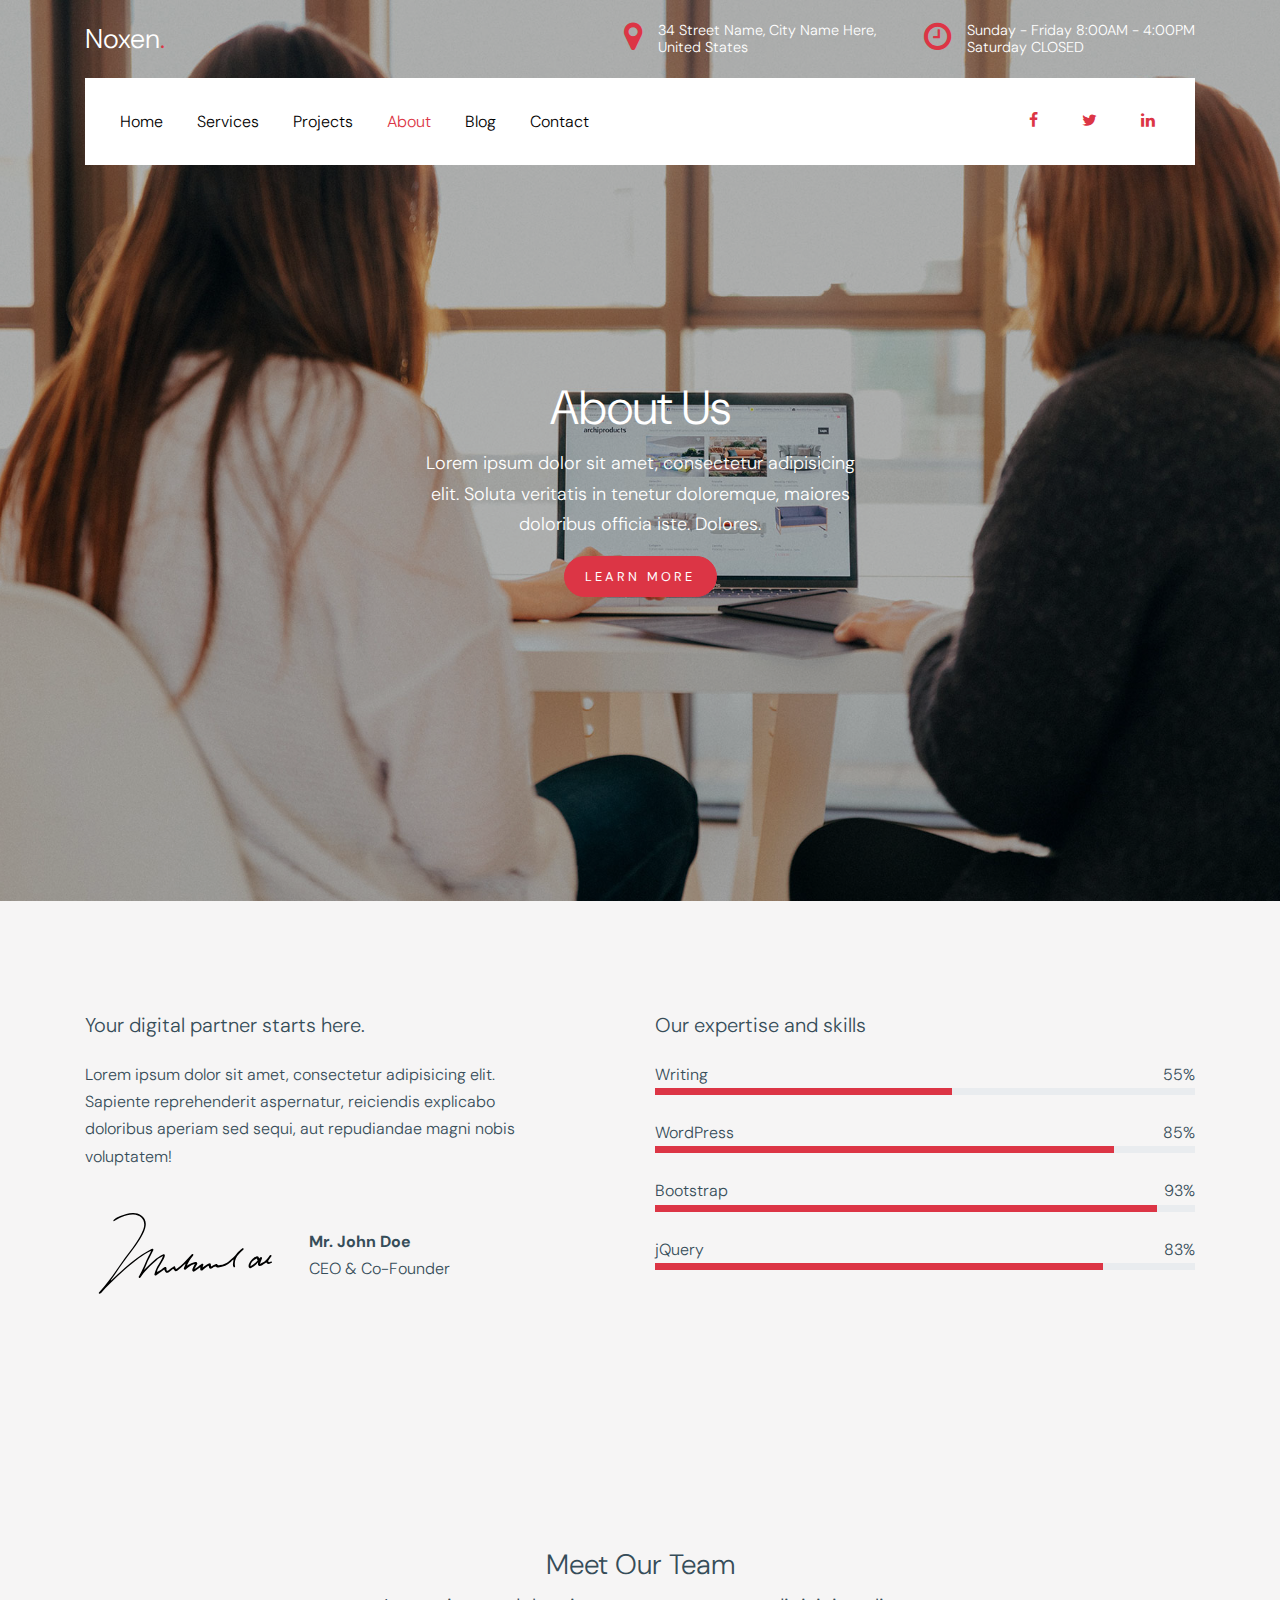
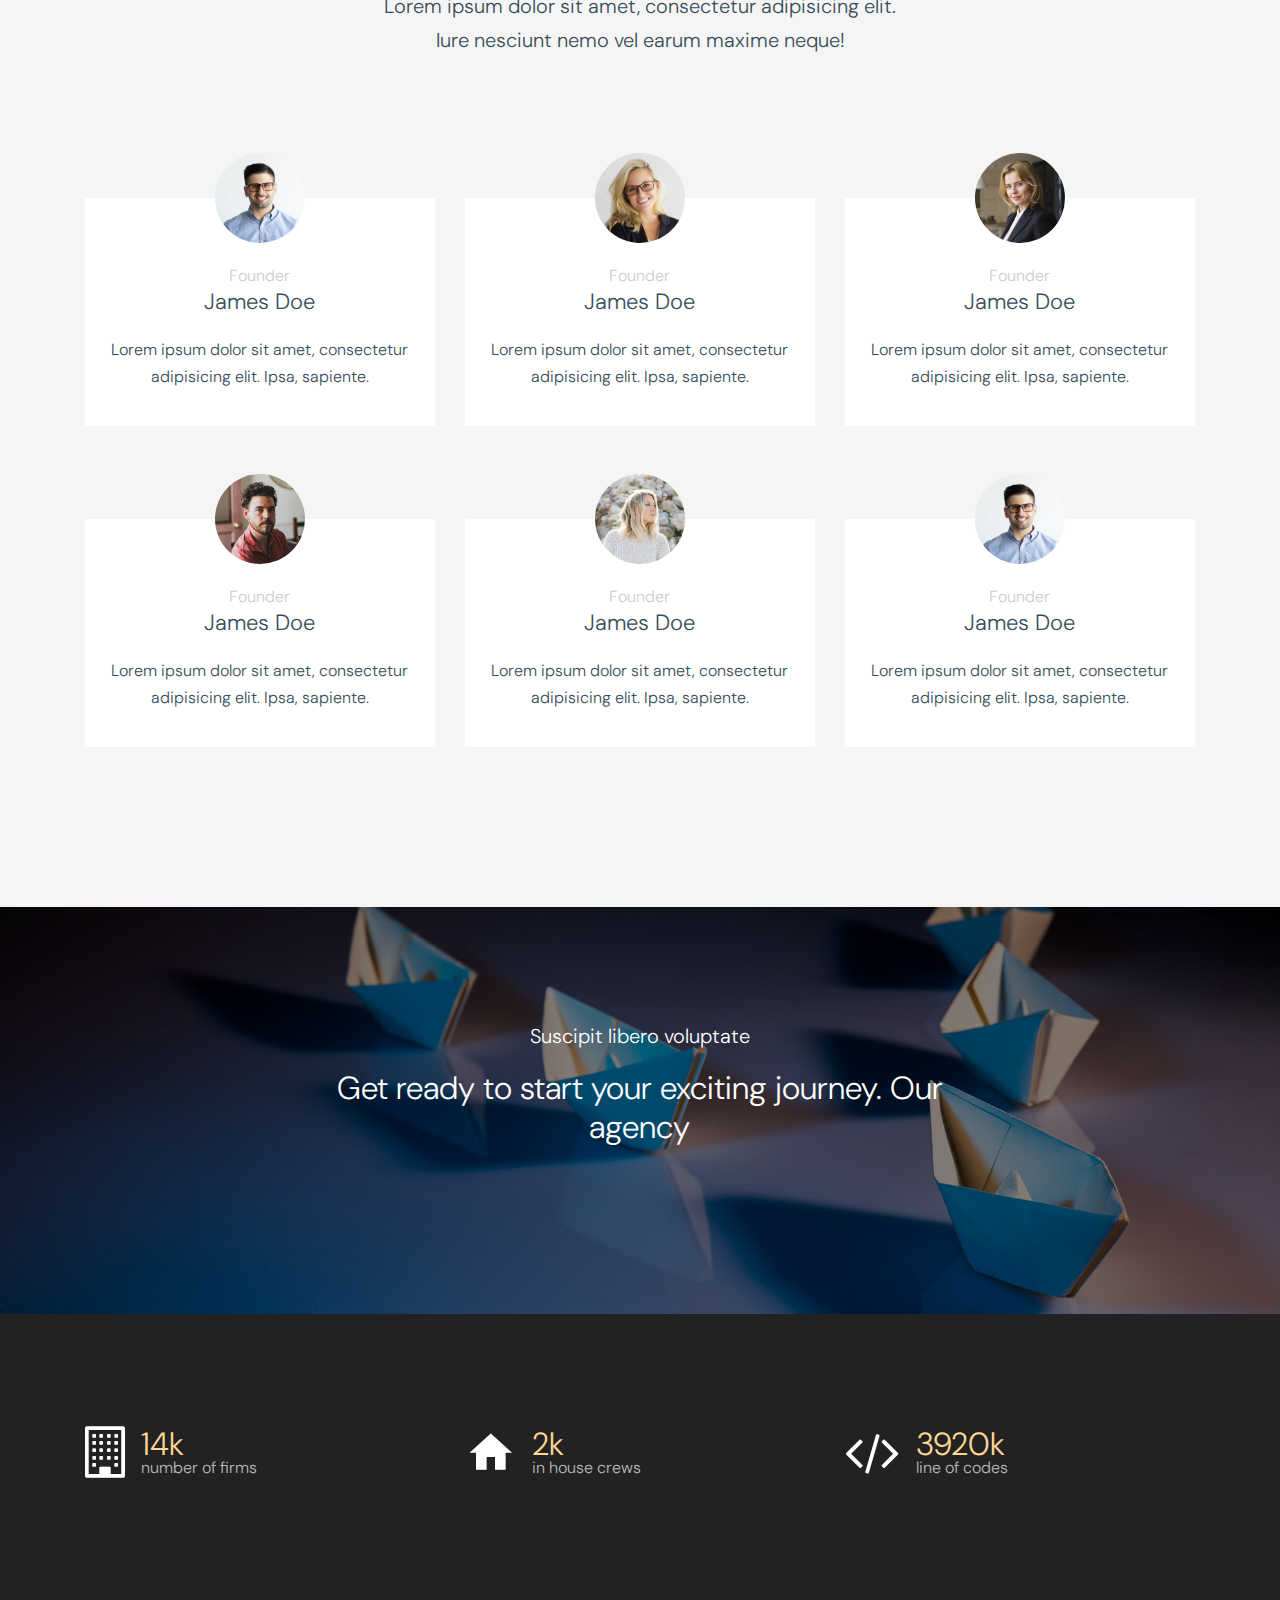
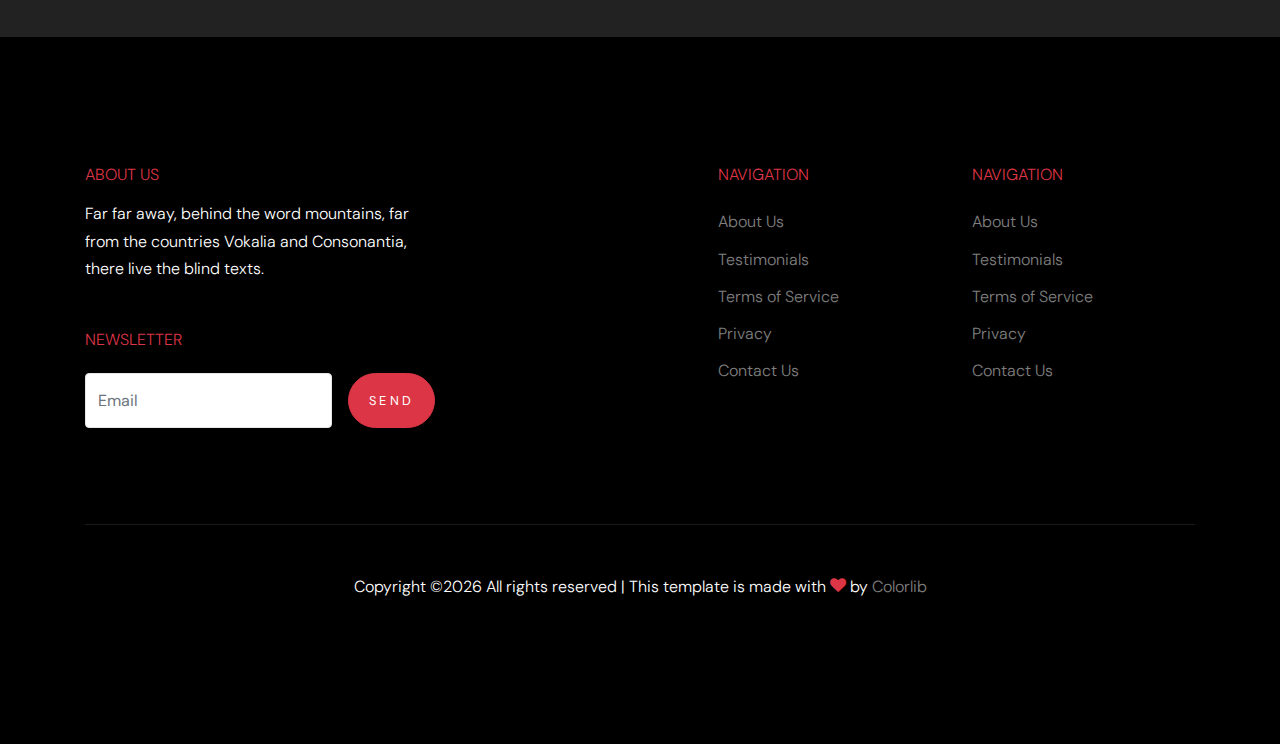
<file: about.html>
<!doctype html>
<html lang="en">

  <head>
    <title>Noxen &mdash; Website Template by Colorlib</title>
    <meta charset="utf-8">
    <meta name="viewport" content="width=device-width, initial-scale=1, shrink-to-fit=no">

    <link href="https://fonts.googleapis.com/css?family=DM+Sans:300,400,700&display=swap" rel="stylesheet">

    <link rel="stylesheet" href="fonts/icomoon/style.css">

    <link rel="stylesheet" href="css/bootstrap.min.css">
    <link rel="stylesheet" href="css/bootstrap-datepicker.css">
    <link rel="stylesheet" href="css/jquery.fancybox.min.css">
    <link rel="stylesheet" href="css/owl.carousel.min.css">
    <link rel="stylesheet" href="css/owl.theme.default.min.css">
    <link rel="stylesheet" href="fonts/flaticon/font/flaticon.css">
    <link rel="stylesheet" href="css/aos.css">

    <!-- MAIN CSS -->
    <link rel="stylesheet" href="css/style.css">

  </head>

  <body data-spy="scroll" data-target=".site-navbar-target" data-offset="300">

    
    <div class="site-wrap" id="home-section">

      <div class="site-mobile-menu site-navbar-target">
        <div class="site-mobile-menu-header">
          <div class="site-mobile-menu-close mt-3">
            <span class="icon-close2 js-menu-toggle"></span>
          </div>
        </div>
        <div class="site-mobile-menu-body"></div>
      </div>



      <header class="site-navbar site-navbar-target" role="banner">

        <div class="container mb-3">
          <div class="d-flex align-items-center">
            <div class="site-logo mr-auto">
              <a href="index.html">Noxen<span class="text-primary">.</span></a>
            </div>
            <div class="site-quick-contact d-none d-lg-flex ml-auto ">
              <div class="d-flex site-info align-items-center mr-5">
                <span class="block-icon mr-3"><span class="icon-map-marker"></span></span>
                <span>34 Street Name, City Name Here, <br> United States</span>
              </div>
              <div class="d-flex site-info align-items-center">
                <span class="block-icon mr-3"><span class="icon-clock-o"></span></span>
                <span>Sunday - Friday 8:00AM - 4:00PM <br> Saturday CLOSED</span>
              </div>
              
            </div>
          </div>
        </div>


        <div class="container">
          <div class="menu-wrap d-flex align-items-center">
            <span class="d-inline-block d-lg-none"><a href="#" class="text-black site-menu-toggle js-menu-toggle py-5"><span class="icon-menu h3 text-black"></span></a></span>

              

              <nav class="site-navigation text-left mr-auto d-none d-lg-block" role="navigation">
                <ul class="site-menu main-menu js-clone-nav mr-auto ">
                  <li><a href="index.html" class="nav-link">Home</a></li>
                  <li><a href="services.html" class="nav-link">Services</a></li>
                  <li><a href="projects.html" class="nav-link">Projects</a></li>
                  <li class="active"><a href="about.html" class="nav-link">About</a></li>
                  <li><a href="blog.html" class="nav-link">Blog</a></li>
                  <li><a href="contact.html" class="nav-link">Contact</a></li>
                </ul>
              </nav>

              <div class="top-social ml-auto">
                <a href="#"><span class="icon-facebook"></span></a>
                <a href="#"><span class="icon-twitter"></span></a>
                <a href="#"><span class="icon-linkedin"></span></a>
              </div>
          </div>
        </div>

       

      </header>

    

    <div class="ftco-blocks-cover-1">
      <div class="site-section-cover overlay" data-stellar-background-ratio="0.5" style="background-image: url('images/hero_1.jpg')">
        <div class="container">
          <div class="row align-items-center justify-content-center text-center">
            <div class="col-md-5 mt-5 pt-5">
              <h1 class="mb-3">About Us</h1>
              <p>Lorem ipsum dolor sit amet, consectetur adipisicing elit. Soluta veritatis in tenetur doloremque, maiores doloribus officia iste. Dolores.</p>
              <p><a href="#" class="btn btn-primary">Learn More</a></p>
            </div>
          </div>
        </div>
      </div>
    </div>


    <div class="site-section bg-light">
      <div class="container">
        <div class="row">
          <div class="col-md-5">
            <h2 class="h5 mb-4">Your digital partner starts here.</h2>
            <p>Lorem ipsum dolor sit amet, consectetur adipisicing elit. Sapiente reprehenderit aspernatur, reiciendis explicabo doloribus aperiam sed sequi, aut repudiandae magni nobis voluptatem!</p>

            <div class="d-flex align-items-center">
              <span class="sign mr-4">
                <img src="images/signature.svg" alt="" class="img-fluid">
              </span>
              <div>
                <span class="d-block font-weight-bold">Mr. John Doe</span>
                <span>CEO &amp; Co-Founder </span>
              </div>
            </div>
          </div>
          <div class="col-md-6 ml-auto">
            <h2 class="h5 mb-4">Our expertise and skills</h2>

            <div class="progress-wrap mb-4">
              <div class="d-flex">
                <span>Writing</span>
                <span class="ml-auto">55%</span>
              </div>
              <div class="progress rounded-0" style="height: 7px;">
                <div class="progress-bar" role="progressbar" style="width: 55%;" aria-valuenow="55" aria-valuemin="0" aria-valuemax="100"></div>
              </div>
            </div>

            <div class="progress-wrap mb-4">
              <div class="d-flex">
                <span>WordPress</span>
                <span class="ml-auto">85%</span>
              </div>
              <div class="progress rounded-0" style="height: 7px;">
                <div class="progress-bar" role="progressbar" style="width: 85%;" aria-valuenow="85" aria-valuemin="0" aria-valuemax="100"></div>
              </div>
            </div>

            <div class="progress-wrap mb-4">
              <div class="d-flex">
                <span>Bootstrap</span>
                <span class="ml-auto">93%</span>
              </div>
              <div class="progress rounded-0" style="height: 7px;">
                <div class="progress-bar" role="progressbar" style="width: 93%;" aria-valuenow="93" aria-valuemin="0" aria-valuemax="100"></div>
              </div>
            </div>

            <div class="progress-wrap mb-4">
              <div class="d-flex">
                <span>jQuery</span>
                <span class="ml-auto">83%</span>
              </div>
              <div class="progress rounded-0" style="height: 7px;">
                <div class="progress-bar" role="progressbar" style="width: 83%;" aria-valuenow="83" aria-valuemin="0" aria-valuemax="100"></div>
              </div>
            </div>

          </div>
        </div>
      </div>
    </div>


    <div class="site-section bg-light">
      <div class="container">
        <div class="row justify-content-center text-center mb-5 section-2-title">
          <div class="col-md-6">
            <h3 class="scissors text-center">Meet Our Team</h3>
            <p class="mb-5 lead">Lorem ipsum dolor sit amet, consectetur adipisicing elit. Iure nesciunt nemo vel earum maxime neque!</p>
          </div>
        </div>
        <div class="row align-items-stretch">

          <div class="col-lg-4 col-md-6 mb-5">
            <div class="post-entry-1 h-100 person-1">
              
                <img src="images/person_1.jpg" alt="Image"
                 class="img-fluid">
            
              <div class="post-entry-1-contents">
                <span class="meta">Founder</span>
                <h2>James Doe</h2>
                <p>Lorem ipsum dolor sit amet, consectetur adipisicing elit. Ipsa, sapiente.</p>
              </div>
            </div>
          </div>
          <div class="col-lg-4 col-md-6 mb-5">
            <div class="post-entry-1 h-100 person-1">
              
                <img src="images/person_2.jpg" alt="Image"
                 class="img-fluid">
            
              <div class="post-entry-1-contents">
                <span class="meta">Founder</span>
                <h2>James Doe</h2>
                <p>Lorem ipsum dolor sit amet, consectetur adipisicing elit. Ipsa, sapiente.</p>
              </div>
            </div>
          </div>

          <div class="col-lg-4 col-md-6 mb-5">
            <div class="post-entry-1 h-100 person-1">
              
                <img src="images/person_3.jpg" alt="Image"
                 class="img-fluid">
            
              <div class="post-entry-1-contents">
                <span class="meta">Founder</span>
                <h2>James Doe</h2>
                <p>Lorem ipsum dolor sit amet, consectetur adipisicing elit. Ipsa, sapiente.</p>
              </div>
            </div>
          </div>

          <div class="col-lg-4 col-md-6 mb-5">
            <div class="post-entry-1 h-100 person-1">
              
                <img src="images/person_4.jpg" alt="Image"
                 class="img-fluid">
            
              <div class="post-entry-1-contents">
                <span class="meta">Founder</span>
                <h2>James Doe</h2>
                <p>Lorem ipsum dolor sit amet, consectetur adipisicing elit. Ipsa, sapiente.</p>
              </div>
            </div>
          </div>

          <div class="col-lg-4 col-md-6 mb-5">
            <div class="post-entry-1 h-100 person-1">
              
                <img src="images/person_5.jpg" alt="Image"
                 class="img-fluid">
            
              <div class="post-entry-1-contents">
                <span class="meta">Founder</span>
                <h2>James Doe</h2>
                <p>Lorem ipsum dolor sit amet, consectetur adipisicing elit. Ipsa, sapiente.</p>
              </div>
            </div>
          </div>

          <div class="col-lg-4 col-md-6 mb-5">
            <div class="post-entry-1 h-100 person-1">
              
                <img src="images/person_1.jpg" alt="Image"
                 class="img-fluid">
            
              <div class="post-entry-1-contents">
                <span class="meta">Founder</span>
                <h2>James Doe</h2>
                <p>Lorem ipsum dolor sit amet, consectetur adipisicing elit. Ipsa, sapiente.</p>
              </div>
            </div>
          </div>


        </div>
      </div>
    </div>


    <div class="site-section section-3" data-stellar-background-ratio="0.5" style="background-image: url('images/hero_2.jpg');">
      <div class="container">
        <div class="row justify-content-center text-center">
          <div class="col-7 text-center mb-5">
            <p class="lead text-white">Suscipit libero voluptate</p>
            <h2 class="text-white">Get ready to start your exciting journey. Our agency</h2>
          </div>
        </div>
        
      </div>
    </div>

    <div class="site-section counter-wrap">
      <div class="container">
        <div class="row">
          <div class="col-md-6 col-lg-4 mb-5">
            <div class="d-flex align-items-center counter">
              <span class="icon-building-o wrap-icon mr-3"></span>
              <div class="text">
                <span class="d-block number">14k</span>
                <span class="caption">number of firms</span>
              </div>
            </div>
          </div>
          <div class="col-md-6 col-lg-4 mb-5">
            <div class="d-flex align-items-center counter">
              <span class="icon-home2 wrap-icon mr-3"></span>
              <div class="text">
                <span class="d-block number">2k</span>
                <span class="caption">in house crews</span>
              </div>
            </div>
          </div>
          <div class="col-md-6 col-lg-4 mb-5">
            <div class="d-flex align-items-center counter">
              <span class="icon-code wrap-icon mr-3"></span>
              <div class="text">
                <span class="d-block number">3920k</span>
                <span class="caption">line of codes</span>
              </div>
            </div>
          </div>
        </div>
      </div>
    </div>

    <footer class="site-footer">
      <div class="container">
        <div class="row">
          <div class="col-lg-4">
            <h2 class="footer-heading mb-3">About Us</h2>
                <p class="mb-5">Far far away, behind the word mountains, far from the countries Vokalia and Consonantia, there live the blind texts. </p>

                <h2 class="footer-heading mb-4">Newsletter</h2>
                <form action="#" class="d-flex" class="subscribe">
                  <input type="text" class="form-control mr-3" placeholder="Email">
                  <input type="submit" value="Send" class="btn btn-primary">
                </form>
          </div>
          <div class="col-lg-8 ml-auto">
            <div class="row">
              <div class="col-lg-4 ml-auto">
                <h2 class="footer-heading mb-4">Navigation</h2>
                <ul class="list-unstyled">
                  <li><a href="#">About Us</a></li>
                  <li><a href="#">Testimonials</a></li>
                  <li><a href="#">Terms of Service</a></li>
                  <li><a href="#">Privacy</a></li>
                  <li><a href="#">Contact Us</a></li>
                </ul>
              </div>
              <div class="col-lg-4">
                <h2 class="footer-heading mb-4">Navigation</h2>
                <ul class="list-unstyled">
                  <li><a href="#">About Us</a></li>
                  <li><a href="#">Testimonials</a></li>
                  <li><a href="#">Terms of Service</a></li>
                  <li><a href="#">Privacy</a></li>
                  <li><a href="#">Contact Us</a></li>
                </ul>
                
              </div>

              
              
            </div>
          </div>
        </div>
        <div class="row pt-5 mt-5 text-center">
          <div class="col-md-12">
            <div class="border-top pt-5">
              <p>
            <!-- Link back to Colorlib can't be removed. Template is licensed under CC BY 3.0. -->
            Copyright &copy;<script>document.write(new Date().getFullYear());</script> All rights reserved | This template is made with <i class="icon-heart text-danger" aria-hidden="true"></i> by <a href="https://colorlib.com" target="_blank" >Colorlib</a>
            <!-- Link back to Colorlib can't be removed. Template is licensed under CC BY 3.0. -->
            </p>
            </div>
          </div>

        </div>
      </div>
    </footer>

    </div>

    <script src="js/jquery-3.3.1.min.js"></script>
    <script src="js/jquery-migrate-3.0.0.js"></script>
    <script src="js/popper.min.js"></script>
    <script src="js/bootstrap.min.js"></script>
    <script src="js/owl.carousel.min.js"></script>
    <script src="js/jquery.sticky.js"></script>
    <script src="js/jquery.waypoints.min.js"></script>
    <script src="js/jquery.animateNumber.min.js"></script>
    <script src="js/jquery.fancybox.min.js"></script>
    <script src="js/jquery.stellar.min.js"></script>
    <script src="js/jquery.easing.1.3.js"></script>
    <script src="js/bootstrap-datepicker.min.js"></script>
    <script src="js/aos.js"></script>

    <script src="js/main.js"></script>

  </body>

</html>
</file>
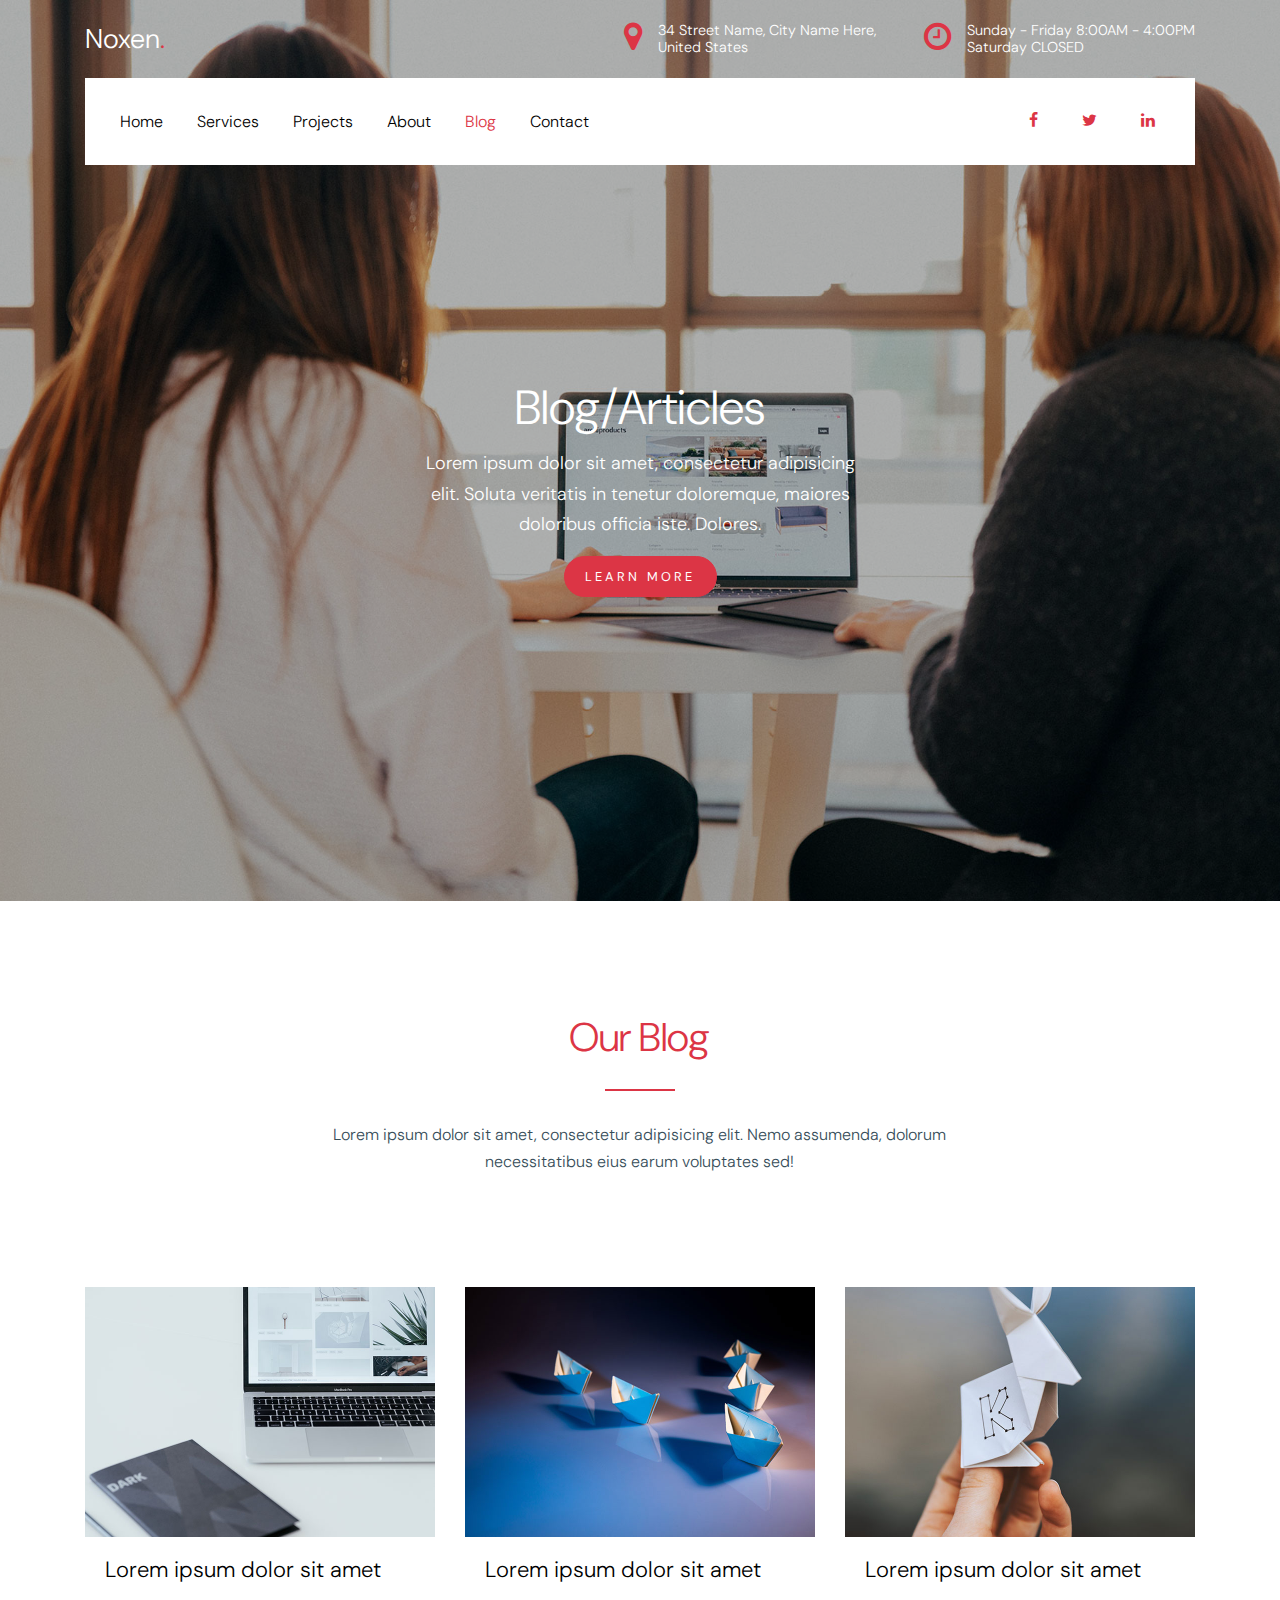
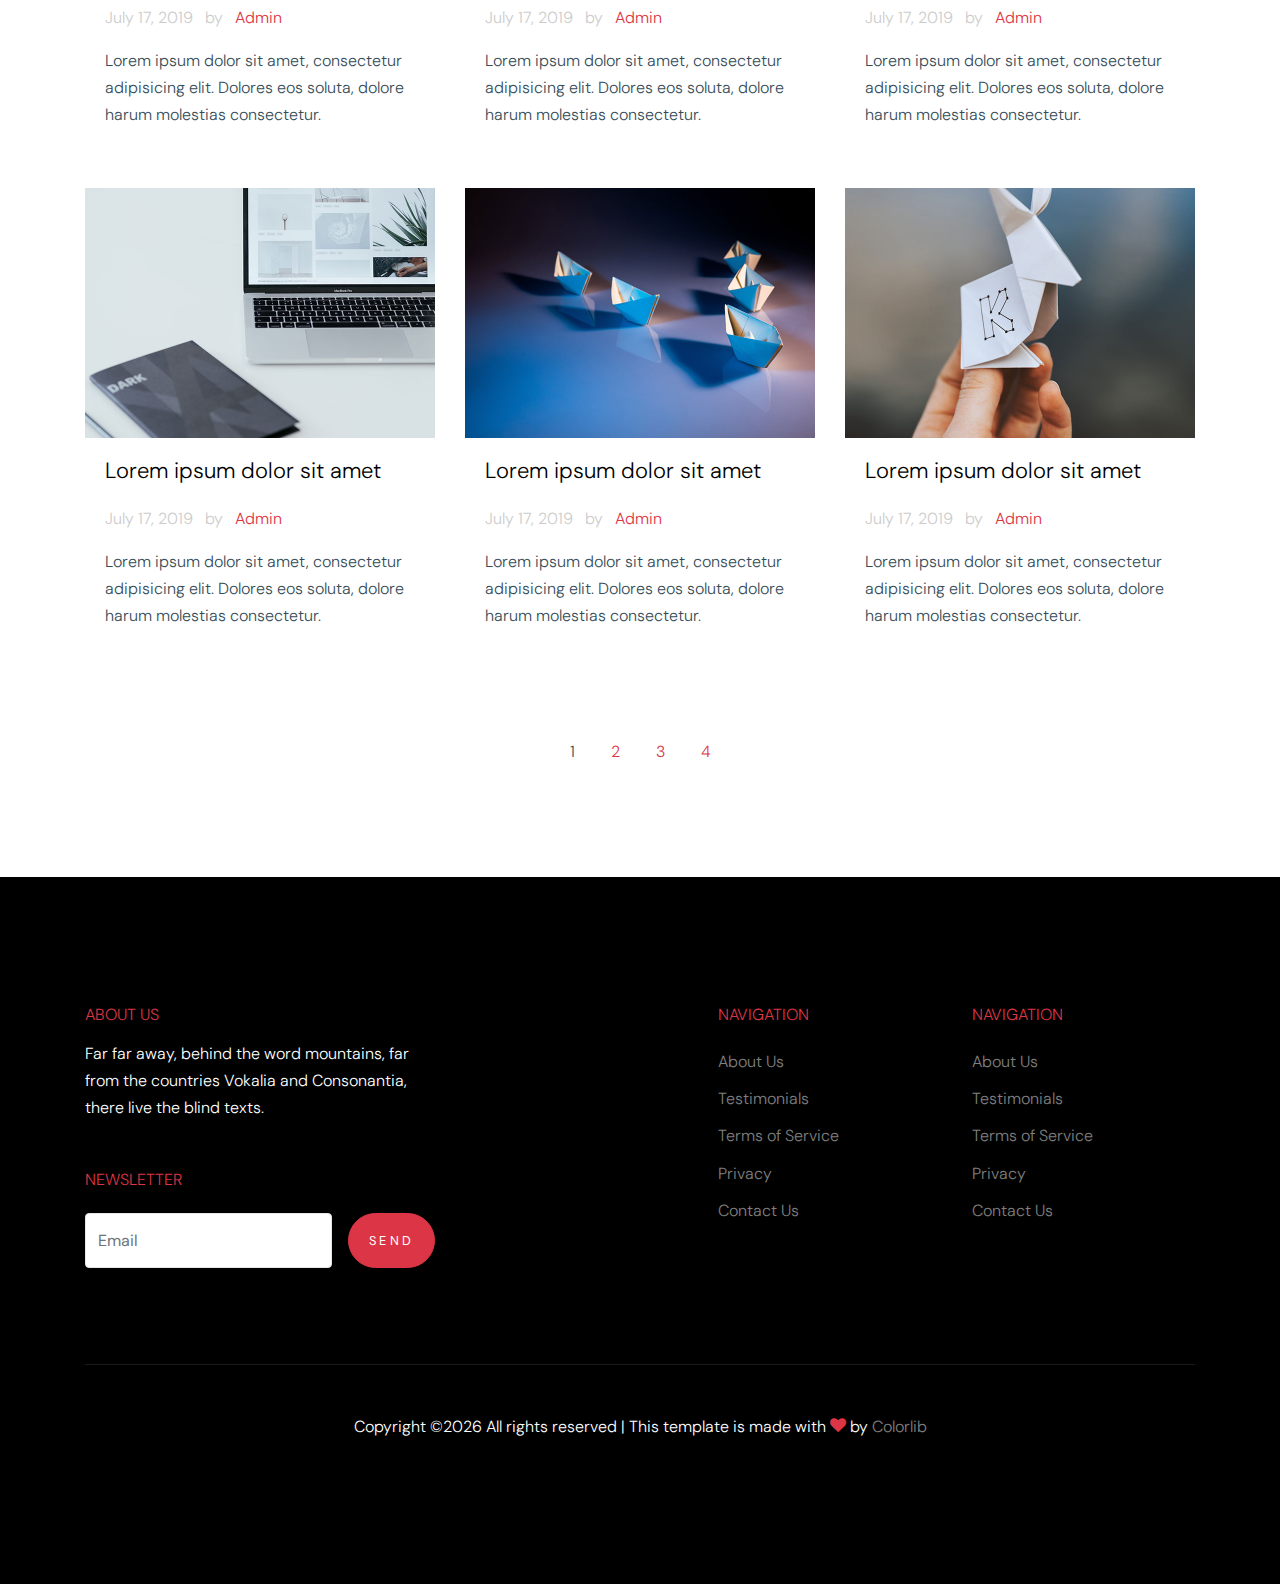
<file: blog.html>
<!doctype html>
<html lang="en">

  <head>
    <title>Noxen &mdash; Website Template by Colorlib</title>
    <meta charset="utf-8">
    <meta name="viewport" content="width=device-width, initial-scale=1, shrink-to-fit=no">

    <link href="https://fonts.googleapis.com/css?family=DM+Sans:300,400,700&display=swap" rel="stylesheet">

    <link rel="stylesheet" href="fonts/icomoon/style.css">

    <link rel="stylesheet" href="css/bootstrap.min.css">
    <link rel="stylesheet" href="css/bootstrap-datepicker.css">
    <link rel="stylesheet" href="css/jquery.fancybox.min.css">
    <link rel="stylesheet" href="css/owl.carousel.min.css">
    <link rel="stylesheet" href="css/owl.theme.default.min.css">
    <link rel="stylesheet" href="fonts/flaticon/font/flaticon.css">
    <link rel="stylesheet" href="css/aos.css">

    <!-- MAIN CSS -->
    <link rel="stylesheet" href="css/style.css">

  </head>

  <body data-spy="scroll" data-target=".site-navbar-target" data-offset="300">

    
    <div class="site-wrap" id="home-section">

      <div class="site-mobile-menu site-navbar-target">
        <div class="site-mobile-menu-header">
          <div class="site-mobile-menu-close mt-3">
            <span class="icon-close2 js-menu-toggle"></span>
          </div>
        </div>
        <div class="site-mobile-menu-body"></div>
      </div>



      <header class="site-navbar site-navbar-target" role="banner">

        <div class="container mb-3">
          <div class="d-flex align-items-center">
            <div class="site-logo mr-auto">
              <a href="index.html">Noxen<span class="text-primary">.</span></a>
            </div>
            <div class="site-quick-contact d-none d-lg-flex ml-auto ">
              <div class="d-flex site-info align-items-center mr-5">
                <span class="block-icon mr-3"><span class="icon-map-marker"></span></span>
                <span>34 Street Name, City Name Here, <br> United States</span>
              </div>
              <div class="d-flex site-info align-items-center">
                <span class="block-icon mr-3"><span class="icon-clock-o"></span></span>
                <span>Sunday - Friday 8:00AM - 4:00PM <br> Saturday CLOSED</span>
              </div>
              
            </div>
          </div>
        </div>


        <div class="container">
          <div class="menu-wrap d-flex align-items-center">
            <span class="d-inline-block d-lg-none"><a href="#" class="text-black site-menu-toggle js-menu-toggle py-5"><span class="icon-menu h3 text-black"></span></a></span>

              

              <nav class="site-navigation text-left mr-auto d-none d-lg-block" role="navigation">
                <ul class="site-menu main-menu js-clone-nav mr-auto ">
                  <li><a href="index.html" class="nav-link">Home</a></li>
                  <li><a href="services.html" class="nav-link">Services</a></li>
                  <li><a href="projects.html" class="nav-link">Projects</a></li>
                  <li><a href="about.html" class="nav-link">About</a></li>
                  <li class="active"><a href="blog.html" class="nav-link">Blog</a></li>
                  <li><a href="contact.html" class="nav-link">Contact</a></li>
                </ul>
              </nav>

              <div class="top-social ml-auto">
                <a href="#"><span class="icon-facebook"></span></a>
                <a href="#"><span class="icon-twitter"></span></a>
                <a href="#"><span class="icon-linkedin"></span></a>
              </div>
          </div>
        </div>

       

      </header>

    

    <div class="ftco-blocks-cover-1">
      <div class="site-section-cover overlay" data-stellar-background-ratio="0.5" style="background-image: url('images/hero_1.jpg')">
        <div class="container">
          <div class="row align-items-center justify-content-center text-center">
            <div class="col-md-5 mt-5 pt-5">
              <h1 class="mb-3">Blog/Articles</h1>
              <p>Lorem ipsum dolor sit amet, consectetur adipisicing elit. Soluta veritatis in tenetur doloremque, maiores doloribus officia iste. Dolores.</p>
              <p><a href="#" class="btn btn-primary">Learn More</a></p>
            </div>
          </div>
        </div>
      </div>
    </div>


    <div class="site-section bg-white">
      <div class="container">
        <div class="row justify-content-center text-center mb-5">
          <div class="col-7 text-center mb-5">
            <h2 class="section-heading text-center">Our Blog</h2>
            <p>Lorem ipsum dolor sit amet, consectetur adipisicing elit. Nemo assumenda, dolorum necessitatibus eius earum voluptates sed!</p>
          </div>
        </div>

        <div class="row">
          <div class="col-lg-4 col-md-6 mb-4">
            <div class="post-entry-1 h-100">
              <a href="single.html">
                <img src="images/img_1.jpg" alt="Image"
                 class="img-fluid">
              </a>
              <div class="post-entry-1-contents">
                
                <h2><a href="single.html">Lorem ipsum dolor sit amet</a></h2>
                <span class="meta d-inline-block mb-3">July 17, 2019 <span class="mx-2">by</span> <a href="#">Admin</a></span>
                <p>Lorem ipsum dolor sit amet, consectetur adipisicing elit. Dolores eos soluta, dolore harum molestias consectetur.</p>
              </div>
            </div>
          </div>
          <div class="col-lg-4 col-md-6 mb-4">
            <div class="post-entry-1 h-100">
              <a href="single.html">
                <img src="images/img_2.jpg" alt="Image"
                 class="img-fluid">
              </a>
              <div class="post-entry-1-contents">
                
                <h2><a href="single.html">Lorem ipsum dolor sit amet</a></h2>
                <span class="meta d-inline-block mb-3">July 17, 2019 <span class="mx-2">by</span> <a href="#">Admin</a></span>
                <p>Lorem ipsum dolor sit amet, consectetur adipisicing elit. Dolores eos soluta, dolore harum molestias consectetur.</p>
              </div>
            </div>
          </div>

          <div class="col-lg-4 col-md-6 mb-4">
            <div class="post-entry-1 h-100">
              <a href="single.html">
                <img src="images/img_3.jpg" alt="Image"
                 class="img-fluid">
              </a>
              <div class="post-entry-1-contents">
                
                <h2><a href="single.html">Lorem ipsum dolor sit amet</a></h2>
                <span class="meta d-inline-block mb-3">July 17, 2019 <span class="mx-2">by</span> <a href="#">Admin</a></span>
                <p>Lorem ipsum dolor sit amet, consectetur adipisicing elit. Dolores eos soluta, dolore harum molestias consectetur.</p>
              </div>
            </div>
          </div>


          <div class="col-lg-4 col-md-6 mb-4">
            <div class="post-entry-1 h-100">
              <a href="single.html">
                <img src="images/img_1.jpg" alt="Image"
                 class="img-fluid">
              </a>
              <div class="post-entry-1-contents">
                
                <h2><a href="single.html">Lorem ipsum dolor sit amet</a></h2>
                <span class="meta d-inline-block mb-3">July 17, 2019 <span class="mx-2">by</span> <a href="#">Admin</a></span>
                <p>Lorem ipsum dolor sit amet, consectetur adipisicing elit. Dolores eos soluta, dolore harum molestias consectetur.</p>
              </div>
            </div>
          </div>
          <div class="col-lg-4 col-md-6 mb-4">
            <div class="post-entry-1 h-100">
              <a href="single.html">
                <img src="images/img_2.jpg" alt="Image"
                 class="img-fluid">
              </a>
              <div class="post-entry-1-contents">
                
                <h2><a href="single.html">Lorem ipsum dolor sit amet</a></h2>
                <span class="meta d-inline-block mb-3">July 17, 2019 <span class="mx-2">by</span> <a href="#">Admin</a></span>
                <p>Lorem ipsum dolor sit amet, consectetur adipisicing elit. Dolores eos soluta, dolore harum molestias consectetur.</p>
              </div>
            </div>
          </div>

          <div class="col-lg-4 col-md-6 mb-4">
            <div class="post-entry-1 h-100">
              <a href="single.html">
                <img src="images/img_3.jpg" alt="Image"
                 class="img-fluid">
              </a>
              <div class="post-entry-1-contents">
                
                <h2><a href="single.html">Lorem ipsum dolor sit amet</a></h2>
                <span class="meta d-inline-block mb-3">July 17, 2019 <span class="mx-2">by</span> <a href="#">Admin</a></span>
                <p>Lorem ipsum dolor sit amet, consectetur adipisicing elit. Dolores eos soluta, dolore harum molestias consectetur.</p>
              </div>
            </div>
          </div>

          <div class="col-12 mt-5 text-center">
            <span class="p-3">1</span>
            <a href="#" class="p-3">2</a>
            <a href="#" class="p-3">3</a>
            <a href="#" class="p-3">4</a>
          </div>
          
        </div>
      </div>
    </div>

    <footer class="site-footer">
      <div class="container">
        <div class="row">
          <div class="col-lg-4">
            <h2 class="footer-heading mb-3">About Us</h2>
                <p class="mb-5">Far far away, behind the word mountains, far from the countries Vokalia and Consonantia, there live the blind texts. </p>

                <h2 class="footer-heading mb-4">Newsletter</h2>
                <form action="#" class="d-flex" class="subscribe">
                  <input type="text" class="form-control mr-3" placeholder="Email">
                  <input type="submit" value="Send" class="btn btn-primary">
                </form>
          </div>
          <div class="col-lg-8 ml-auto">
            <div class="row">
              <div class="col-lg-4 ml-auto">
                <h2 class="footer-heading mb-4">Navigation</h2>
                <ul class="list-unstyled">
                  <li><a href="#">About Us</a></li>
                  <li><a href="#">Testimonials</a></li>
                  <li><a href="#">Terms of Service</a></li>
                  <li><a href="#">Privacy</a></li>
                  <li><a href="#">Contact Us</a></li>
                </ul>
              </div>
              <div class="col-lg-4">
                <h2 class="footer-heading mb-4">Navigation</h2>
                <ul class="list-unstyled">
                  <li><a href="#">About Us</a></li>
                  <li><a href="#">Testimonials</a></li>
                  <li><a href="#">Terms of Service</a></li>
                  <li><a href="#">Privacy</a></li>
                  <li><a href="#">Contact Us</a></li>
                </ul>
                
              </div>

              
              
            </div>
          </div>
        </div>
        <div class="row pt-5 mt-5 text-center">
          <div class="col-md-12">
            <div class="border-top pt-5">
              <p>
            <!-- Link back to Colorlib can't be removed. Template is licensed under CC BY 3.0. -->
            Copyright &copy;<script>document.write(new Date().getFullYear());</script> All rights reserved | This template is made with <i class="icon-heart text-danger" aria-hidden="true"></i> by <a href="https://colorlib.com" target="_blank" >Colorlib</a>
            <!-- Link back to Colorlib can't be removed. Template is licensed under CC BY 3.0. -->
            </p>
            </div>
          </div>

        </div>
      </div>
    </footer>

    </div>

    <script src="js/jquery-3.3.1.min.js"></script>
    <script src="js/jquery-migrate-3.0.0.js"></script>
    <script src="js/popper.min.js"></script>
    <script src="js/bootstrap.min.js"></script>
    <script src="js/owl.carousel.min.js"></script>
    <script src="js/jquery.sticky.js"></script>
    <script src="js/jquery.waypoints.min.js"></script>
    <script src="js/jquery.animateNumber.min.js"></script>
    <script src="js/jquery.fancybox.min.js"></script>
    <script src="js/jquery.stellar.min.js"></script>
    <script src="js/jquery.easing.1.3.js"></script>
    <script src="js/bootstrap-datepicker.min.js"></script>
    <script src="js/aos.js"></script>

    <script src="js/main.js"></script>

  </body>

</html>
</file>
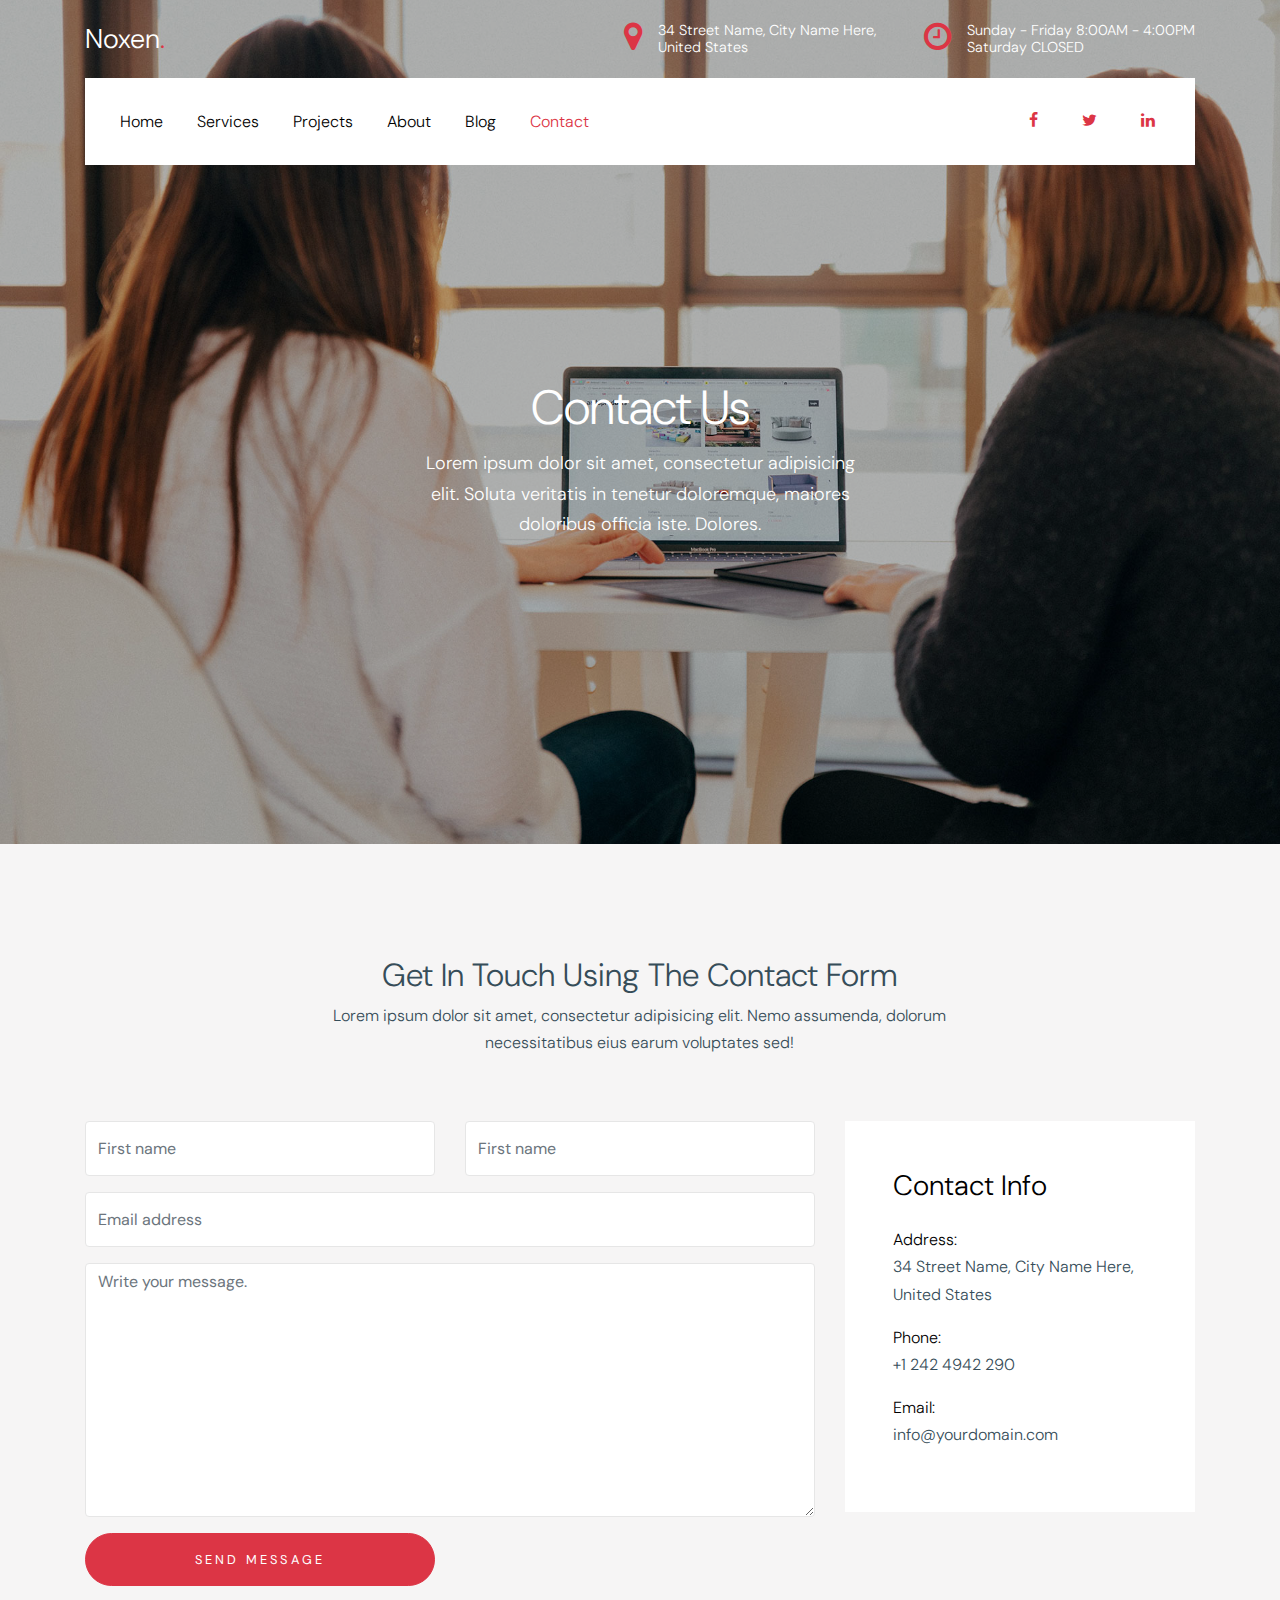
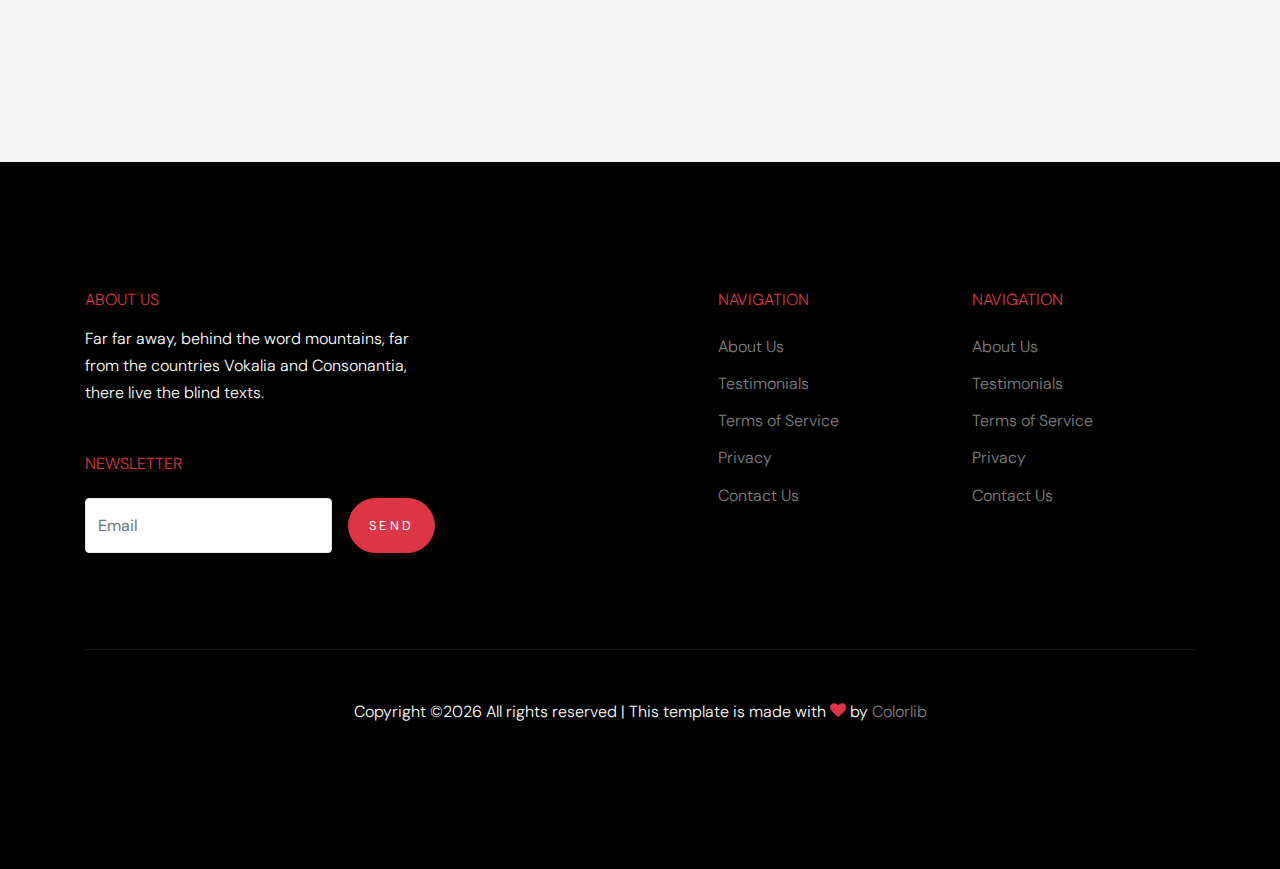
<file: contact.html>
<!doctype html>
<html lang="en">

  <head>
    <title>Noxen &mdash; Website Template by Colorlib</title>
    <meta charset="utf-8">
    <meta name="viewport" content="width=device-width, initial-scale=1, shrink-to-fit=no">

    <link href="https://fonts.googleapis.com/css?family=DM+Sans:300,400,700&display=swap" rel="stylesheet">

    <link rel="stylesheet" href="fonts/icomoon/style.css">

    <link rel="stylesheet" href="css/bootstrap.min.css">
    <link rel="stylesheet" href="css/bootstrap-datepicker.css">
    <link rel="stylesheet" href="css/jquery.fancybox.min.css">
    <link rel="stylesheet" href="css/owl.carousel.min.css">
    <link rel="stylesheet" href="css/owl.theme.default.min.css">
    <link rel="stylesheet" href="fonts/flaticon/font/flaticon.css">
    <link rel="stylesheet" href="css/aos.css">

    <!-- MAIN CSS -->
    <link rel="stylesheet" href="css/style.css">

  </head>

  <body data-spy="scroll" data-target=".site-navbar-target" data-offset="300">

    
    <div class="site-wrap" id="home-section">

      <div class="site-mobile-menu site-navbar-target">
        <div class="site-mobile-menu-header">
          <div class="site-mobile-menu-close mt-3">
            <span class="icon-close2 js-menu-toggle"></span>
          </div>
        </div>
        <div class="site-mobile-menu-body"></div>
      </div>



      <header class="site-navbar site-navbar-target" role="banner">

        <div class="container mb-3">
          <div class="d-flex align-items-center">
            <div class="site-logo mr-auto">
              <a href="index.html">Noxen<span class="text-primary">.</span></a>
            </div>
            <div class="site-quick-contact d-none d-lg-flex ml-auto ">
              <div class="d-flex site-info align-items-center mr-5">
                <span class="block-icon mr-3"><span class="icon-map-marker"></span></span>
                <span>34 Street Name, City Name Here, <br> United States</span>
              </div>
              <div class="d-flex site-info align-items-center">
                <span class="block-icon mr-3"><span class="icon-clock-o"></span></span>
                <span>Sunday - Friday 8:00AM - 4:00PM <br> Saturday CLOSED</span>
              </div>
              
            </div>
          </div>
        </div>


        <div class="container">
          <div class="menu-wrap d-flex align-items-center">
            <span class="d-inline-block d-lg-none"><a href="#" class="text-black site-menu-toggle js-menu-toggle py-5"><span class="icon-menu h3 text-black"></span></a></span>

              

              <nav class="site-navigation text-left mr-auto d-none d-lg-block" role="navigation">
                <ul class="site-menu main-menu js-clone-nav mr-auto ">
                  <li><a href="index.html" class="nav-link">Home</a></li>
                  <li><a href="services.html" class="nav-link">Services</a></li>
                  <li><a href="projects.html" class="nav-link">Projects</a></li>
                  <li><a href="about.html" class="nav-link">About</a></li>
                  <li><a href="blog.html" class="nav-link">Blog</a></li>
                  <li class="active"><a href="contact.html" class="nav-link">Contact</a></li>
                </ul>
              </nav>

              <div class="top-social ml-auto">
                <a href="#"><span class="icon-facebook"></span></a>
                <a href="#"><span class="icon-twitter"></span></a>
                <a href="#"><span class="icon-linkedin"></span></a>
              </div>
          </div>
        </div>

       

      </header>

    

    <div class="ftco-blocks-cover-1">
      <div class="site-section-cover overlay" data-stellar-background-ratio="0.5" style="background-image: url('images/hero_1.jpg')">
        <div class="container">
          <div class="row align-items-center justify-content-center text-center">
            <div class="col-md-5 mt-5 pt-5">
              <h1 class="mb-3">Contact Us</h1>
              <p>Lorem ipsum dolor sit amet, consectetur adipisicing elit. Soluta veritatis in tenetur doloremque, maiores doloribus officia iste. Dolores.</p>
            </div>
          </div>
        </div>
      </div>
    </div>


    <div class="site-section bg-light" id="contact-section">
      <div class="container">
        <div class="row justify-content-center text-center">
        <div class="col-7 text-center mb-5">
          <h2>Get In Touch Using The Contact Form</h2>
          <p>Lorem ipsum dolor sit amet, consectetur adipisicing elit. Nemo assumenda, dolorum necessitatibus eius earum voluptates sed!</p>
        </div>
      </div>
        <div class="row">
          <div class="col-lg-8 mb-5" >
            <form action="#" method="post">
              <div class="form-group row">
                <div class="col-md-6 mb-4 mb-lg-0">
                  <input type="text" class="form-control" placeholder="First name">
                </div>
                <div class="col-md-6">
                  <input type="text" class="form-control" placeholder="First name">
                </div>
              </div>

              <div class="form-group row">
                <div class="col-md-12">
                  <input type="text" class="form-control" placeholder="Email address">
                </div>
              </div>

              <div class="form-group row">
                <div class="col-md-12">
                  <textarea name="" id="" class="form-control" placeholder="Write your message." cols="30" rows="10"></textarea>
                </div>
              </div>
              <div class="form-group row">
                <div class="col-md-6 mr-auto">
                  <input type="submit" class="btn btn-block btn-primary text-white py-3 px-5" value="Send Message">
                </div>
              </div>
            </form>
          </div>
          <div class="col-lg-4 ml-auto">
            <div class="bg-white p-3 p-md-5">
              <h3 class="text-black mb-4">Contact Info</h3>
              <ul class="list-unstyled footer-link">
                <li class="d-block mb-3">
                  <span class="d-block text-black">Address:</span>
                  <span>34 Street Name, City Name Here, United States</span></li>
                <li class="d-block mb-3"><span class="d-block text-black">Phone:</span><span>+1 242 4942 290</span></li>
                <li class="d-block mb-3"><span class="d-block text-black">Email:</span><span>info@yourdomain.com</span></li>
              </ul>
            </div>
          </div>
        </div>
      </div>
    </div>

    <footer class="site-footer">
      <div class="container">
        <div class="row">
          <div class="col-lg-4">
            <h2 class="footer-heading mb-3">About Us</h2>
                <p class="mb-5">Far far away, behind the word mountains, far from the countries Vokalia and Consonantia, there live the blind texts. </p>

                <h2 class="footer-heading mb-4">Newsletter</h2>
                <form action="#" class="d-flex" class="subscribe">
                  <input type="text" class="form-control mr-3" placeholder="Email">
                  <input type="submit" value="Send" class="btn btn-primary">
                </form>
          </div>
          <div class="col-lg-8 ml-auto">
            <div class="row">
              <div class="col-lg-4 ml-auto">
                <h2 class="footer-heading mb-4">Navigation</h2>
                <ul class="list-unstyled">
                  <li><a href="#">About Us</a></li>
                  <li><a href="#">Testimonials</a></li>
                  <li><a href="#">Terms of Service</a></li>
                  <li><a href="#">Privacy</a></li>
                  <li><a href="#">Contact Us</a></li>
                </ul>
              </div>
              <div class="col-lg-4">
                <h2 class="footer-heading mb-4">Navigation</h2>
                <ul class="list-unstyled">
                  <li><a href="#">About Us</a></li>
                  <li><a href="#">Testimonials</a></li>
                  <li><a href="#">Terms of Service</a></li>
                  <li><a href="#">Privacy</a></li>
                  <li><a href="#">Contact Us</a></li>
                </ul>
                
              </div>

              
              
            </div>
          </div>
        </div>
        <div class="row pt-5 mt-5 text-center">
          <div class="col-md-12">
            <div class="border-top pt-5">
              <p>
            <!-- Link back to Colorlib can't be removed. Template is licensed under CC BY 3.0. -->
            Copyright &copy;<script>document.write(new Date().getFullYear());</script> All rights reserved | This template is made with <i class="icon-heart text-danger" aria-hidden="true"></i> by <a href="https://colorlib.com" target="_blank" >Colorlib</a>
            <!-- Link back to Colorlib can't be removed. Template is licensed under CC BY 3.0. -->
            </p>
            </div>
          </div>

        </div>
      </div>
    </footer>

    </div>

    <script src="js/jquery-3.3.1.min.js"></script>
    <script src="js/jquery-migrate-3.0.0.js"></script>
    <script src="js/popper.min.js"></script>
    <script src="js/bootstrap.min.js"></script>
    <script src="js/owl.carousel.min.js"></script>
    <script src="js/jquery.sticky.js"></script>
    <script src="js/jquery.waypoints.min.js"></script>
    <script src="js/jquery.animateNumber.min.js"></script>
    <script src="js/jquery.fancybox.min.js"></script>
    <script src="js/jquery.stellar.min.js"></script>
    <script src="js/jquery.easing.1.3.js"></script>
    <script src="js/bootstrap-datepicker.min.js"></script>
    <script src="js/aos.js"></script>

    <script src="js/main.js"></script>

  </body>

</html>
</file>
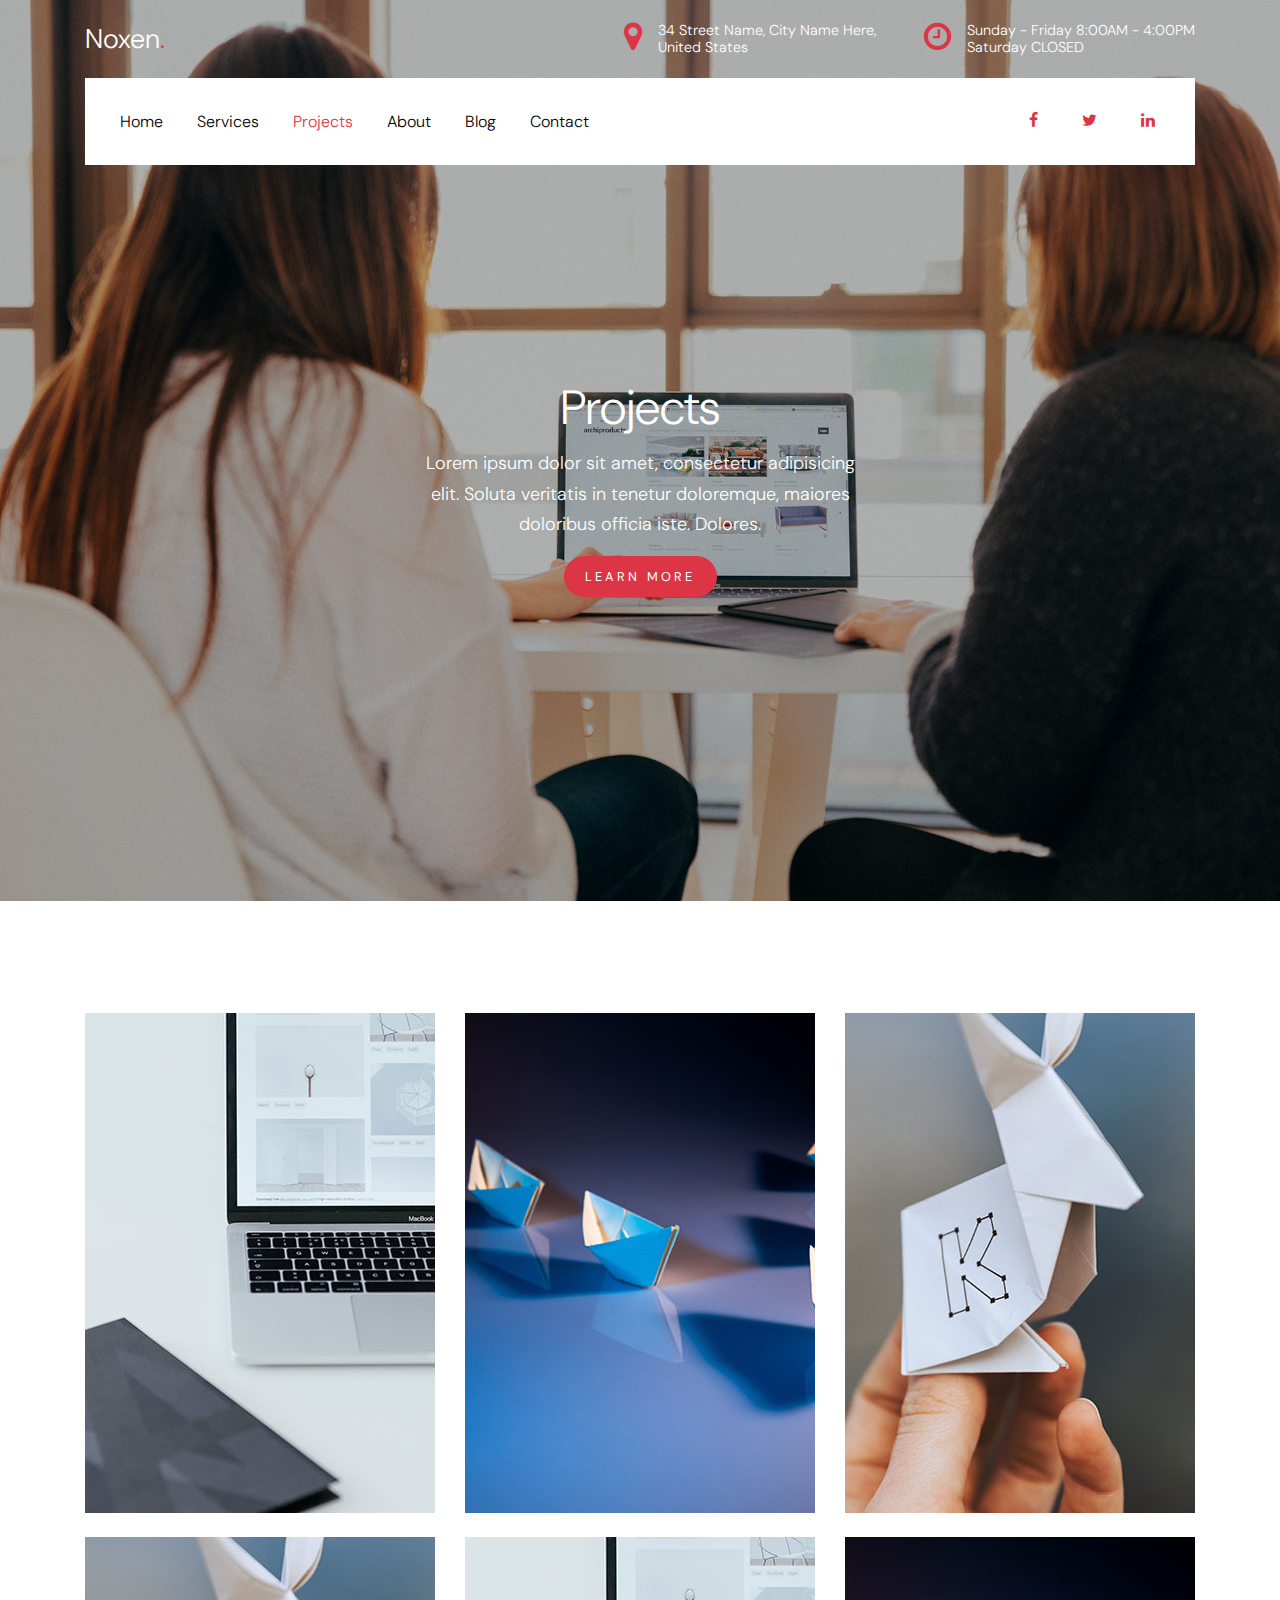
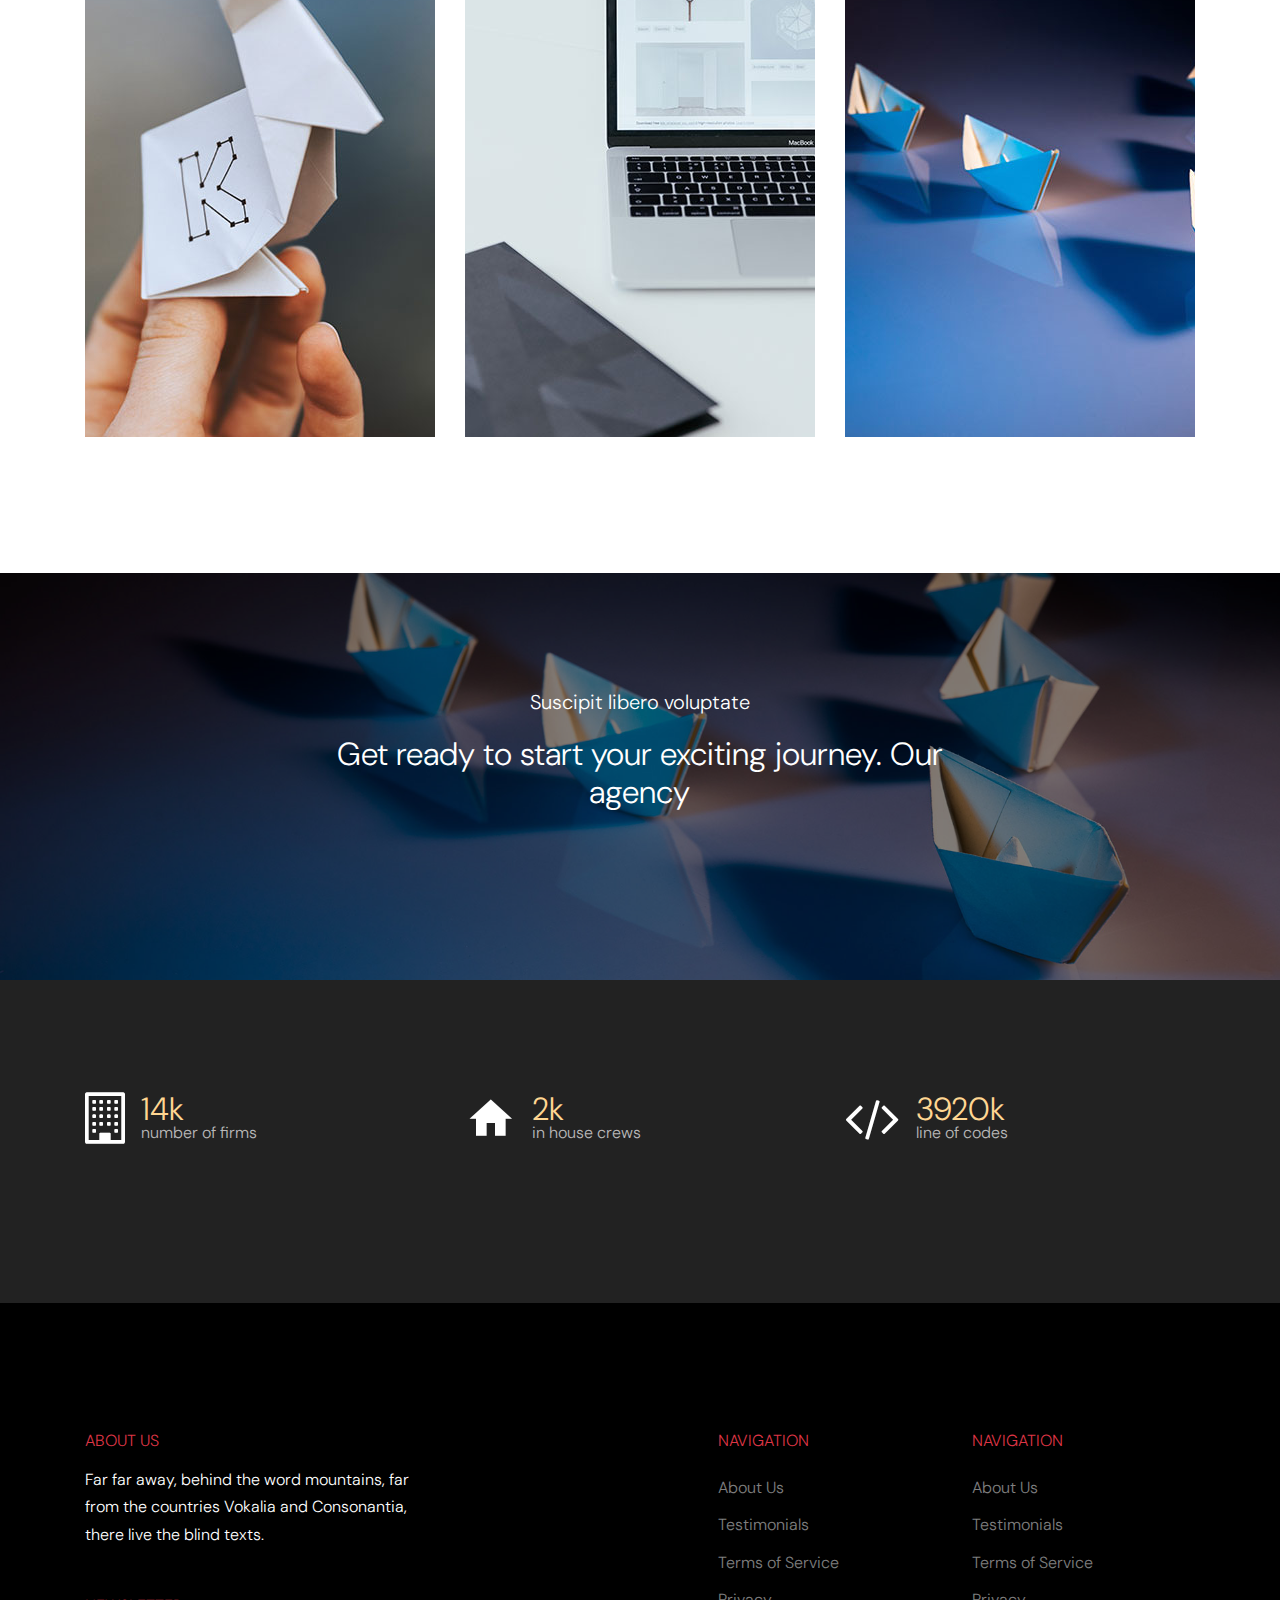
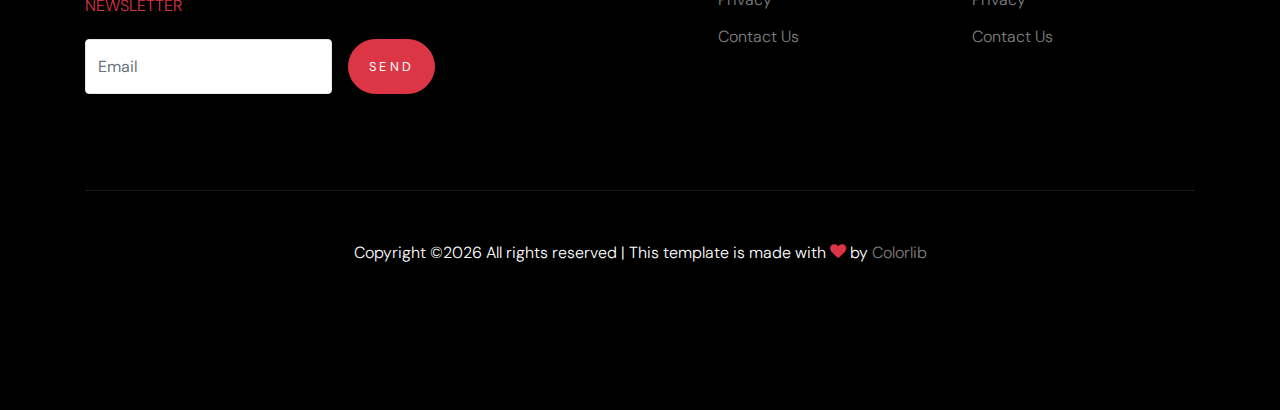
<file: projects.html>
<!doctype html>
<html lang="en">

  <head>
    <title>Noxen &mdash; Website Template by Colorlib</title>
    <meta charset="utf-8">
    <meta name="viewport" content="width=device-width, initial-scale=1, shrink-to-fit=no">

    <link href="https://fonts.googleapis.com/css?family=DM+Sans:300,400,700&display=swap" rel="stylesheet">

    <link rel="stylesheet" href="fonts/icomoon/style.css">

    <link rel="stylesheet" href="css/bootstrap.min.css">
    <link rel="stylesheet" href="css/bootstrap-datepicker.css">
    <link rel="stylesheet" href="css/jquery.fancybox.min.css">
    <link rel="stylesheet" href="css/owl.carousel.min.css">
    <link rel="stylesheet" href="css/owl.theme.default.min.css">
    <link rel="stylesheet" href="fonts/flaticon/font/flaticon.css">
    <link rel="stylesheet" href="css/aos.css">

    <!-- MAIN CSS -->
    <link rel="stylesheet" href="css/style.css">

  </head>

  <body data-spy="scroll" data-target=".site-navbar-target" data-offset="300">

    
    <div class="site-wrap" id="home-section">

      <div class="site-mobile-menu site-navbar-target">
        <div class="site-mobile-menu-header">
          <div class="site-mobile-menu-close mt-3">
            <span class="icon-close2 js-menu-toggle"></span>
          </div>
        </div>
        <div class="site-mobile-menu-body"></div>
      </div>



      <header class="site-navbar site-navbar-target" role="banner">

        <div class="container mb-3">
          <div class="d-flex align-items-center">
            <div class="site-logo mr-auto">
              <a href="index.html">Noxen<span class="text-primary">.</span></a>
            </div>
            <div class="site-quick-contact d-none d-lg-flex ml-auto ">
              <div class="d-flex site-info align-items-center mr-5">
                <span class="block-icon mr-3"><span class="icon-map-marker"></span></span>
                <span>34 Street Name, City Name Here, <br> United States</span>
              </div>
              <div class="d-flex site-info align-items-center">
                <span class="block-icon mr-3"><span class="icon-clock-o"></span></span>
                <span>Sunday - Friday 8:00AM - 4:00PM <br> Saturday CLOSED</span>
              </div>
              
            </div>
          </div>
        </div>


        <div class="container">
          <div class="menu-wrap d-flex align-items-center">
            <span class="d-inline-block d-lg-none"><a href="#" class="text-black site-menu-toggle js-menu-toggle py-5"><span class="icon-menu h3 text-black"></span></a></span>

              

              <nav class="site-navigation text-left mr-auto d-none d-lg-block" role="navigation">
                <ul class="site-menu main-menu js-clone-nav mr-auto ">
                  <li><a href="index.html" class="nav-link">Home</a></li>
                  <li><a href="services.html" class="nav-link">Services</a></li>
                  <li class="active"><a href="projects.html" class="nav-link">Projects</a></li>
                  <li><a href="about.html" class="nav-link">About</a></li>
                  <li><a href="blog.html" class="nav-link">Blog</a></li>
                  <li><a href="contact.html" class="nav-link">Contact</a></li>
                </ul>
              </nav>

              <div class="top-social ml-auto">
                <a href="#"><span class="icon-facebook"></span></a>
                <a href="#"><span class="icon-twitter"></span></a>
                <a href="#"><span class="icon-linkedin"></span></a>
              </div>
          </div>
        </div>

       

      </header>

    

    <div class="ftco-blocks-cover-1">
      <div class="site-section-cover overlay" data-stellar-background-ratio="0.5" style="background-image: url('images/hero_1.jpg')">
        <div class="container">
          <div class="row align-items-center justify-content-center text-center">
            <div class="col-md-5 mt-5 pt-5">
              <h1 class="mb-3">Projects</h1>
              <p>Lorem ipsum dolor sit amet, consectetur adipisicing elit. Soluta veritatis in tenetur doloremque, maiores doloribus officia iste. Dolores.</p>
              <p><a href="#" class="btn btn-primary">Learn More</a></p>
            </div>
          </div>
        </div>
      </div>
    </div>


    <div class="site-section">
      <div class="container">
        <div class="row">
          <div class="col-md-6 col-lg-4 mb-4">
            <div class="news-1" style="background-image: url('images/img_1.jpg');">
              <div class="text">
                <h3><a href="#">Consectetur adipisicing elit</a></h3>
                <span class="category d-block mb-3">Web Development</span>
                <p class="mb-4">Lorem ipsum dolor sit amet, consectetur adipisicing elit.</p>
                <a href="#" class="d-block arrow-wrap"><span class="icon-arrow_forward"></span></a>
              </div>
            </div>

          </div>
          <div class="col-md-6 col-lg-4 mb-4">
            <div class="news-1" style="background-image: url('images/img_2.jpg');">
              <div class="text">
                <h3><a href="#">Consectetur adipisicing elit</a></h3>
                <span class="category d-block mb-3">Web Development</span>
                <p class="mb-4">Lorem ipsum dolor sit amet, consectetur adipisicing elit.</p>
                <a href="#" class="d-block arrow-wrap"><span class="icon-arrow_forward"></span></a>
              </div>
            </div>
          </div>
          <div class="col-md-6 col-lg-4 mb-4">
            <div class="news-1" style="background-image: url('images/img_3.jpg');">
              <div class="text">
                <h3><a href="#">Consectetur adipisicing elit</a></h3>
                <span class="category d-block mb-3">Web Development</span>
                <p class="mb-4">Lorem ipsum dolor sit amet, consectetur adipisicing elit.</p>
                <a href="#" class="d-block arrow-wrap"><span class="icon-arrow_forward"></span></a>
              </div>
            </div>

          </div>


          <div class="col-md-6 col-lg-4 mb-4">
            <div class="news-1" style="background-image: url('images/img_3.jpg');">
              <div class="text">
                <h3><a href="#">Consectetur adipisicing elit</a></h3>
                <span class="category d-block mb-3">Web Development</span>
                <p class="mb-4">Lorem ipsum dolor sit amet, consectetur adipisicing elit.</p>
                <a href="#" class="d-block arrow-wrap"><span class="icon-arrow_forward"></span></a>
              </div>
            </div>
          </div>

          <div class="col-md-6 col-lg-4 mb-4">
            <div class="news-1" style="background-image: url('images/img_1.jpg');">
              <div class="text">
                <h3><a href="#">Consectetur adipisicing elit</a></h3>
                <span class="category d-block mb-3">Web Development</span>
                <p class="mb-4">Lorem ipsum dolor sit amet, consectetur adipisicing elit.</p>
                <a href="#" class="d-block arrow-wrap"><span class="icon-arrow_forward"></span></a>
              </div>
            </div>
          </div>

          <div class="col-md-6 col-lg-4 mb-4">
            <div class="news-1" style="background-image: url('images/img_2.jpg');">
              <div class="text">
                <h3><a href="#">Consectetur adipisicing elit</a></h3>
                <span class="category d-block mb-3">Web Development</span>
                <p class="mb-4">Lorem ipsum dolor sit amet, consectetur adipisicing elit.</p>
                <a href="#" class="d-block arrow-wrap"><span class="icon-arrow_forward"></span></a>
              </div>
            </div>
          </div>
        </div>
      </div>
    </div>
    
    

    <div class="site-section section-3" data-stellar-background-ratio="0.5" style="background-image: url('images/hero_2.jpg');">
      <div class="container">
        <div class="row justify-content-center text-center">
          <div class="col-7 text-center mb-5">
            <p class="lead text-white">Suscipit libero voluptate</p>
            <h2 class="text-white">Get ready to start your exciting journey. Our agency</h2>
          </div>
        </div>
        
      </div>
    </div>

    <div class="site-section counter-wrap">
      <div class="container">
        <div class="row">
          <div class="col-md-6 col-lg-4 mb-5">
            <div class="d-flex align-items-center counter">
              <span class="icon-building-o wrap-icon mr-3"></span>
              <div class="text">
                <span class="d-block number">14k</span>
                <span class="caption">number of firms</span>
              </div>
            </div>
          </div>
          <div class="col-md-6 col-lg-4 mb-5">
            <div class="d-flex align-items-center counter">
              <span class="icon-home2 wrap-icon mr-3"></span>
              <div class="text">
                <span class="d-block number">2k</span>
                <span class="caption">in house crews</span>
              </div>
            </div>
          </div>
          <div class="col-md-6 col-lg-4 mb-5">
            <div class="d-flex align-items-center counter">
              <span class="icon-code wrap-icon mr-3"></span>
              <div class="text">
                <span class="d-block number">3920k</span>
                <span class="caption">line of codes</span>
              </div>
            </div>
          </div>
        </div>
      </div>
    </div>



    


    

    

    <footer class="site-footer">
      <div class="container">
        <div class="row">
          <div class="col-lg-4">
            <h2 class="footer-heading mb-3">About Us</h2>
                <p class="mb-5">Far far away, behind the word mountains, far from the countries Vokalia and Consonantia, there live the blind texts. </p>

                <h2 class="footer-heading mb-4">Newsletter</h2>
                <form action="#" class="d-flex" class="subscribe">
                  <input type="text" class="form-control mr-3" placeholder="Email">
                  <input type="submit" value="Send" class="btn btn-primary">
                </form>
          </div>
          <div class="col-lg-8 ml-auto">
            <div class="row">
              <div class="col-lg-4 ml-auto">
                <h2 class="footer-heading mb-4">Navigation</h2>
                <ul class="list-unstyled">
                  <li><a href="#">About Us</a></li>
                  <li><a href="#">Testimonials</a></li>
                  <li><a href="#">Terms of Service</a></li>
                  <li><a href="#">Privacy</a></li>
                  <li><a href="#">Contact Us</a></li>
                </ul>
              </div>
              <div class="col-lg-4">
                <h2 class="footer-heading mb-4">Navigation</h2>
                <ul class="list-unstyled">
                  <li><a href="#">About Us</a></li>
                  <li><a href="#">Testimonials</a></li>
                  <li><a href="#">Terms of Service</a></li>
                  <li><a href="#">Privacy</a></li>
                  <li><a href="#">Contact Us</a></li>
                </ul>
                
              </div>

              
              
            </div>
          </div>
        </div>
        <div class="row pt-5 mt-5 text-center">
          <div class="col-md-12">
            <div class="border-top pt-5">
              <p>
            <!-- Link back to Colorlib can't be removed. Template is licensed under CC BY 3.0. -->
            Copyright &copy;<script>document.write(new Date().getFullYear());</script> All rights reserved | This template is made with <i class="icon-heart text-danger" aria-hidden="true"></i> by <a href="https://colorlib.com" target="_blank" >Colorlib</a>
            <!-- Link back to Colorlib can't be removed. Template is licensed under CC BY 3.0. -->
            </p>
            </div>
          </div>

        </div>
      </div>
    </footer>

    </div>

    <script src="js/jquery-3.3.1.min.js"></script>
    <script src="js/jquery-migrate-3.0.0.js"></script>
    <script src="js/popper.min.js"></script>
    <script src="js/bootstrap.min.js"></script>
    <script src="js/owl.carousel.min.js"></script>
    <script src="js/jquery.sticky.js"></script>
    <script src="js/jquery.waypoints.min.js"></script>
    <script src="js/jquery.animateNumber.min.js"></script>
    <script src="js/jquery.fancybox.min.js"></script>
    <script src="js/jquery.stellar.min.js"></script>
    <script src="js/jquery.easing.1.3.js"></script>
    <script src="js/bootstrap-datepicker.min.js"></script>
    <script src="js/aos.js"></script>

    <script src="js/main.js"></script>

  </body>

</html>
</file>
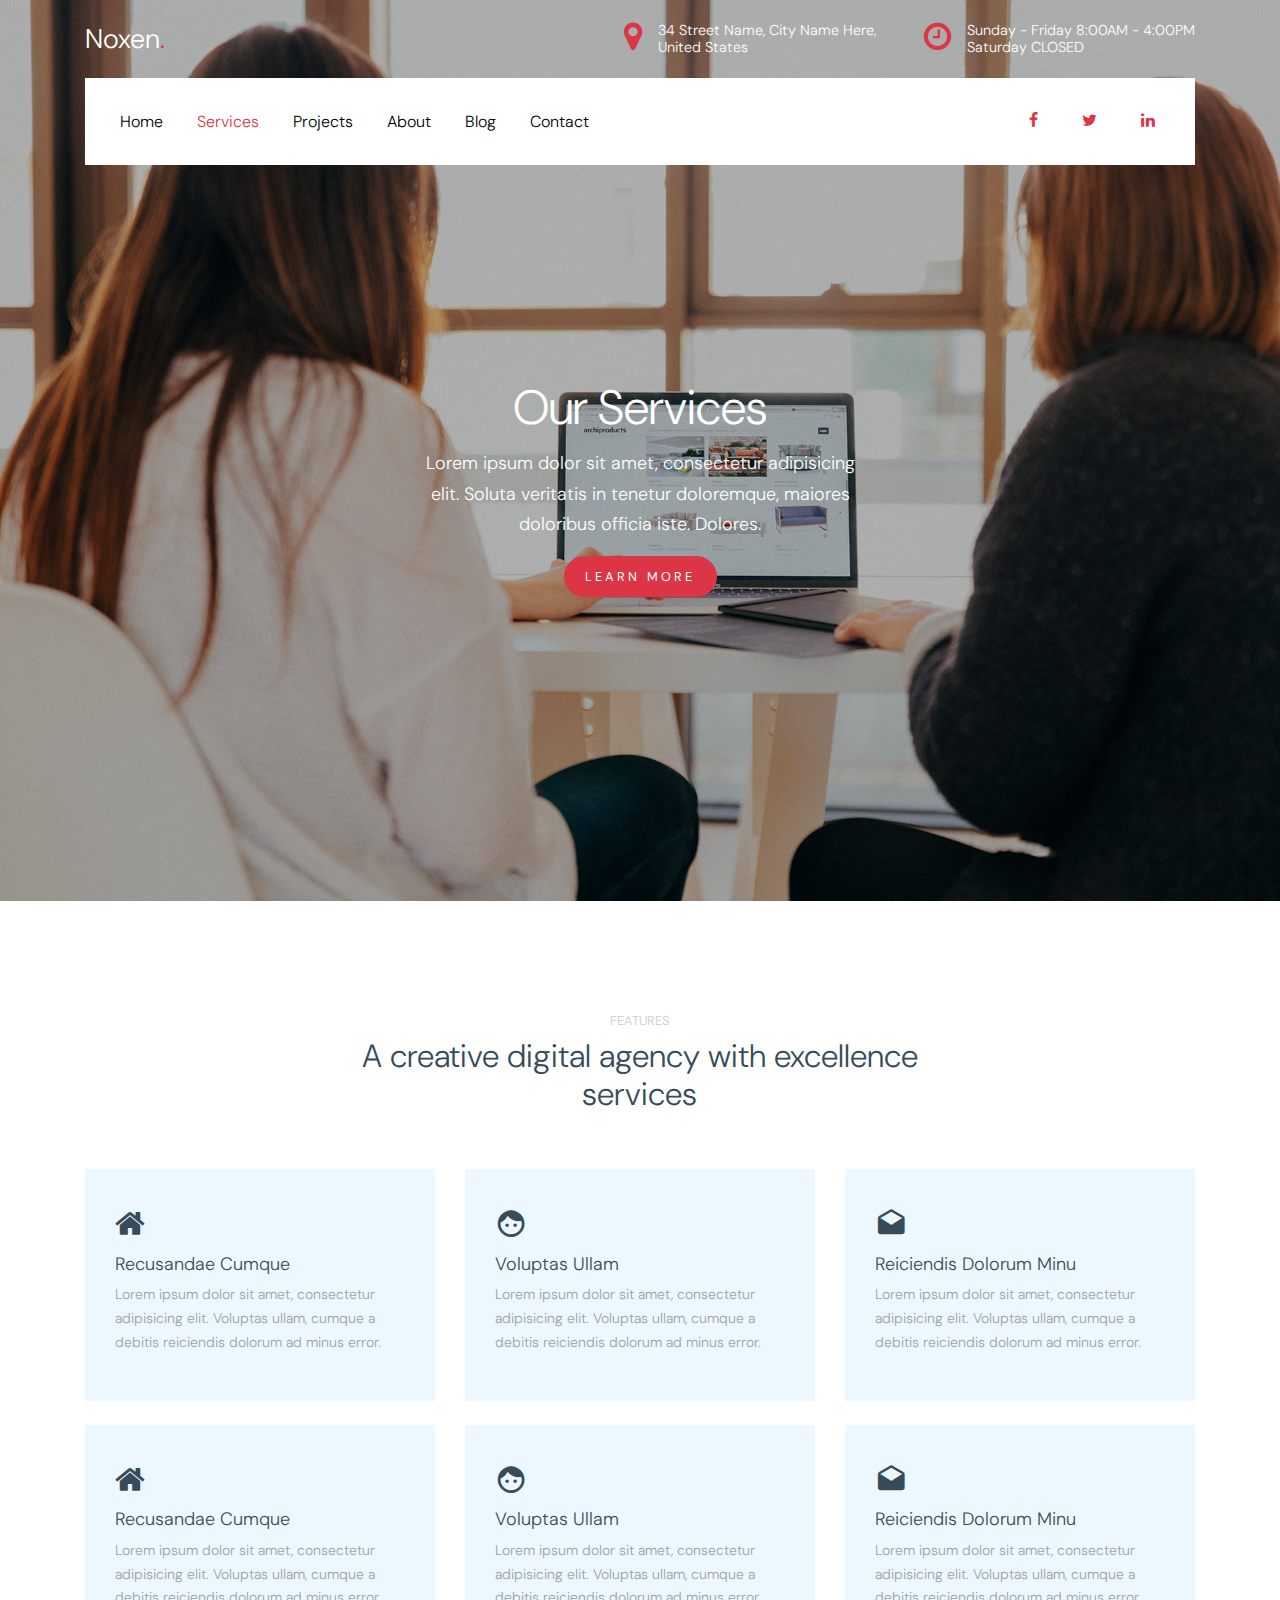
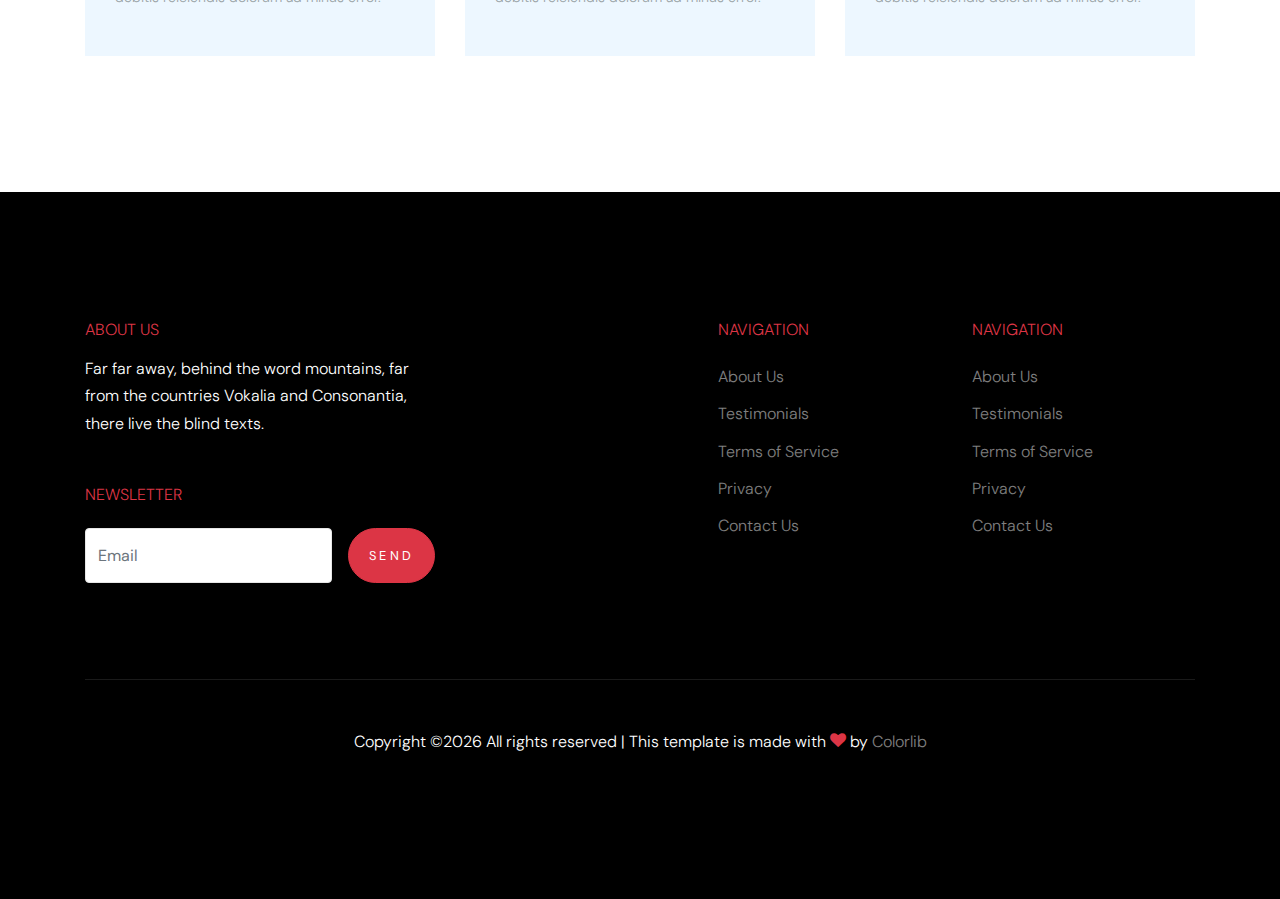
<file: services.html>
<!doctype html>
<html lang="en">

  <head>
    <title>Noxen &mdash; Website Template by Colorlib</title>
    <meta charset="utf-8">
    <meta name="viewport" content="width=device-width, initial-scale=1, shrink-to-fit=no">

    <link href="https://fonts.googleapis.com/css?family=DM+Sans:300,400,700&display=swap" rel="stylesheet">

    <link rel="stylesheet" href="fonts/icomoon/style.css">

    <link rel="stylesheet" href="css/bootstrap.min.css">
    <link rel="stylesheet" href="css/bootstrap-datepicker.css">
    <link rel="stylesheet" href="css/jquery.fancybox.min.css">
    <link rel="stylesheet" href="css/owl.carousel.min.css">
    <link rel="stylesheet" href="css/owl.theme.default.min.css">
    <link rel="stylesheet" href="fonts/flaticon/font/flaticon.css">
    <link rel="stylesheet" href="css/aos.css">

    <!-- MAIN CSS -->
    <link rel="stylesheet" href="css/style.css">

  </head>

  <body data-spy="scroll" data-target=".site-navbar-target" data-offset="300">

    
    <div class="site-wrap" id="home-section">

      <div class="site-mobile-menu site-navbar-target">
        <div class="site-mobile-menu-header">
          <div class="site-mobile-menu-close mt-3">
            <span class="icon-close2 js-menu-toggle"></span>
          </div>
        </div>
        <div class="site-mobile-menu-body"></div>
      </div>



      <header class="site-navbar site-navbar-target" role="banner">

        <div class="container mb-3">
          <div class="d-flex align-items-center">
            <div class="site-logo mr-auto">
              <a href="index.html">Noxen<span class="text-primary">.</span></a>
            </div>
            <div class="site-quick-contact d-none d-lg-flex ml-auto ">
              <div class="d-flex site-info align-items-center mr-5">
                <span class="block-icon mr-3"><span class="icon-map-marker"></span></span>
                <span>34 Street Name, City Name Here, <br> United States</span>
              </div>
              <div class="d-flex site-info align-items-center">
                <span class="block-icon mr-3"><span class="icon-clock-o"></span></span>
                <span>Sunday - Friday 8:00AM - 4:00PM <br> Saturday CLOSED</span>
              </div>
              
            </div>
          </div>
        </div>


        <div class="container">
          <div class="menu-wrap d-flex align-items-center">
            <span class="d-inline-block d-lg-none"><a href="#" class="text-black site-menu-toggle js-menu-toggle py-5"><span class="icon-menu h3 text-black"></span></a></span>

              

              <nav class="site-navigation text-left mr-auto d-none d-lg-block" role="navigation">
                <ul class="site-menu main-menu js-clone-nav mr-auto ">
                  <li><a href="index.html" class="nav-link">Home</a></li>
                  <li class="active"><a href="services.html" class="nav-link">Services</a></li>
                  <li><a href="projects.html" class="nav-link">Projects</a></li>
                  <li><a href="about.html" class="nav-link">About</a></li>
                  <li><a href="blog.html" class="nav-link">Blog</a></li>
                  <li><a href="contact.html" class="nav-link">Contact</a></li>
                </ul>
              </nav>

              <div class="top-social ml-auto">
                <a href="#"><span class="icon-facebook"></span></a>
                <a href="#"><span class="icon-twitter"></span></a>
                <a href="#"><span class="icon-linkedin"></span></a>
              </div>
          </div>
        </div>

       

      </header>

    

    <div class="ftco-blocks-cover-1">
      <div class="site-section-cover overlay" data-stellar-background-ratio="0.5" style="background-image: url('images/hero_1.jpg')">
        <div class="container">
          <div class="row align-items-center justify-content-center text-center">
            <div class="col-md-5 mt-5 pt-5">
              <h1 class="mb-3">Our Services</h1>
              <p>Lorem ipsum dolor sit amet, consectetur adipisicing elit. Soluta veritatis in tenetur doloremque, maiores doloribus officia iste. Dolores.</p>
              <p><a href="#" class="btn btn-primary">Learn More</a></p>
            </div>
          </div>
        </div>
      </div>
    </div>


    <div class="site-section">
      <div class="container">
        <div class="row justify-content-center text-center">
          <div class="col-md-7 mb-5">
            <h5 class="subtitle">Features</h5>
            <h2>A creative digital agency with excellence services</h2>
          </div>
        </div>
        <div class="row">
          <div class="col-md-6 col-lg-4 mb-4 mb-lg-4">
            <div class="feature-1">
              <span class="wrap-icon">
                <span class="icon-home"></span>
              </span>
              <h3>Recusandae Cumque</h3>
              <p>Lorem ipsum dolor sit amet, consectetur adipisicing elit. Voluptas ullam, cumque a debitis reiciendis dolorum ad minus error.</p>
            </div>
          </div>
          <div class="col-md-6 col-lg-4 mb-4 mb-lg-4">
            <div class="feature-1">
              <span class="wrap-icon">
                <span class="icon-face"></span>
              </span>
              <h3>Voluptas Ullam</h3>
              <p>Lorem ipsum dolor sit amet, consectetur adipisicing elit. Voluptas ullam, cumque a debitis reiciendis dolorum ad minus error.</p>
            </div>
          </div>
          <div class="col-md-6 col-lg-4 mb-4 mb-lg-4">
            <div class="feature-1">
              <span class="wrap-icon">
                <span class="icon-drafts"></span>
              </span>
              <h3>Reiciendis Dolorum Minu</h3>
              <p>Lorem ipsum dolor sit amet, consectetur adipisicing elit. Voluptas ullam, cumque a debitis reiciendis dolorum ad minus error.</p>
            </div>
          </div>

          <div class="col-md-6 col-lg-4 mb-4 mb-lg-4">
            <div class="feature-1">
              <span class="wrap-icon">
                <span class="icon-home"></span>
              </span>
              <h3>Recusandae Cumque</h3>
              <p>Lorem ipsum dolor sit amet, consectetur adipisicing elit. Voluptas ullam, cumque a debitis reiciendis dolorum ad minus error.</p>
            </div>
          </div>
          <div class="col-md-6 col-lg-4 mb-4 mb-lg-4">
            <div class="feature-1">
              <span class="wrap-icon">
                <span class="icon-face"></span>
              </span>
              <h3>Voluptas Ullam</h3>
              <p>Lorem ipsum dolor sit amet, consectetur adipisicing elit. Voluptas ullam, cumque a debitis reiciendis dolorum ad minus error.</p>
            </div>
          </div>
          <div class="col-md-6 col-lg-4 mb-4 mb-lg-4">
            <div class="feature-1">
              <span class="wrap-icon">
                <span class="icon-drafts"></span>
              </span>
              <h3>Reiciendis Dolorum Minu</h3>
              <p>Lorem ipsum dolor sit amet, consectetur adipisicing elit. Voluptas ullam, cumque a debitis reiciendis dolorum ad minus error.</p>
            </div>
          </div>

        </div>
        
      </div>
    </div>

    <footer class="site-footer">
      <div class="container">
        <div class="row">
          <div class="col-lg-4">
            <h2 class="footer-heading mb-3">About Us</h2>
                <p class="mb-5">Far far away, behind the word mountains, far from the countries Vokalia and Consonantia, there live the blind texts. </p>

                <h2 class="footer-heading mb-4">Newsletter</h2>
                <form action="#" class="d-flex" class="subscribe">
                  <input type="text" class="form-control mr-3" placeholder="Email">
                  <input type="submit" value="Send" class="btn btn-primary">
                </form>
          </div>
          <div class="col-lg-8 ml-auto">
            <div class="row">
              <div class="col-lg-4 ml-auto">
                <h2 class="footer-heading mb-4">Navigation</h2>
                <ul class="list-unstyled">
                  <li><a href="#">About Us</a></li>
                  <li><a href="#">Testimonials</a></li>
                  <li><a href="#">Terms of Service</a></li>
                  <li><a href="#">Privacy</a></li>
                  <li><a href="#">Contact Us</a></li>
                </ul>
              </div>
              <div class="col-lg-4">
                <h2 class="footer-heading mb-4">Navigation</h2>
                <ul class="list-unstyled">
                  <li><a href="#">About Us</a></li>
                  <li><a href="#">Testimonials</a></li>
                  <li><a href="#">Terms of Service</a></li>
                  <li><a href="#">Privacy</a></li>
                  <li><a href="#">Contact Us</a></li>
                </ul>
                
              </div>

              
              
            </div>
          </div>
        </div>
        <div class="row pt-5 mt-5 text-center">
          <div class="col-md-12">
            <div class="border-top pt-5">
              <p>
            <!-- Link back to Colorlib can't be removed. Template is licensed under CC BY 3.0. -->
            Copyright &copy;<script>document.write(new Date().getFullYear());</script> All rights reserved | This template is made with <i class="icon-heart text-danger" aria-hidden="true"></i> by <a href="https://colorlib.com" target="_blank" >Colorlib</a>
            <!-- Link back to Colorlib can't be removed. Template is licensed under CC BY 3.0. -->
            </p>
            </div>
          </div>

        </div>
      </div>
    </footer>

    </div>

    <script src="js/jquery-3.3.1.min.js"></script>
    <script src="js/jquery-migrate-3.0.0.js"></script>
    <script src="js/popper.min.js"></script>
    <script src="js/bootstrap.min.js"></script>
    <script src="js/owl.carousel.min.js"></script>
    <script src="js/jquery.sticky.js"></script>
    <script src="js/jquery.waypoints.min.js"></script>
    <script src="js/jquery.animateNumber.min.js"></script>
    <script src="js/jquery.fancybox.min.js"></script>
    <script src="js/jquery.stellar.min.js"></script>
    <script src="js/jquery.easing.1.3.js"></script>
    <script src="js/bootstrap-datepicker.min.js"></script>
    <script src="js/aos.js"></script>

    <script src="js/main.js"></script>

  </body>

</html>
</file>
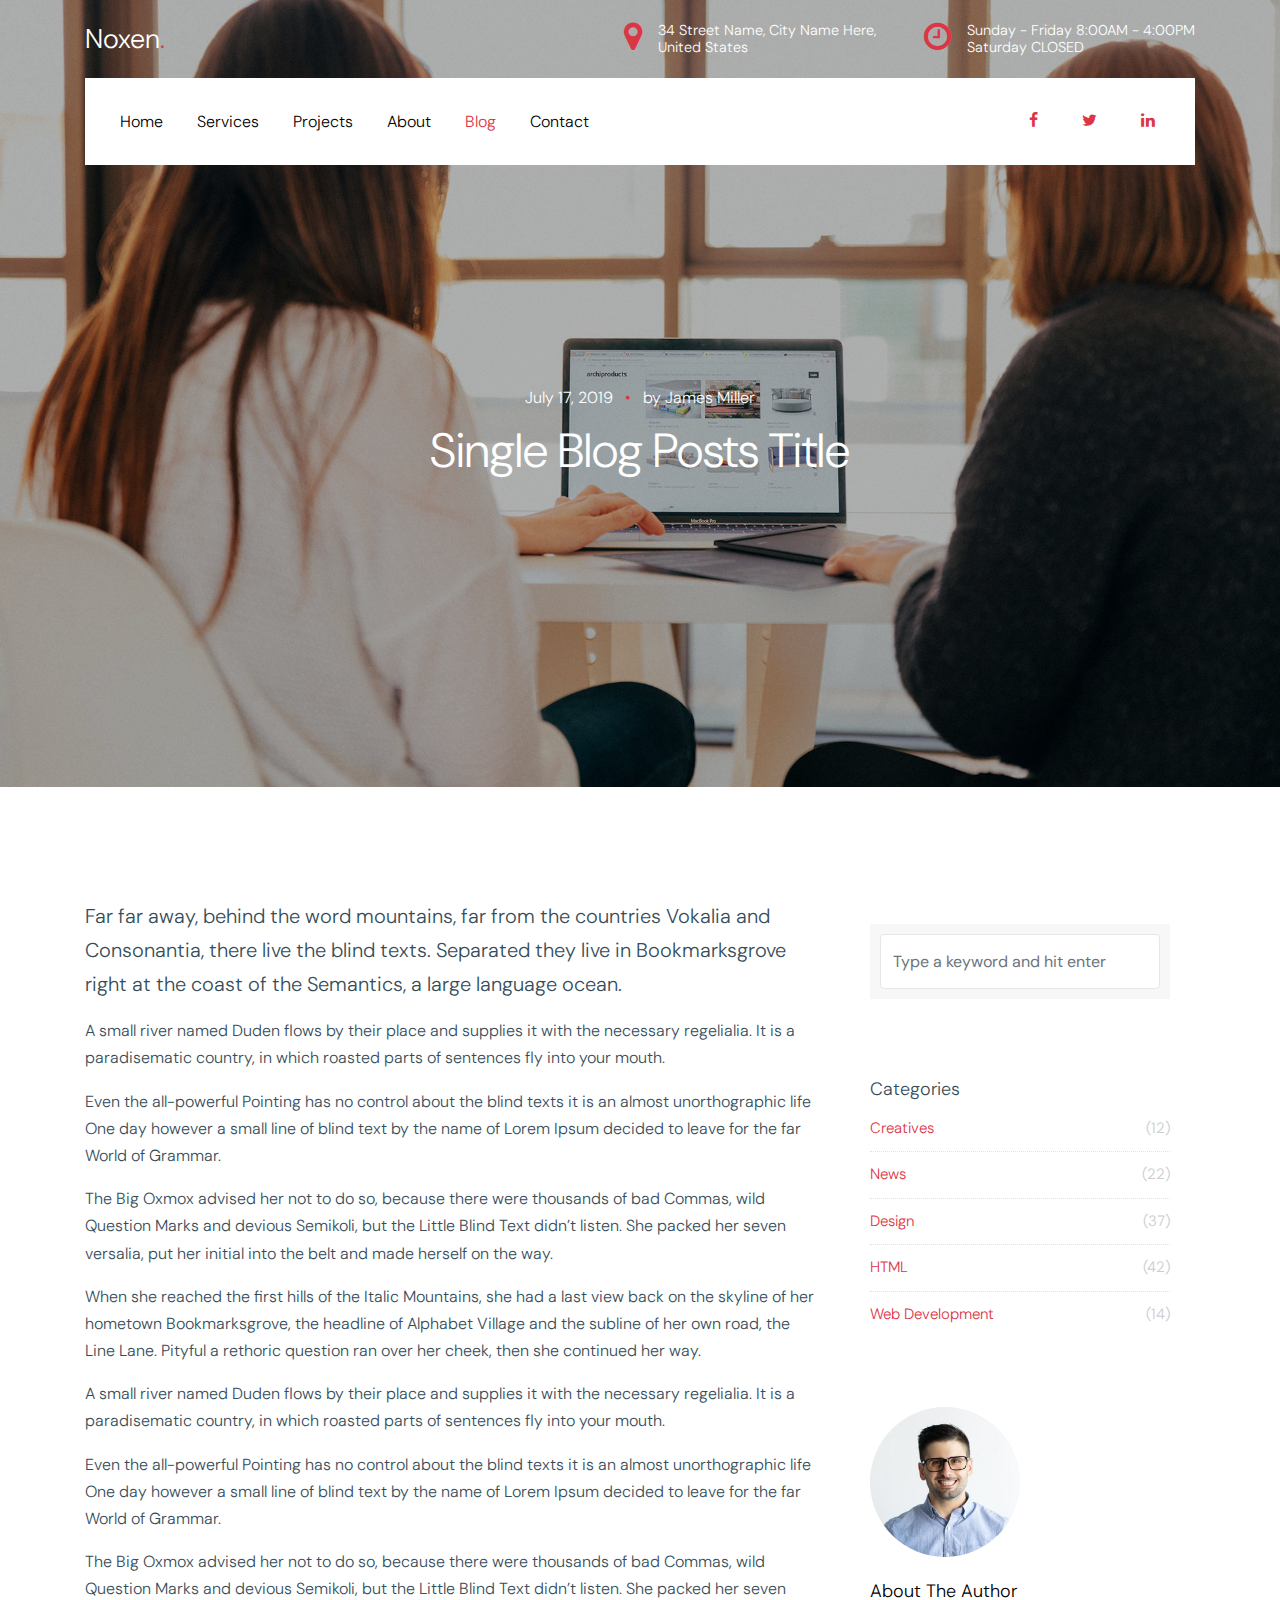
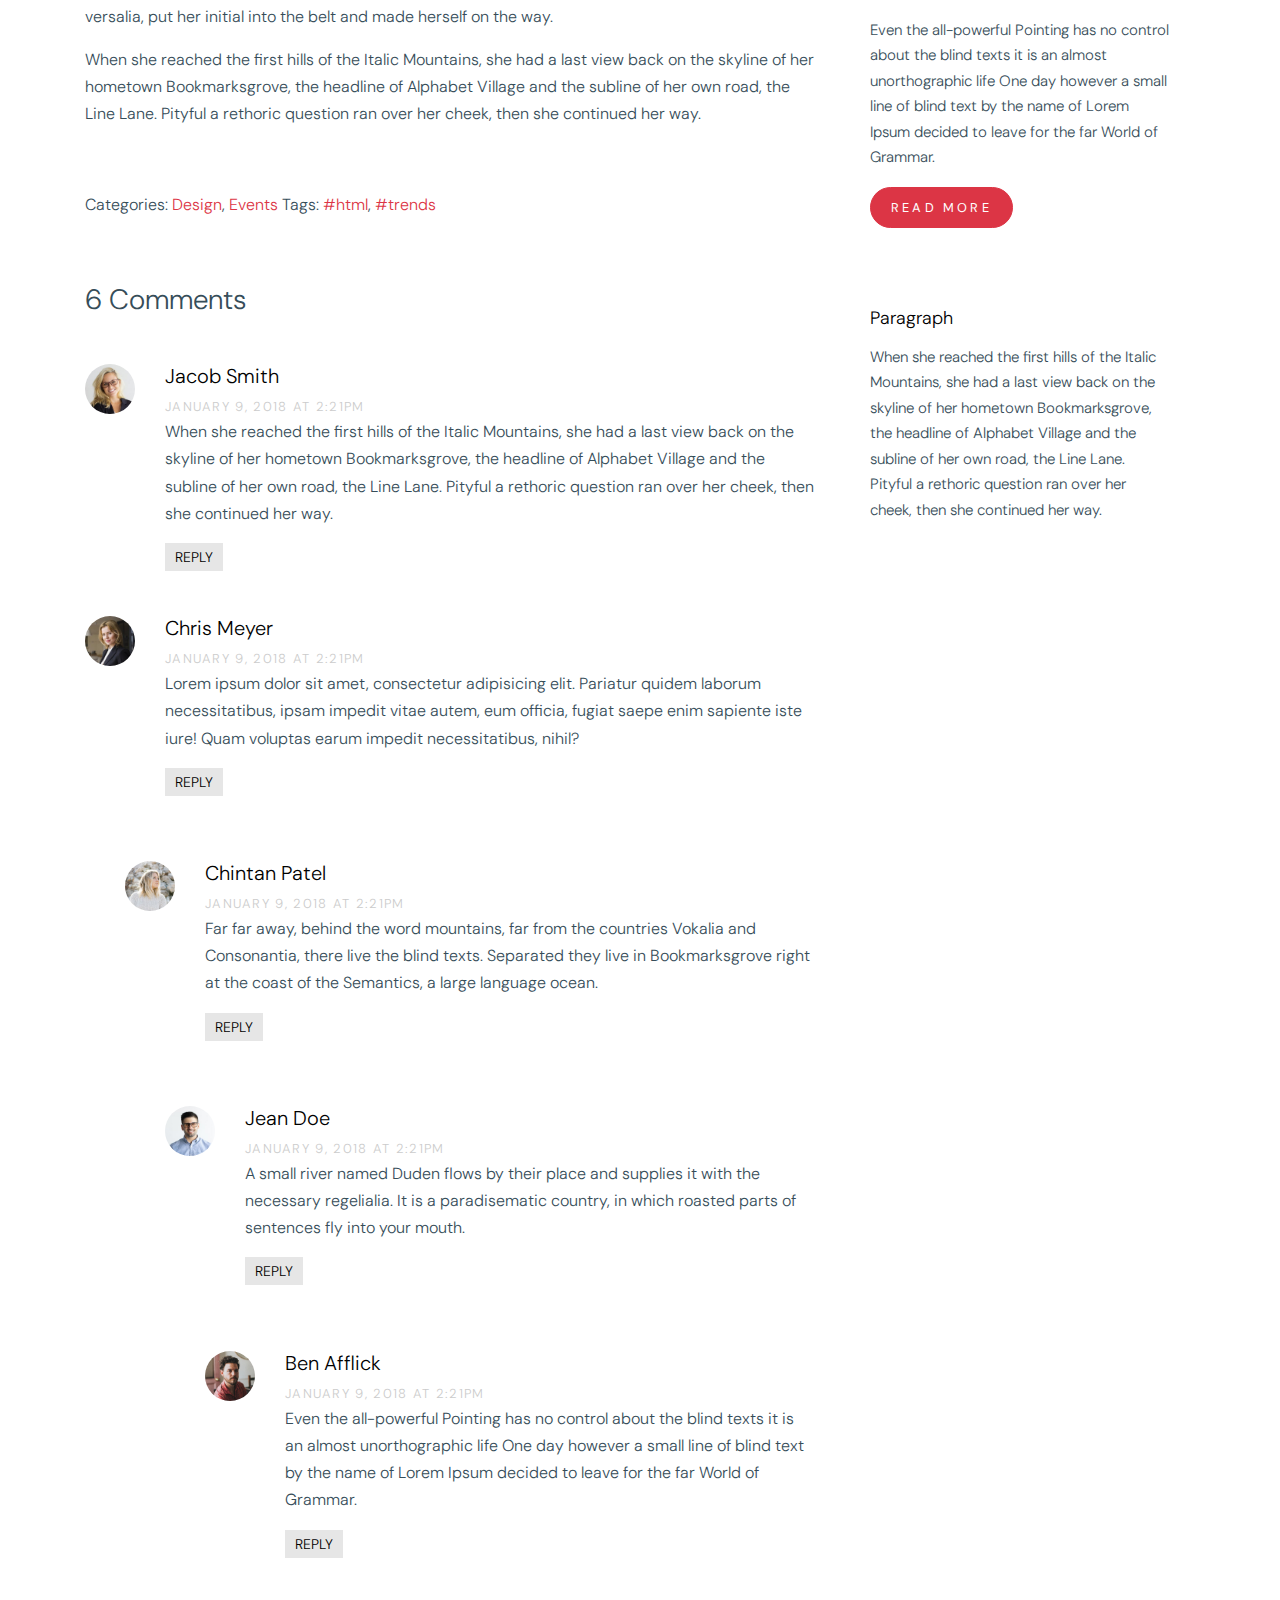
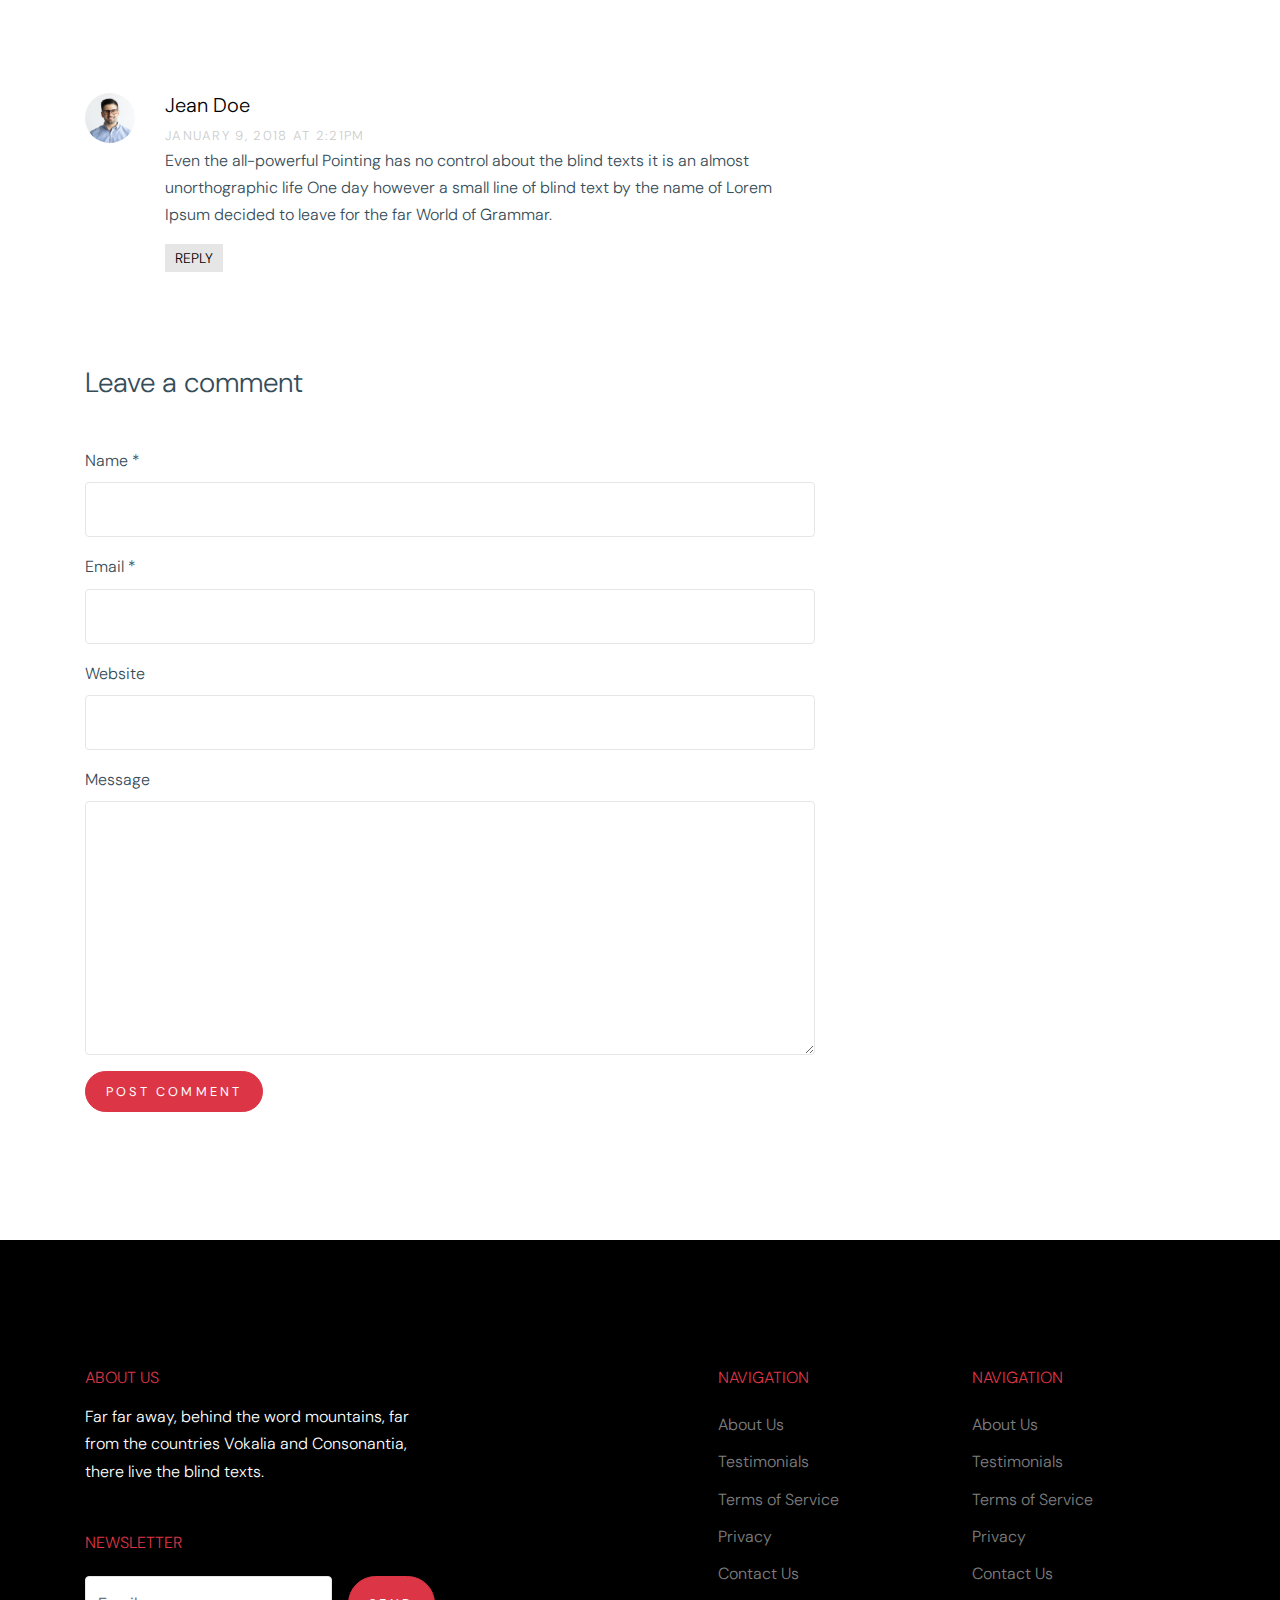
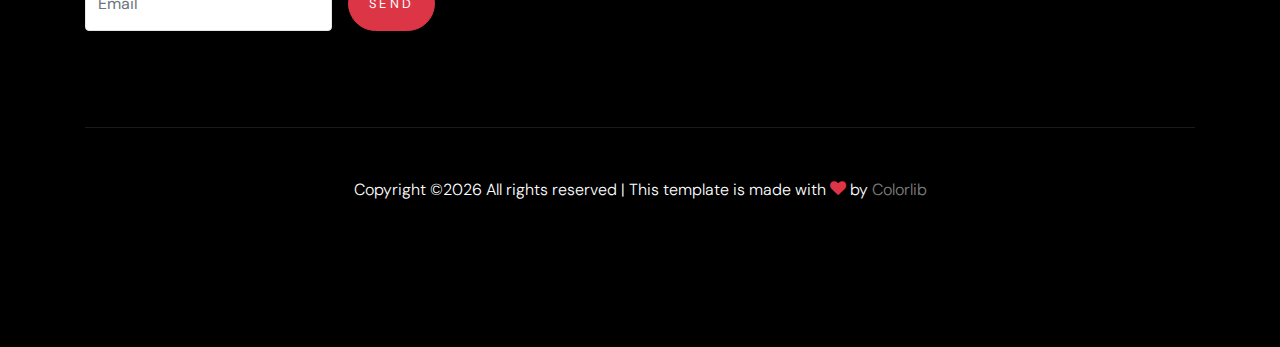
<file: single.html>
<!doctype html>
<html lang="en">

  <head>
    <title>Noxen &mdash; Website Template by Colorlib</title>
    <meta charset="utf-8">
    <meta name="viewport" content="width=device-width, initial-scale=1, shrink-to-fit=no">

    <link href="https://fonts.googleapis.com/css?family=DM+Sans:300,400,700&display=swap" rel="stylesheet">

    <link rel="stylesheet" href="fonts/icomoon/style.css">

    <link rel="stylesheet" href="css/bootstrap.min.css">
    <link rel="stylesheet" href="css/bootstrap-datepicker.css">
    <link rel="stylesheet" href="css/jquery.fancybox.min.css">
    <link rel="stylesheet" href="css/owl.carousel.min.css">
    <link rel="stylesheet" href="css/owl.theme.default.min.css">
    <link rel="stylesheet" href="fonts/flaticon/font/flaticon.css">
    <link rel="stylesheet" href="css/aos.css">

    <!-- MAIN CSS -->
    <link rel="stylesheet" href="css/style.css">

  </head>

  <body data-spy="scroll" data-target=".site-navbar-target" data-offset="300">

    
    <div class="site-wrap" id="home-section">

      <div class="site-mobile-menu site-navbar-target">
        <div class="site-mobile-menu-header">
          <div class="site-mobile-menu-close mt-3">
            <span class="icon-close2 js-menu-toggle"></span>
          </div>
        </div>
        <div class="site-mobile-menu-body"></div>
      </div>



      <header class="site-navbar site-navbar-target" role="banner">

        <div class="container mb-3">
          <div class="d-flex align-items-center">
            <div class="site-logo mr-auto">
              <a href="index.html">Noxen<span class="text-primary">.</span></a>
            </div>
            <div class="site-quick-contact d-none d-lg-flex ml-auto ">
              <div class="d-flex site-info align-items-center mr-5">
                <span class="block-icon mr-3"><span class="icon-map-marker"></span></span>
                <span>34 Street Name, City Name Here, <br> United States</span>
              </div>
              <div class="d-flex site-info align-items-center">
                <span class="block-icon mr-3"><span class="icon-clock-o"></span></span>
                <span>Sunday - Friday 8:00AM - 4:00PM <br> Saturday CLOSED</span>
              </div>
              
            </div>
          </div>
        </div>


        <div class="container">
          <div class="menu-wrap d-flex align-items-center">
            <span class="d-inline-block d-lg-none"><a href="#" class="text-black site-menu-toggle js-menu-toggle py-5"><span class="icon-menu h3 text-black"></span></a></span>

              

              <nav class="site-navigation text-left mr-auto d-none d-lg-block" role="navigation">
                <ul class="site-menu main-menu js-clone-nav mr-auto ">
                  <li><a href="index.html" class="nav-link">Home</a></li>
                  <li><a href="services.html" class="nav-link">Services</a></li>
                  <li><a href="projects.html" class="nav-link">Projects</a></li>
                  <li><a href="about.html" class="nav-link">About</a></li>
                  <li class="active"><a href="blog.html" class="nav-link">Blog</a></li>
                  <li><a href="contact.html" class="nav-link">Contact</a></li>
                </ul>
              </nav>

              <div class="top-social ml-auto">
                <a href="#"><span class="icon-facebook"></span></a>
                <a href="#"><span class="icon-twitter"></span></a>
                <a href="#"><span class="icon-linkedin"></span></a>
              </div>
          </div>
        </div>

       

      </header>

    

    <div class="ftco-blocks-cover-1">
      <div class="site-section-cover overlay" data-stellar-background-ratio="0.5" style="background-image: url('images/hero_1.jpg')">
        <div class="container">
          <div class="row align-items-center justify-content-center text-center">

            <div class="col-md-5 mt-5 pt-5">
              <span class="d-block mb-3 text-white" data-aos="fade-up">July 17, 2019 <span class="mx-2 text-primary">&bullet;</span> by James Miller</span>
                <h1 class="mb-4" data-aos="fade-up" data-aos-delay="100">Single Blog Posts Title</h1>
            </div>
            
          </div>
        </div>
      </div>
    </div>


    <div class="site-section">
      <div class="container">
        <div class="row">
          <div class="col-md-8 blog-content">
            <p class="lead">Far far away, behind the word mountains, far from the countries Vokalia and Consonantia, there live the blind texts. Separated they live in Bookmarksgrove right at the coast of the Semantics, a large language ocean.</p>
            <p>A small river named Duden flows by their place and supplies it with the necessary regelialia. It is a paradisematic country, in which roasted parts of sentences fly into your mouth.</p>

            <blockquote><p>Even the all-powerful Pointing has no control about the blind texts it is an almost unorthographic life One day however a small line of blind text by the name of Lorem Ipsum decided to leave for the far World of Grammar.</p></blockquote>

            <p>The Big Oxmox advised her not to do so, because there were thousands of bad Commas, wild Question Marks and devious Semikoli, but the Little Blind Text didn’t listen. She packed her seven versalia, put her initial into the belt and made herself on the way.</p>

            <p>When she reached the first hills of the Italic Mountains, she had a last view back on the skyline of her hometown Bookmarksgrove, the headline of Alphabet Village and the subline of her own road, the Line Lane. Pityful a rethoric question ran over her cheek, then she continued her way.</p>

            <p>A small river named Duden flows by their place and supplies it with the necessary regelialia. It is a paradisematic country, in which roasted parts of sentences fly into your mouth.</p>

            <blockquote><p>Even the all-powerful Pointing has no control about the blind texts it is an almost unorthographic life One day however a small line of blind text by the name of Lorem Ipsum decided to leave for the far World of Grammar.</p></blockquote>

            <p>The Big Oxmox advised her not to do so, because there were thousands of bad Commas, wild Question Marks and devious Semikoli, but the Little Blind Text didn’t listen. She packed her seven versalia, put her initial into the belt and made herself on the way.</p>
            
            <p>When she reached the first hills of the Italic Mountains, she had a last view back on the skyline of her hometown Bookmarksgrove, the headline of Alphabet Village and the subline of her own road, the Line Lane. Pityful a rethoric question ran over her cheek, then she continued her way.</p>


            <div class="pt-5">
              <p>Categories:  <a href="#">Design</a>, <a href="#">Events</a>  Tags: <a href="#">#html</a>, <a href="#">#trends</a></p>
            </div>


            <div class="pt-5">
              <h3 class="mb-5">6 Comments</h3>
              <ul class="comment-list">
                <li class="comment">
                  <div class="vcard bio">
                    <img src="images/person_2.jpg" alt="Free Website Template by Free-Template.co">
                  </div>
                  <div class="comment-body">
                    <h3>Jacob Smith</h3>
                    <div class="meta">January 9, 2018 at 2:21pm</div>
                    <p>When she reached the first hills of the Italic Mountains, she had a last view back on the skyline of her hometown Bookmarksgrove, the headline of Alphabet Village and the subline of her own road, the Line Lane. Pityful a rethoric question ran over her cheek, then she continued her way.</p>
                    <p><a href="#" class="reply">Reply</a></p>
                  </div>
                </li>

                <li class="comment">
                  <div class="vcard bio">
                    <img src="images/person_3.jpg" alt="Free Website Template by Free-Template.co">
                  </div>
                  <div class="comment-body">
                    <h3>Chris Meyer</h3>
                    <div class="meta">January 9, 2018 at 2:21pm</div>
                    <p>Lorem ipsum dolor sit amet, consectetur adipisicing elit. Pariatur quidem laborum necessitatibus, ipsam impedit vitae autem, eum officia, fugiat saepe enim sapiente iste iure! Quam voluptas earum impedit necessitatibus, nihil?</p>
                    <p><a href="#" class="reply">Reply</a></p>
                  </div>

                  <ul class="children">
                    <li class="comment">
                      <div class="vcard bio">
                        <img src="images/person_5.jpg" alt="Free Website Template by Free-Template.co">
                      </div>
                      <div class="comment-body">
                        <h3>Chintan Patel</h3>
                        <div class="meta">January 9, 2018 at 2:21pm</div>
                        <p>Far far away, behind the word mountains, far from the countries Vokalia and Consonantia, there live the blind texts. Separated they live in Bookmarksgrove right at the coast of the Semantics, a large language ocean.</p>
                        <p><a href="#" class="reply">Reply</a></p>
                      </div>


                      <ul class="children">
                        <li class="comment">
                          <div class="vcard bio">
                            <img src="images/person_1.jpg" alt="Free Website Template by Free-Template.co">
                          </div>
                          <div class="comment-body">
                            <h3>Jean Doe</h3>
                            <div class="meta">January 9, 2018 at 2:21pm</div>
                            <p>A small river named Duden flows by their place and supplies it with the necessary regelialia. It is a paradisematic country, in which roasted parts of sentences fly into your mouth.</p>
                            <p><a href="#" class="reply">Reply</a></p>
                          </div>

                            <ul class="children">
                              <li class="comment">
                                <div class="vcard bio">
                                  <img src="images/person_4.jpg" alt="Free Website Template by Free-Template.co">
                                </div>
                                <div class="comment-body">
                                  <h3>Ben Afflick</h3>
                                  <div class="meta">January 9, 2018 at 2:21pm</div>
                                  <p>Even the all-powerful Pointing has no control about the blind texts it is an almost unorthographic life One day however a small line of blind text by the name of Lorem Ipsum decided to leave for the far World of Grammar.</p>
                                  <p><a href="#" class="reply">Reply</a></p>
                                </div>
                              </li>
                            </ul>
                        </li>
                      </ul>
                    </li>
                  </ul>
                </li>

                <li class="comment">
                  <div class="vcard bio">
                    <img src="images/person_1.jpg" alt="Free Website Template by Free-Template.co">
                  </div>
                  <div class="comment-body">
                    <h3>Jean Doe</h3>
                    <div class="meta">January 9, 2018 at 2:21pm</div>
                    <p>Even the all-powerful Pointing has no control about the blind texts it is an almost unorthographic life One day however a small line of blind text by the name of Lorem Ipsum decided to leave for the far World of Grammar.</p>
                    <p><a href="#" class="reply">Reply</a></p>
                  </div>
                </li>
              </ul>
              <!-- END comment-list -->
              
              <div class="comment-form-wrap pt-5">
                <h3 class="mb-5">Leave a comment</h3>
                <form action="#" class="">
                  <div class="form-group">
                    <label for="name">Name *</label>
                    <input type="text" class="form-control" id="name">
                  </div>
                  <div class="form-group">
                    <label for="email">Email *</label>
                    <input type="email" class="form-control" id="email">
                  </div>
                  <div class="form-group">
                    <label for="website">Website</label>
                    <input type="url" class="form-control" id="website">
                  </div>

                  <div class="form-group">
                    <label for="message">Message</label>
                    <textarea name="" id="message" cols="30" rows="10" class="form-control"></textarea>
                  </div>
                  <div class="form-group">
                    <input type="submit" value="Post Comment" class="btn btn-primary btn-md text-white">
                  </div>

                </form>
              </div>
            </div>

          </div>
          <div class="col-md-4 sidebar">
            <div class="sidebar-box">
              <form action="#" class="search-form">
                <div class="form-group">
                  <span class="icon fa fa-search"></span>
                  <input type="text" class="form-control" placeholder="Type a keyword and hit enter">
                </div>
              </form>
            </div>
            <div class="sidebar-box">
              <div class="categories">
                <h3>Categories</h3>
                <li><a href="#">Creatives <span>(12)</span></a></li>
                <li><a href="#">News <span>(22)</span></a></li>
                <li><a href="#">Design <span>(37)</span></a></li>
                <li><a href="#">HTML <span>(42)</span></a></li>
                <li><a href="#">Web Development <span>(14)</span></a></li>
              </div>
            </div>
            <div class="sidebar-box">
              <img src="images/person_1.jpg" alt="Free Website Template by Free-Template.co" class="img-fluid mb-4 w-50 rounded-circle">
              <h3 class="text-black">About The Author</h3>
              <p>Even the all-powerful Pointing has no control about the blind texts it is an almost unorthographic life One day however a small line of blind text by the name of Lorem Ipsum decided to leave for the far World of Grammar.</p>
              <p><a href="#" class="btn btn-primary btn-md text-white">Read More</a></p>
            </div>

            <div class="sidebar-box">
              <h3 class="text-black">Paragraph</h3>
              <p>When she reached the first hills of the Italic Mountains, she had a last view back on the skyline of her hometown Bookmarksgrove, the headline of Alphabet Village and the subline of her own road, the Line Lane. Pityful a rethoric question ran over her cheek, then she continued her way.</p>
            </div>
          </div>
        </div>
      </div>
    </div>

    <footer class="site-footer">
      <div class="container">
        <div class="row">
          <div class="col-lg-4">
            <h2 class="footer-heading mb-3">About Us</h2>
                <p class="mb-5">Far far away, behind the word mountains, far from the countries Vokalia and Consonantia, there live the blind texts. </p>

                <h2 class="footer-heading mb-4">Newsletter</h2>
                <form action="#" class="d-flex" class="subscribe">
                  <input type="text" class="form-control mr-3" placeholder="Email">
                  <input type="submit" value="Send" class="btn btn-primary">
                </form>
          </div>
          <div class="col-lg-8 ml-auto">
            <div class="row">
              <div class="col-lg-4 ml-auto">
                <h2 class="footer-heading mb-4">Navigation</h2>
                <ul class="list-unstyled">
                  <li><a href="#">About Us</a></li>
                  <li><a href="#">Testimonials</a></li>
                  <li><a href="#">Terms of Service</a></li>
                  <li><a href="#">Privacy</a></li>
                  <li><a href="#">Contact Us</a></li>
                </ul>
              </div>
              <div class="col-lg-4">
                <h2 class="footer-heading mb-4">Navigation</h2>
                <ul class="list-unstyled">
                  <li><a href="#">About Us</a></li>
                  <li><a href="#">Testimonials</a></li>
                  <li><a href="#">Terms of Service</a></li>
                  <li><a href="#">Privacy</a></li>
                  <li><a href="#">Contact Us</a></li>
                </ul>
                
              </div>

              
              
            </div>
          </div>
        </div>
        <div class="row pt-5 mt-5 text-center">
          <div class="col-md-12">
            <div class="border-top pt-5">
              <p>
            <!-- Link back to Colorlib can't be removed. Template is licensed under CC BY 3.0. -->
            Copyright &copy;<script>document.write(new Date().getFullYear());</script> All rights reserved | This template is made with <i class="icon-heart text-danger" aria-hidden="true"></i> by <a href="https://colorlib.com" target="_blank" >Colorlib</a>
            <!-- Link back to Colorlib can't be removed. Template is licensed under CC BY 3.0. -->
            </p>
            </div>
          </div>

        </div>
      </div>
    </footer>

    </div>

    <script src="js/jquery-3.3.1.min.js"></script>
    <script src="js/jquery-migrate-3.0.0.js"></script>
    <script src="js/popper.min.js"></script>
    <script src="js/bootstrap.min.js"></script>
    <script src="js/owl.carousel.min.js"></script>
    <script src="js/jquery.sticky.js"></script>
    <script src="js/jquery.waypoints.min.js"></script>
    <script src="js/jquery.animateNumber.min.js"></script>
    <script src="js/jquery.fancybox.min.js"></script>
    <script src="js/jquery.stellar.min.js"></script>
    <script src="js/jquery.easing.1.3.js"></script>
    <script src="js/bootstrap-datepicker.min.js"></script>
    <script src="js/aos.js"></script>

    <script src="js/main.js"></script>

  </body>

</html>
</file>
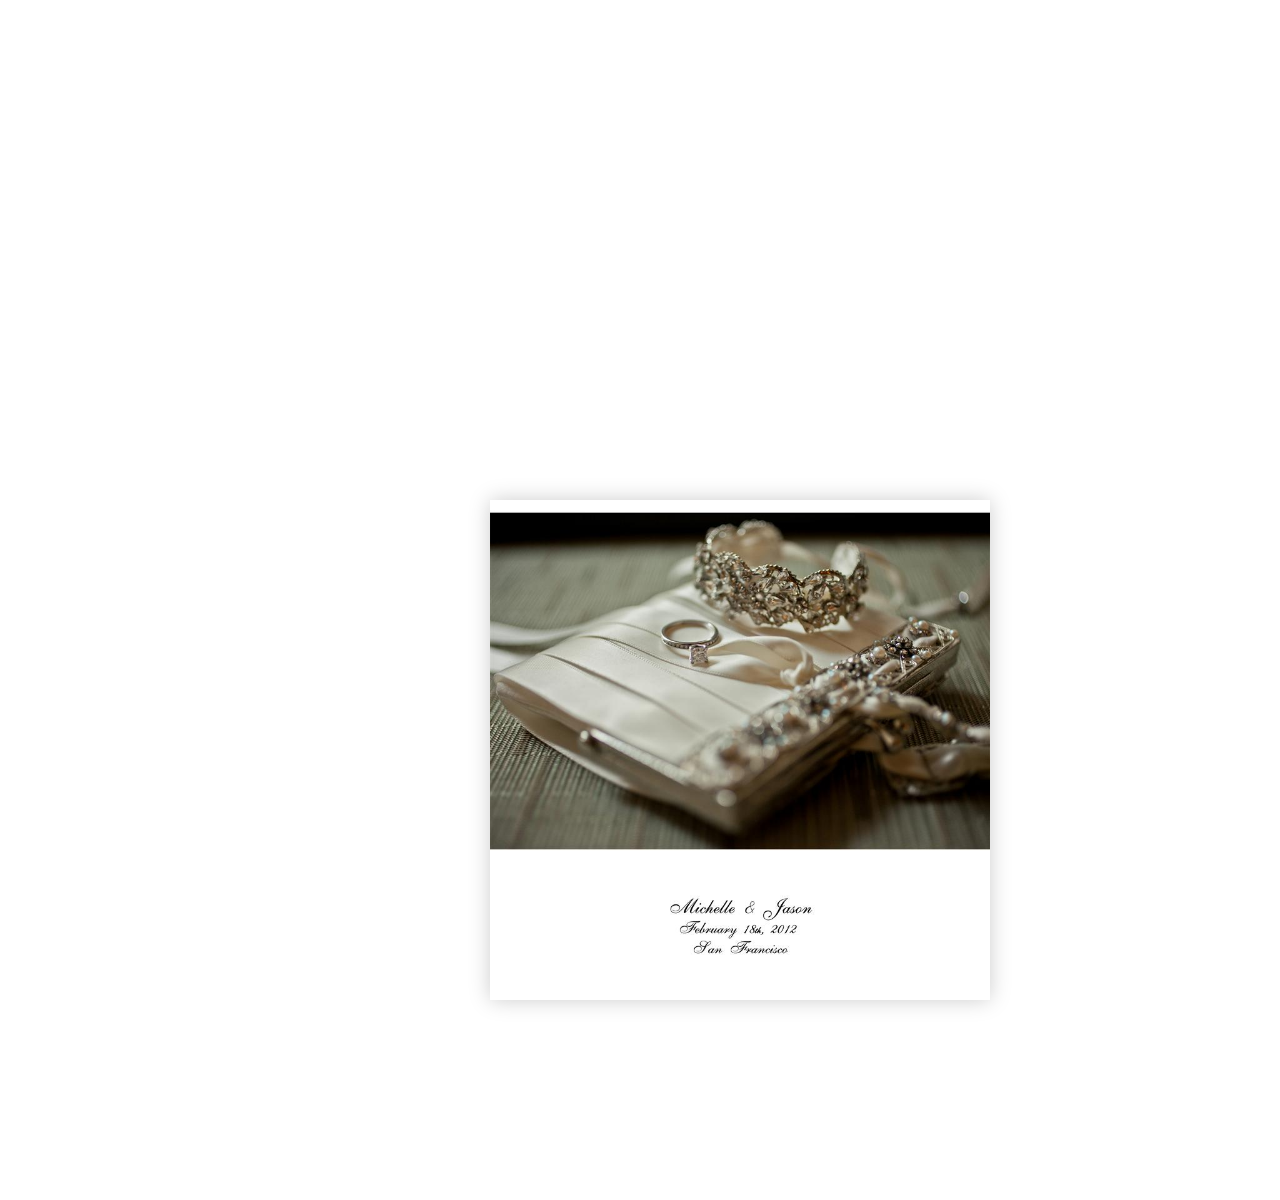
<file: testDoublePage.html>
<!doctype html>
<!--[if lt IE 7 ]> <html lang="en" class="ie6"> <![endif]-->
<!--[if IE 7 ]>    <html lang="en" class="ie7"> <![endif]-->
<!--[if IE 8 ]>    <html lang="en" class="ie8"> <![endif]-->
<!--[if IE 9 ]>    <html lang="en" class="ie9"> <![endif]-->
<!--[if !IE]><!--> <html lang="en"> <!--<![endif]-->
<head>
<meta name="viewport" content="width = 1050, user-scalable = no" />
<script type="text/javascript" src="extras/jquery.min.1.7.js"></script>
<script type="text/javascript" src="extras/modernizr.2.5.3.min.js"></script>
</head>
<body>

<div class="flipbook-viewport">
	<div class="container">
		<div class="flipbook">
			<div class="page" style="background-image:url(pages/1.jpg)"></div>
			<div class="double" style="background-image:url(pages/2.jpg)"></div>
			<div class="double" style="background-image:url(pages/3.jpg)"></div>
			<div class="double" style="background-image:url(pages/4.jpg)"></div>
			<div class="double" style="background-image:url(pages/5.jpg)"></div>
			<div class="double" style="background-image:url(pages/6.jpg)"></div>
			<div class="page" style="background-image:url(pages/7.jpg)"></div>
		</div>
	</div>
</div>


<script type="text/javascript">

function loadApp() {

	var flipbook = $('.flipbook');

 	// Check if the CSS was already loaded
	
	if (flipbook.width()==0 || flipbook.height()==0) {
		setTimeout(loadApp, 10);
		return;
	}

	$('.flipbook .double').scissor();

	// Create the flipbook

	$('.flipbook').turn({
			// Elevation

			elevation: 50,
			
			// Enable gradients

			gradients: true,
			
			// Auto center this flipbook

			autoCenter: true

	});
}

// Load the HTML4 version if there's not CSS transform

yepnope({
	test : Modernizr.csstransforms,
	yep: ['extras/turn.min.js'],
	nope: ['extras/turn.html4.min.js'],
	both: ['extras/scissor.min.js', 'css/double-page.css'],
	complete: loadApp
});

</script>

</body>
</html>
</file>
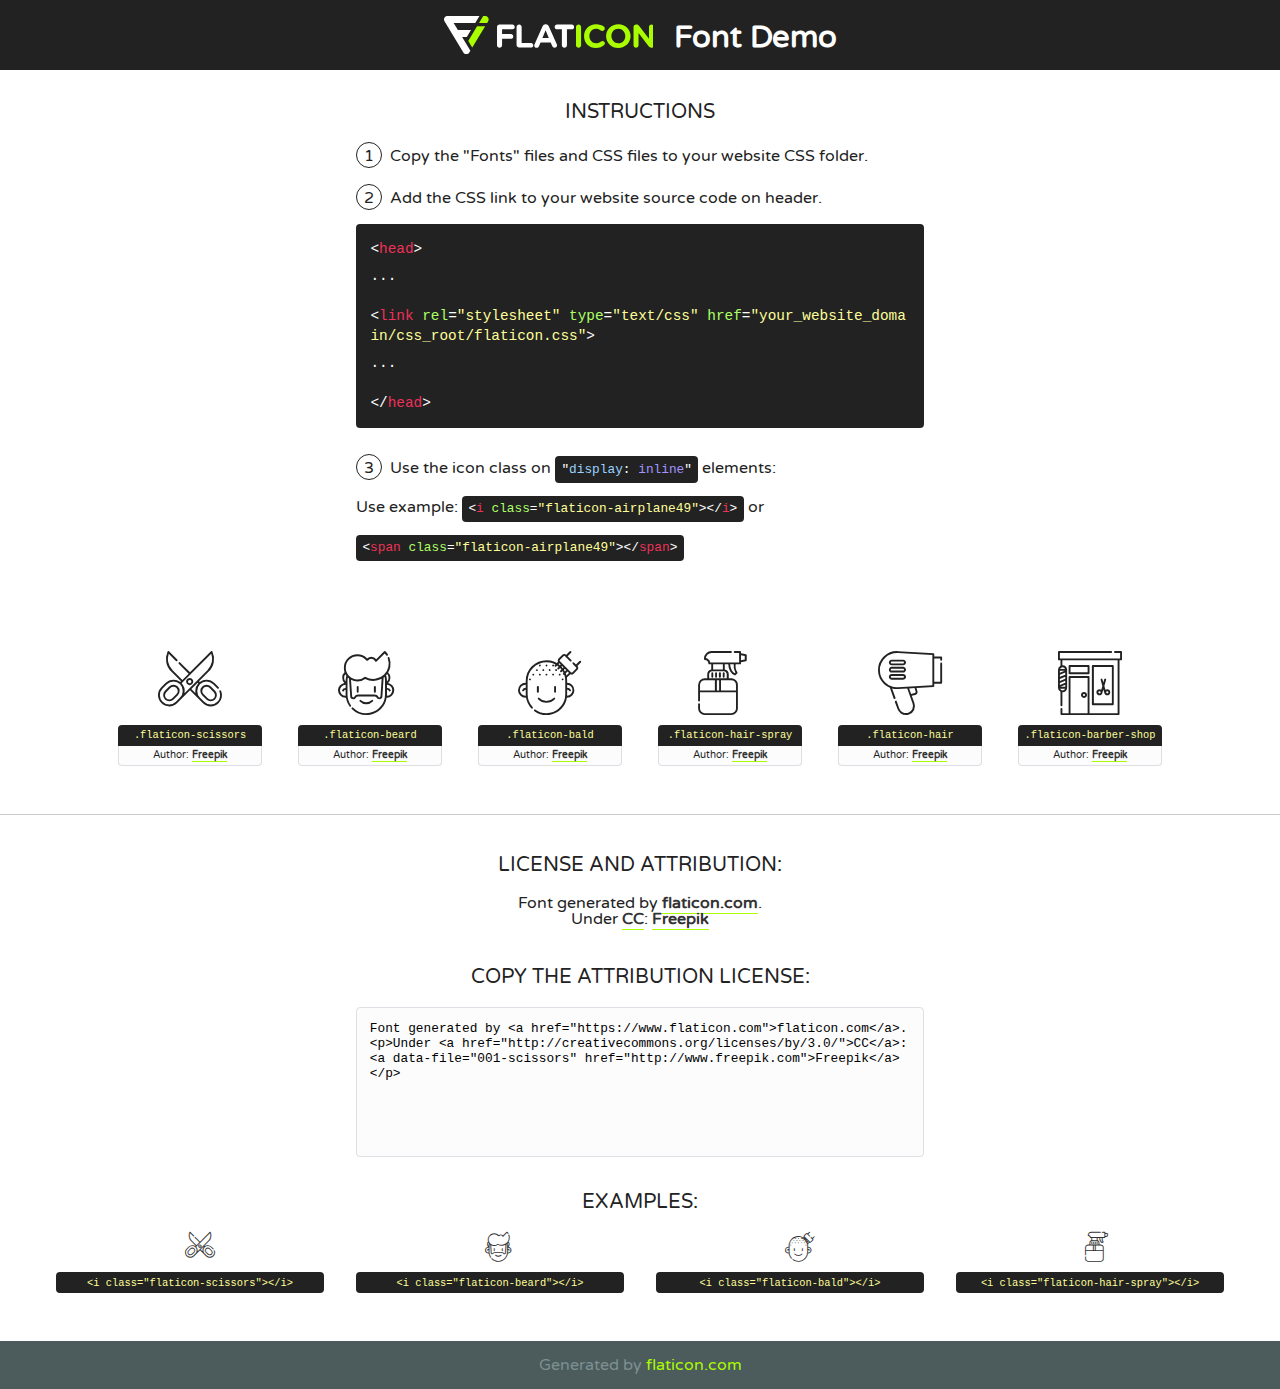
<file: fonts/flaticon/font/flaticon.html>
<!DOCTYPE html>
<!--
  Flaticon icon font: Flaticon
  Creation date: 23/07/2019 22:03
-->
<html>
<!DOCTYPE html>
<html>

<head>
    <title>Flaticon WebFont</title>
    <link href="http://fonts.googleapis.com/css?family=Varela+Round" rel="stylesheet" type="text/css" />
    <link rel="stylesheet" type="text/css" href="flaticon.css">
    <meta charset="UTF-8">
    <style>
    html, body, div, span, applet, object, iframe,
    h1, h2, h3, h4, h5, h6, p, blockquote, pre,
    a, abbr, acronym, address, big, cite, code,
    del, dfn, em, img, ins, kbd, q, s, samp,
    small, strike, strong, sub, sup, tt, var,
    b, u, i, center,
    dl, dt, dd, ol, ul, li,
    fieldset, form, label, legend,
    table, caption, tbody, tfoot, thead, tr, th, td,
    article, aside, canvas, details, embed, 
    figure, figcaption, footer, header, hgroup, 
    menu, nav, output, ruby, section, summary,
    time, mark, audio, video {
        margin: 0;
        padding: 0;
        border: 0;
        font-size: 100%;
        font: inherit;
        vertical-align: baseline;
    }
    /* HTML5 display-role reset for older browsers */
    article, aside, details, figcaption, figure, 
    footer, header, hgroup, menu, nav, section {
        display: block;
    }
    body {
        line-height: 1;
    }
    ol, ul {
        list-style: none;
    }
    blockquote, q {
        quotes: none;
    }
    blockquote:before, blockquote:after,
    q:before, q:after {
        content: '';
        content: none;
    }
    table {
        border-collapse: collapse;
        border-spacing: 0;
    }
    body {
        font-family: 'Varela Round', Helvetica, Arial, sans-serif;
        font-size: 16px;
        color: #222;
    }
    a {
        color: #333;
        border-bottom: 1px solid #a9fd00;
        font-weight: bold;
        text-decoration: none;
    }
    * {
        -moz-box-sizing: border-box;
        -webkit-box-sizing: border-box;
        box-sizing: border-box;
        margin: 0;
        padding: 0;
    }
    [class^="flaticon-"]:before, [class*=" flaticon-"]:before, [class^="flaticon-"]:after, [class*=" flaticon-"]:after {
        font-family: Flaticon;
        font-size: 30px;
        font-style: normal;
        margin-left: 20px;
        color: #333;
    }
    .wrapper {
        max-width: 600px;
        margin: auto;
        padding: 0 1em;
    }
    .title {
        font-size: 1.25em;
        text-align: center;
        margin-bottom: 1em;
        text-transform: uppercase;
    }
    header {
        text-align: center;
        background-color: #222;
        color: #fff;
        padding: 1em;
    }
    header .logo {
        width: 210px;
        height: 38px;
        display: inline-block;
        vertical-align: middle;
        margin-right: 1em;
        border: none;
    }
    header strong {
        font-size: 1.95em;
        font-weight: bold;
        vertical-align: middle;
        margin-top: 5px;
        display: inline-block;
    }
    .demo {
        margin: 2em auto;
        line-height: 1.25em;
    }
    .demo ul li {
        margin-bottom: 1em;
    }
    .demo ul li .num {
        color: #222;
        border-radius: 20px;
        display: inline-block;
        width: 26px;
        padding: 3px;
        height: 26px;
        text-align: center;
        margin-right: 0.5em;
        border: 1px solid #222;
    }
    .demo ul li code {
        background-color: #222;
        border-radius: 4px;
        padding: 0.25em 0.5em;
        display: inline-block;
        color: #fff;
        font-family: Consolas,Monaco,Lucida Console,Liberation Mono,DejaVu Sans Mono,Bitstream Vera Sans Mono,Courier New, monospace;
        font-weight: lighter;
        margin-top: 1em;
        font-size: 0.8em;
        word-break: break-all;
    }
    .demo ul li code.big {
        padding: 1em;
        font-size: 0.9em;
    }
    .demo ul li code .red {
        color: #EF3159;
    }
    .demo ul li code .green {
        color: #ACFF65;
    }
    .demo ul li code .yellow {
        color: #FFFF99;
    }
    .demo ul li code .blue {
        color: #99D3FF;
    }
    .demo ul li code .purple {
        color: #A295FF;
    }
    .demo ul li code .dots {
        margin-top: 0.5em;
        display: block;
    }
    #glyphs {
        border-bottom: 1px solid #ccc;
        padding: 2em 0;
        text-align: center;
    }
    .glyph {
        display: inline-block;
        width: 9em;
        margin: 1em;
        text-align: center;
        vertical-align: top;
        background: #FFF;
    }
    .glyph .glyph-icon {
        padding: 10px;
        display: block;
        font-family:"Flaticon";
        font-size: 64px;
        line-height: 1;
    }
    .glyph .glyph-icon:before {
        font-size: 64px;
        color: #222;
        margin-left: 0;
    }
    .class-name {
        font-size: 0.65em;
        background-color: #222;
        color: #fff;
        border-radius: 4px 4px 0 0;
        padding: 0.5em;
        color: #FFFF99;
        font-family: Consolas,Monaco,Lucida Console,Liberation Mono,DejaVu Sans Mono,Bitstream Vera Sans Mono,Courier New, monospace;
    }
    .author-name {
        font-size: 0.6em;
        background-color: #fcfcfd;
        border: 1px solid #DEDEE4;
        border-top: 0;
        border-radius: 0 0 4px 4px;
        padding: 0.5em;
    }
    .class-name:last-child {
        font-size: 10px;
        color:#888;
    }
    .class-name:last-child a {
        font-size: 10px;
        color:#555;
    }
    .class-name:last-child a:hover {
        color:#a9fd00;
    }
    .glyph > input {
        display: block;
        width: 100px;
        margin: 5px auto;
        text-align: center;
        font-size: 12px;
        cursor: text;
    }
    .glyph > input.icon-input {
        font-family:"Flaticon";
        font-size: 16px;
        margin-bottom: 10px;
    }
    .attribution .title {
        margin-top: 2em;
    }
    .attribution textarea {
        background-color: #fcfcfd;
        padding: 1em;
        border: none;
        box-shadow: none;
        border: 1px solid #DEDEE4;
        border-radius: 4px;
        resize: none;
        width: 100%;
        height: 150px;
        font-size: 0.8em;
        font-family: Consolas,Monaco,Lucida Console,Liberation Mono,DejaVu Sans Mono,Bitstream Vera Sans Mono,Courier New, monospace;
        -webkit-appearance: none;
    }
    .iconsuse {
        margin: 2em auto;
        text-align: center;
        max-width: 1200px;
    }
    .iconsuse:after {
        content: '';
        display: table;
        clear: both;
    }
    .iconsuse .image {
        float: left;
        width: 25%;
        padding: 0 1em;
    }
    .iconsuse .image p {
        margin-bottom: 1em;
    }
    .iconsuse .image span {
        display: block;
        font-size: 0.65em;
        background-color: #222;
        color: #fff;
        border-radius: 4px;
        padding: 0.5em;
        color: #FFFF99;
        margin-top: 1em;
        font-family: Consolas,Monaco,Lucida Console,Liberation Mono,DejaVu Sans Mono,Bitstream Vera Sans Mono,Courier New, monospace;
    }
    #footer {
        text-align: center;
        background-color: #4C5B5C;
        color: #7c9192;
        padding: 1em;
    }
    #footer a {
        border: none;
        color: #a9fd00;
        font-weight: normal;
    }
    @media (max-width: 960px) {
        .iconsuse .image {
            width: 50%;
        }
    }
    @media (max-width: 560px) {
        .iconsuse .image {
            width: 100%;
        }
    }
    </style>
</head>

<body class="characters-off">

    <header>
        <a href="https://www.flaticon.com" target="_blank" class="logo">
            <svg version="1.1" xmlns="http://www.w3.org/2000/svg" xmlns:xlink="http://www.w3.org/1999/xlink" xmlns:a="http://ns.adobe.com/AdobeSVGViewerExtensions/3.0/" viewBox="0 0 560.875 102.036" enable-background="new 0 0 560.875 102.036" xml:space="preserve">
                <defs>
                </defs>
                <g>
                    <g class="letters">
                        <path fill="#ffffff" d="M141.596,29.675c0-3.777,2.985-6.767,6.764-6.767h34.438c3.426,0,6.15,2.728,6.15,6.15
                        c0,3.43-2.724,6.149-6.15,6.149h-27.674v13.091h23.719c3.429,0,6.151,2.724,6.151,6.15c0,3.43-2.723,6.149-6.151,6.149h-23.719
                        v17.574c0,3.773-2.986,6.761-6.764,6.761c-3.779,0-6.764-2.989-6.764-6.761V29.675z"></path>
                        <path fill="#ffffff" d="M193.844,29.149c0-3.781,2.985-6.767,6.764-6.767c3.776,0,6.763,2.985,6.763,6.767v42.957h25.039
                        c3.426,0,6.149,2.726,6.149,6.153c0,3.425-2.723,6.15-6.149,6.15h-31.802c-3.779,0-6.764-2.986-6.764-6.768V29.149z"></path>
                        <path fill="#ffffff" d="M241.891,75.71l21.438-48.407c1.492-3.341,4.215-5.357,7.906-5.357h0.792
                        c3.686,0,6.323,2.017,7.815,5.357l21.439,48.407c0.436,0.967,0.701,1.845,0.701,2.723c0,3.602-2.809,6.501-6.414,6.501
                        c-3.161,0-5.269-1.845-6.499-4.655l-4.132-9.661h-27.059l-4.301,10.102c-1.144,2.631-3.426,4.214-6.237,4.214
                        c-3.517,0-6.24-2.81-6.24-6.325C241.1,77.64,241.451,76.677,241.891,75.71z M279.932,58.666l-8.521-20.297l-8.526,20.297H279.932
                        z"></path>
                        <path fill="#ffffff" d="M314.864,35.387H301.86c-3.429,0-6.239-2.813-6.239-6.238c0-3.429,2.811-6.24,6.239-6.24h39.533
                        c3.426,0,6.237,2.811,6.237,6.24c0,3.425-2.811,6.238-6.237,6.238h-13.001v42.785c0,3.773-2.99,6.761-6.764,6.761
                        c-3.779,0-6.764-2.989-6.764-6.761V35.387z"></path>
                        <path fill="#A9FD00" d="M352.615,29.149c0-3.781,2.985-6.767,6.767-6.767c3.774,0,6.761,2.985,6.761,6.767v49.024
                        c0,3.773-2.987,6.761-6.761,6.761c-3.781,0-6.767-2.989-6.767-6.761V29.149z"></path>
                        <path fill="#A9FD00" d="M374.132,53.836v-0.179c0-17.481,13.178-31.801,32.065-31.801c9.22,0,15.459,2.458,20.557,6.238
                        c1.402,1.054,2.637,2.985,2.637,5.357c0,3.692-2.985,6.59-6.681,6.59c-1.845,0-3.071-0.702-4.044-1.319
                        c-3.776-2.813-7.729-4.393-12.562-4.393c-10.364,0-17.831,8.611-17.831,19.154v0.173c0,10.542,7.291,19.329,17.831,19.329
                        c5.715,0,9.492-1.756,13.359-4.834c1.049-0.874,2.458-1.491,4.039-1.491c3.429,0,6.325,2.813,6.325,6.236
                        c0,2.106-1.056,3.78-2.282,4.834c-5.539,4.834-12.036,7.733-21.878,7.733C387.572,85.464,374.132,71.493,374.132,53.836z"></path>
                        <path fill="#A9FD00" d="M433.009,53.836v-0.179c0-17.481,13.79-31.801,32.766-31.801c18.981,0,32.592,14.143,32.592,31.628v0.173
                        c0,17.483-13.785,31.807-32.769,31.807C446.625,85.464,433.009,71.32,433.009,53.836z M484.224,53.836v-0.179
                        c0-10.539-7.725-19.326-18.626-19.326c-10.893,0-18.449,8.611-18.449,19.154v0.173c0,10.542,7.73,19.329,18.626,19.329
                        C476.676,72.986,484.224,64.378,484.224,53.836z"></path>
                        <path fill="#A9FD00" d="M506.233,29.321c0-3.774,2.99-6.763,6.767-6.763h1.401c3.252,0,5.183,1.583,7.029,3.953l26.093,34.265
                        V29.059c0-3.692,2.99-6.677,6.681-6.677c3.683,0,6.671,2.985,6.671,6.677v48.934c0,3.78-2.987,6.765-6.764,6.765h-0.436
                        c-3.257,0-5.188-1.581-7.034-3.953l-27.056-35.492v32.944c0,3.687-2.985,6.676-6.678,6.676c-3.683,0-6.673-2.989-6.673-6.676
                        V29.321z"></path>
                    </g>
                    <g class="insignia">
                        <path fill="#ffffff" d="M48.372,56.137h12.517l11.156-18.537H37.186L25.688,18.539h57.825L94.668,0H9.271
                        C5.925,0,2.842,1.801,1.198,4.716c-1.644,2.907-1.593,6.482,0.134,9.343l50.38,83.501c1.678,2.781,4.689,4.476,7.938,4.476
                        c3.246,0,6.257-1.695,7.935-4.476l2.898-4.804L48.372,56.137z"></path>
                        <g class="i">
                            <path fill="#A9FD00" d="M93.575,18.539h0.031v0.004l21.652,0.004l2.705-4.488c1.727-2.861,1.778-6.436,0.133-9.343
                            C116.454,1.801,113.371,0,110.026,0h-5.294L93.575,18.539z"></path>
                            <polygon fill="#A9FD00" points="88.291,27.356 64.725,66.486 75.519,84.404 109.942,27.356"></polygon>
                        </g>
                    </g>
                </g>
            </svg>
        </a>
        <strong>Font Demo</strong>
    </header>


    <section class="demo wrapper">

        <p class="title">Instructions</p>

        <ul>
            <li>
                <span class="num">1</span>Copy the "Fonts" files and CSS files to your website CSS folder.
            </li>
            <li>
                <span class="num">2</span>Add the CSS link to your website source code on header.
                <code class="big">
                    &lt;<span class="red">head</span>&gt;
                    <br/><span class="dots">...</span>
                    <br/>&lt;<span class="red">link</span> <span class="green">rel</span>=<span class="yellow">"stylesheet"</span> <span class="green">type</span>=<span class="yellow">"text/css"</span> <span class="green">href</span>=<span class="yellow">"your_website_domain/css_root/flaticon.css"</span>&gt;
                    <br/><span class="dots">...</span>
                    <br/>&lt;/<span class="red">head</span>&gt;
                </code>
            </li>

            <li>
                <p>
                    <span class="num">3</span>Use the icon class on <code>"<span class="blue">display</span>:<span class="purple"> inline</span>"</code> elements:
                    <br />
                    Use example: <code>&lt;<span class="red">i</span> <span class="green">class</span>=<span class="yellow">&quot;flaticon-airplane49&quot;</span>&gt;&lt;/<span class="red">i</span>&gt;</code> or <code>&lt;<span class="red">span</span> <span class="green">class</span>=<span class="yellow">&quot;flaticon-airplane49&quot;</span>&gt;&lt;/<span class="red">span</span>&gt;</code>
            </li>
        </ul>

    </section>




   <section id="glyphs">          
    
      
        <div class="glyph"><div class="glyph-icon flaticon-scissors"></div>
            <div class="class-name">.flaticon-scissors</div>
            <div class="author-name">Author: <a data-file="001-scissors" href="http://www.freepik.com">Freepik</a> </div> 
        </div>        
        
        <div class="glyph"><div class="glyph-icon flaticon-beard"></div>
            <div class="class-name">.flaticon-beard</div>
            <div class="author-name">Author: <a data-file="002-beard" href="http://www.freepik.com">Freepik</a> </div> 
        </div>        
        
        <div class="glyph"><div class="glyph-icon flaticon-bald"></div>
            <div class="class-name">.flaticon-bald</div>
            <div class="author-name">Author: <a data-file="003-bald" href="http://www.freepik.com">Freepik</a> </div> 
        </div>        
        
        <div class="glyph"><div class="glyph-icon flaticon-hair-spray"></div>
            <div class="class-name">.flaticon-hair-spray</div>
            <div class="author-name">Author: <a data-file="004-hair-spray" href="http://www.freepik.com">Freepik</a> </div> 
        </div>        
        
        <div class="glyph"><div class="glyph-icon flaticon-hair"></div>
            <div class="class-name">.flaticon-hair</div>
            <div class="author-name">Author: <a data-file="005-hair" href="http://www.freepik.com">Freepik</a> </div> 
        </div>        
        
        <div class="glyph"><div class="glyph-icon flaticon-barber-shop"></div>
            <div class="class-name">.flaticon-barber-shop</div>
            <div class="author-name">Author: <a data-file="006-barber-shop" href="http://www.freepik.com">Freepik</a> </div> 
        </div>        
        

    </section>



    <section class="attribution wrapper"   style="text-align:center;">

      <div class="title">License and attribution:</div><div class="attrDiv">Font generated by <a href="https://www.flaticon.com">flaticon.com</a>. <div><p>Under <a href="http://creativecommons.org/licenses/by/3.0/">CC</a>: <a data-file="001-scissors" href="http://www.freepik.com">Freepik</a></p>  </div>
      </div>
      <div class="title">Copy the Attribution License:</div>

    <textarea onclick="this.focus();this.select();">Font generated by &lt;a href=&quot;https://www.flaticon.com&quot;&gt;flaticon.com&lt;/a&gt;. <p>Under <a href="http://creativecommons.org/licenses/by/3.0/">CC</a>: <a data-file="001-scissors" href="http://www.freepik.com">Freepik</a></p>  
     </textarea>

    </section>

    <section class="iconsuse">

          <div class="title">Examples:</div>            
             
            <div class="image">
                <p>
                    <i class="glyph-icon flaticon-scissors"></i> 
                    <span>&lt;i class=&quot;flaticon-scissors&quot;&gt;&lt;/i&gt;</span>
                </p>
            </div>
            
            <div class="image">
                <p>
                    <i class="glyph-icon flaticon-beard"></i> 
                    <span>&lt;i class=&quot;flaticon-beard&quot;&gt;&lt;/i&gt;</span>
                </p>
            </div>
            
            <div class="image">
                <p>
                    <i class="glyph-icon flaticon-bald"></i> 
                    <span>&lt;i class=&quot;flaticon-bald&quot;&gt;&lt;/i&gt;</span>
                </p>
            </div>
            
            <div class="image">
                <p>
                    <i class="glyph-icon flaticon-hair-spray"></i> 
                    <span>&lt;i class=&quot;flaticon-hair-spray&quot;&gt;&lt;/i&gt;</span>
                </p>
            </div>
                       
        </div>
                            
    </section>

<div id="footer">
    <div>Generated by <a href="https://www.flaticon.com">flaticon.com</a>
    </div>
</div>



</body>
</html>
</file>
<file: fonts/icomoon/style.css>
@font-face {
  font-family: 'icomoon';
  src:  url('fonts/icomoon.eot?10si43');
  src:  url('fonts/icomoon.eot?10si43#iefix') format('embedded-opentype'),
    url('fonts/icomoon.ttf?10si43') format('truetype'),
    url('fonts/icomoon.woff?10si43') format('woff'),
    url('fonts/icomoon.svg?10si43#icomoon') format('svg');
  font-weight: normal;
  font-style: normal;
}

[class^="icon-"], [class*=" icon-"] {
  /* use !important to prevent issues with browser extensions that change fonts */
  font-family: 'icomoon' !important;
  speak: none;
  font-style: normal;
  font-weight: normal;
  font-variant: normal;
  text-transform: none;
  line-height: 1;

  /* Better Font Rendering =========== */
  -webkit-font-smoothing: antialiased;
  -moz-osx-font-smoothing: grayscale;
}

.icon-asterisk:before {
  content: "\f069";
}
.icon-plus:before {
  content: "\f067";
}
.icon-question:before {
  content: "\f128";
}
.icon-minus:before {
  content: "\f068";
}
.icon-glass:before {
  content: "\f000";
}
.icon-music:before {
  content: "\f001";
}
.icon-search:before {
  content: "\f002";
}
.icon-envelope-o:before {
  content: "\f003";
}
.icon-heart:before {
  content: "\f004";
}
.icon-star:before {
  content: "\f005";
}
.icon-star-o:before {
  content: "\f006";
}
.icon-user:before {
  content: "\f007";
}
.icon-film:before {
  content: "\f008";
}
.icon-th-large:before {
  content: "\f009";
}
.icon-th:before {
  content: "\f00a";
}
.icon-th-list:before {
  content: "\f00b";
}
.icon-check:before {
  content: "\f00c";
}
.icon-close:before {
  content: "\f00d";
}
.icon-remove:before {
  content: "\f00d";
}
.icon-times:before {
  content: "\f00d";
}
.icon-search-plus:before {
  content: "\f00e";
}
.icon-search-minus:before {
  content: "\f010";
}
.icon-power-off:before {
  content: "\f011";
}
.icon-signal:before {
  content: "\f012";
}
.icon-cog:before {
  content: "\f013";
}
.icon-gear:before {
  content: "\f013";
}
.icon-trash-o:before {
  content: "\f014";
}
.icon-home:before {
  content: "\f015";
}
.icon-file-o:before {
  content: "\f016";
}
.icon-clock-o:before {
  content: "\f017";
}
.icon-road:before {
  content: "\f018";
}
.icon-download:before {
  content: "\f019";
}
.icon-arrow-circle-o-down:before {
  content: "\f01a";
}
.icon-arrow-circle-o-up:before {
  content: "\f01b";
}
.icon-inbox:before {
  content: "\f01c";
}
.icon-play-circle-o:before {
  content: "\f01d";
}
.icon-repeat:before {
  content: "\f01e";
}
.icon-rotate-right:before {
  content: "\f01e";
}
.icon-refresh:before {
  content: "\f021";
}
.icon-list-alt:before {
  content: "\f022";
}
.icon-lock:before {
  content: "\f023";
}
.icon-flag:before {
  content: "\f024";
}
.icon-headphones:before {
  content: "\f025";
}
.icon-volume-off:before {
  content: "\f026";
}
.icon-volume-down:before {
  content: "\f027";
}
.icon-volume-up:before {
  content: "\f028";
}
.icon-qrcode:before {
  content: "\f029";
}
.icon-barcode:before {
  content: "\f02a";
}
.icon-tag:before {
  content: "\f02b";
}
.icon-tags:before {
  content: "\f02c";
}
.icon-book:before {
  content: "\f02d";
}
.icon-bookmark:before {
  content: "\f02e";
}
.icon-print:before {
  content: "\f02f";
}
.icon-camera:before {
  content: "\f030";
}
.icon-font:before {
  content: "\f031";
}
.icon-bold:before {
  content: "\f032";
}
.icon-italic:before {
  content: "\f033";
}
.icon-text-height:before {
  content: "\f034";
}
.icon-text-width:before {
  content: "\f035";
}
.icon-align-left:before {
  content: "\f036";
}
.icon-align-center:before {
  content: "\f037";
}
.icon-align-right:before {
  content: "\f038";
}
.icon-align-justify:before {
  content: "\f039";
}
.icon-list:before {
  content: "\f03a";
}
.icon-dedent:before {
  content: "\f03b";
}
.icon-outdent:before {
  content: "\f03b";
}
.icon-indent:before {
  content: "\f03c";
}
.icon-video-camera:before {
  content: "\f03d";
}
.icon-image:before {
  content: "\f03e";
}
.icon-photo:before {
  content: "\f03e";
}
.icon-picture-o:before {
  content: "\f03e";
}
.icon-pencil:before {
  content: "\f040";
}
.icon-map-marker:before {
  content: "\f041";
}
.icon-adjust:before {
  content: "\f042";
}
.icon-tint:before {
  content: "\f043";
}
.icon-edit:before {
  content: "\f044";
}
.icon-pencil-square-o:before {
  content: "\f044";
}
.icon-share-square-o:before {
  content: "\f045";
}
.icon-check-square-o:before {
  content: "\f046";
}
.icon-arrows:before {
  content: "\f047";
}
.icon-step-backward:before {
  content: "\f048";
}
.icon-fast-backward:before {
  content: "\f049";
}
.icon-backward:before {
  content: "\f04a";
}
.icon-play:before {
  content: "\f04b";
}
.icon-pause:before {
  content: "\f04c";
}
.icon-stop:before {
  content: "\f04d";
}
.icon-forward:before {
  content: "\f04e";
}
.icon-fast-forward:before {
  content: "\f050";
}
.icon-step-forward:before {
  content: "\f051";
}
.icon-eject:before {
  content: "\f052";
}
.icon-chevron-left:before {
  content: "\f053";
}
.icon-chevron-right:before {
  content: "\f054";
}
.icon-plus-circle:before {
  content: "\f055";
}
.icon-minus-circle:before {
  content: "\f056";
}
.icon-times-circle:before {
  content: "\f057";
}
.icon-check-circle:before {
  content: "\f058";
}
.icon-question-circle:before {
  content: "\f059";
}
.icon-info-circle:before {
  content: "\f05a";
}
.icon-crosshairs:before {
  content: "\f05b";
}
.icon-times-circle-o:before {
  content: "\f05c";
}
.icon-check-circle-o:before {
  content: "\f05d";
}
.icon-ban:before {
  content: "\f05e";
}
.icon-arrow-left:before {
  content: "\f060";
}
.icon-arrow-right:before {
  content: "\f061";
}
.icon-arrow-up:before {
  content: "\f062";
}
.icon-arrow-down:before {
  content: "\f063";
}
.icon-mail-forward:before {
  content: "\f064";
}
.icon-share:before {
  content: "\f064";
}
.icon-expand:before {
  content: "\f065";
}
.icon-compress:before {
  content: "\f066";
}
.icon-exclamation-circle:before {
  content: "\f06a";
}
.icon-gift:before {
  content: "\f06b";
}
.icon-leaf:before {
  content: "\f06c";
}
.icon-fire:before {
  content: "\f06d";
}
.icon-eye:before {
  content: "\f06e";
}
.icon-eye-slash:before {
  content: "\f070";
}
.icon-exclamation-triangle:before {
  content: "\f071";
}
.icon-warning:before {
  content: "\f071";
}
.icon-plane:before {
  content: "\f072";
}
.icon-calendar:before {
  content: "\f073";
}
.icon-random:before {
  content: "\f074";
}
.icon-comment:before {
  content: "\f075";
}
.icon-magnet:before {
  content: "\f076";
}
.icon-chevron-up:before {
  content: "\f077";
}
.icon-chevron-down:before {
  content: "\f078";
}
.icon-retweet:before {
  content: "\f079";
}
.icon-shopping-cart:before {
  content: "\f07a";
}
.icon-folder:before {
  content: "\f07b";
}
.icon-folder-open:before {
  content: "\f07c";
}
.icon-arrows-v:before {
  content: "\f07d";
}
.icon-arrows-h:before {
  content: "\f07e";
}
.icon-bar-chart:before {
  content: "\f080";
}
.icon-bar-chart-o:before {
  content: "\f080";
}
.icon-twitter-square:before {
  content: "\f081";
}
.icon-facebook-square:before {
  content: "\f082";
}
.icon-camera-retro:before {
  content: "\f083";
}
.icon-key:before {
  content: "\f084";
}
.icon-cogs:before {
  content: "\f085";
}
.icon-gears:before {
  content: "\f085";
}
.icon-comments:before {
  content: "\f086";
}
.icon-thumbs-o-up:before {
  content: "\f087";
}
.icon-thumbs-o-down:before {
  content: "\f088";
}
.icon-star-half:before {
  content: "\f089";
}
.icon-heart-o:before {
  content: "\f08a";
}
.icon-sign-out:before {
  content: "\f08b";
}
.icon-linkedin-square:before {
  content: "\f08c";
}
.icon-thumb-tack:before {
  content: "\f08d";
}
.icon-external-link:before {
  content: "\f08e";
}
.icon-sign-in:before {
  content: "\f090";
}
.icon-trophy:before {
  content: "\f091";
}
.icon-github-square:before {
  content: "\f092";
}
.icon-upload:before {
  content: "\f093";
}
.icon-lemon-o:before {
  content: "\f094";
}
.icon-phone:before {
  content: "\f095";
}
.icon-square-o:before {
  content: "\f096";
}
.icon-bookmark-o:before {
  content: "\f097";
}
.icon-phone-square:before {
  content: "\f098";
}
.icon-twitter:before {
  content: "\f099";
}
.icon-facebook:before {
  content: "\f09a";
}
.icon-facebook-f:before {
  content: "\f09a";
}
.icon-github:before {
  content: "\f09b";
}
.icon-unlock:before {
  content: "\f09c";
}
.icon-credit-card:before {
  content: "\f09d";
}
.icon-feed:before {
  content: "\f09e";
}
.icon-rss:before {
  content: "\f09e";
}
.icon-hdd-o:before {
  content: "\f0a0";
}
.icon-bullhorn:before {
  content: "\f0a1";
}
.icon-bell-o:before {
  content: "\f0a2";
}
.icon-certificate:before {
  content: "\f0a3";
}
.icon-hand-o-right:before {
  content: "\f0a4";
}
.icon-hand-o-left:before {
  content: "\f0a5";
}
.icon-hand-o-up:before {
  content: "\f0a6";
}
.icon-hand-o-down:before {
  content: "\f0a7";
}
.icon-arrow-circle-left:before {
  content: "\f0a8";
}
.icon-arrow-circle-right:before {
  content: "\f0a9";
}
.icon-arrow-circle-up:before {
  content: "\f0aa";
}
.icon-arrow-circle-down:before {
  content: "\f0ab";
}
.icon-globe:before {
  content: "\f0ac";
}
.icon-wrench:before {
  content: "\f0ad";
}
.icon-tasks:before {
  content: "\f0ae";
}
.icon-filter:before {
  content: "\f0b0";
}
.icon-briefcase:before {
  content: "\f0b1";
}
.icon-arrows-alt:before {
  content: "\f0b2";
}
.icon-group:before {
  content: "\f0c0";
}
.icon-users:before {
  content: "\f0c0";
}
.icon-chain:before {
  content: "\f0c1";
}
.icon-link:before {
  content: "\f0c1";
}
.icon-cloud:before {
  content: "\f0c2";
}
.icon-flask:before {
  content: "\f0c3";
}
.icon-cut:before {
  content: "\f0c4";
}
.icon-scissors:before {
  content: "\f0c4";
}
.icon-copy:before {
  content: "\f0c5";
}
.icon-files-o:before {
  content: "\f0c5";
}
.icon-paperclip:before {
  content: "\f0c6";
}
.icon-floppy-o:before {
  content: "\f0c7";
}
.icon-save:before {
  content: "\f0c7";
}
.icon-square:before {
  content: "\f0c8";
}
.icon-bars:before {
  content: "\f0c9";
}
.icon-navicon:before {
  content: "\f0c9";
}
.icon-reorder:before {
  content: "\f0c9";
}
.icon-list-ul:before {
  content: "\f0ca";
}
.icon-list-ol:before {
  content: "\f0cb";
}
.icon-strikethrough:before {
  content: "\f0cc";
}
.icon-underline:before {
  content: "\f0cd";
}
.icon-table:before {
  content: "\f0ce";
}
.icon-magic:before {
  content: "\f0d0";
}
.icon-truck:before {
  content: "\f0d1";
}
.icon-pinterest:before {
  content: "\f0d2";
}
.icon-pinterest-square:before {
  content: "\f0d3";
}
.icon-google-plus-square:before {
  content: "\f0d4";
}
.icon-google-plus:before {
  content: "\f0d5";
}
.icon-money:before {
  content: "\f0d6";
}
.icon-caret-down:before {
  content: "\f0d7";
}
.icon-caret-up:before {
  content: "\f0d8";
}
.icon-caret-left:before {
  content: "\f0d9";
}
.icon-caret-right:before {
  content: "\f0da";
}
.icon-columns:before {
  content: "\f0db";
}
.icon-sort:before {
  content: "\f0dc";
}
.icon-unsorted:before {
  content: "\f0dc";
}
.icon-sort-desc:before {
  content: "\f0dd";
}
.icon-sort-down:before {
  content: "\f0dd";
}
.icon-sort-asc:before {
  content: "\f0de";
}
.icon-sort-up:before {
  content: "\f0de";
}
.icon-envelope:before {
  content: "\f0e0";
}
.icon-linkedin:before {
  content: "\f0e1";
}
.icon-rotate-left:before {
  content: "\f0e2";
}
.icon-undo:before {
  content: "\f0e2";
}
.icon-gavel:before {
  content: "\f0e3";
}
.icon-legal:before {
  content: "\f0e3";
}
.icon-dashboard:before {
  content: "\f0e4";
}
.icon-tachometer:before {
  content: "\f0e4";
}
.icon-comment-o:before {
  content: "\f0e5";
}
.icon-comments-o:before {
  content: "\f0e6";
}
.icon-bolt:before {
  content: "\f0e7";
}
.icon-flash:before {
  content: "\f0e7";
}
.icon-sitemap:before {
  content: "\f0e8";
}
.icon-umbrella:before {
  content: "\f0e9";
}
.icon-clipboard:before {
  content: "\f0ea";
}
.icon-paste:before {
  content: "\f0ea";
}
.icon-lightbulb-o:before {
  content: "\f0eb";
}
.icon-exchange:before {
  content: "\f0ec";
}
.icon-cloud-download:before {
  content: "\f0ed";
}
.icon-cloud-upload:before {
  content: "\f0ee";
}
.icon-user-md:before {
  content: "\f0f0";
}
.icon-stethoscope:before {
  content: "\f0f1";
}
.icon-suitcase:before {
  content: "\f0f2";
}
.icon-bell:before {
  content: "\f0f3";
}
.icon-coffee:before {
  content: "\f0f4";
}
.icon-cutlery:before {
  content: "\f0f5";
}
.icon-file-text-o:before {
  content: "\f0f6";
}
.icon-building-o:before {
  content: "\f0f7";
}
.icon-hospital-o:before {
  content: "\f0f8";
}
.icon-ambulance:before {
  content: "\f0f9";
}
.icon-medkit:before {
  content: "\f0fa";
}
.icon-fighter-jet:before {
  content: "\f0fb";
}
.icon-beer:before {
  content: "\f0fc";
}
.icon-h-square:before {
  content: "\f0fd";
}
.icon-plus-square:before {
  content: "\f0fe";
}
.icon-angle-double-left:before {
  content: "\f100";
}
.icon-angle-double-right:before {
  content: "\f101";
}
.icon-angle-double-up:before {
  content: "\f102";
}
.icon-angle-double-down:before {
  content: "\f103";
}
.icon-angle-left:before {
  content: "\f104";
}
.icon-angle-right:before {
  content: "\f105";
}
.icon-angle-up:before {
  content: "\f106";
}
.icon-angle-down:before {
  content: "\f107";
}
.icon-desktop:before {
  content: "\f108";
}
.icon-laptop:before {
  content: "\f109";
}
.icon-tablet:before {
  content: "\f10a";
}
.icon-mobile:before {
  content: "\f10b";
}
.icon-mobile-phone:before {
  content: "\f10b";
}
.icon-circle-o:before {
  content: "\f10c";
}
.icon-quote-left:before {
  content: "\f10d";
}
.icon-quote-right:before {
  content: "\f10e";
}
.icon-spinner:before {
  content: "\f110";
}
.icon-circle:before {
  content: "\f111";
}
.icon-mail-reply:before {
  content: "\f112";
}
.icon-reply:before {
  content: "\f112";
}
.icon-github-alt:before {
  content: "\f113";
}
.icon-folder-o:before {
  content: "\f114";
}
.icon-folder-open-o:before {
  content: "\f115";
}
.icon-smile-o:before {
  content: "\f118";
}
.icon-frown-o:before {
  content: "\f119";
}
.icon-meh-o:before {
  content: "\f11a";
}
.icon-gamepad:before {
  content: "\f11b";
}
.icon-keyboard-o:before {
  content: "\f11c";
}
.icon-flag-o:before {
  content: "\f11d";
}
.icon-flag-checkered:before {
  content: "\f11e";
}
.icon-terminal:before {
  content: "\f120";
}
.icon-code:before {
  content: "\f121";
}
.icon-mail-reply-all:before {
  content: "\f122";
}
.icon-reply-all:before {
  content: "\f122";
}
.icon-star-half-empty:before {
  content: "\f123";
}
.icon-star-half-full:before {
  content: "\f123";
}
.icon-star-half-o:before {
  content: "\f123";
}
.icon-location-arrow:before {
  content: "\f124";
}
.icon-crop:before {
  content: "\f125";
}
.icon-code-fork:before {
  content: "\f126";
}
.icon-chain-broken:before {
  content: "\f127";
}
.icon-unlink:before {
  content: "\f127";
}
.icon-info:before {
  content: "\f129";
}
.icon-exclamation:before {
  content: "\f12a";
}
.icon-superscript:before {
  content: "\f12b";
}
.icon-subscript:before {
  content: "\f12c";
}
.icon-eraser:before {
  content: "\f12d";
}
.icon-puzzle-piece:before {
  content: "\f12e";
}
.icon-microphone:before {
  content: "\f130";
}
.icon-microphone-slash:before {
  content: "\f131";
}
.icon-shield:before {
  content: "\f132";
}
.icon-calendar-o:before {
  content: "\f133";
}
.icon-fire-extinguisher:before {
  content: "\f134";
}
.icon-rocket:before {
  content: "\f135";
}
.icon-maxcdn:before {
  content: "\f136";
}
.icon-chevron-circle-left:before {
  content: "\f137";
}
.icon-chevron-circle-right:before {
  content: "\f138";
}
.icon-chevron-circle-up:before {
  content: "\f139";
}
.icon-chevron-circle-down:before {
  content: "\f13a";
}
.icon-html5:before {
  content: "\f13b";
}
.icon-css3:before {
  content: "\f13c";
}
.icon-anchor:before {
  content: "\f13d";
}
.icon-unlock-alt:before {
  content: "\f13e";
}
.icon-bullseye:before {
  content: "\f140";
}
.icon-ellipsis-h:before {
  content: "\f141";
}
.icon-ellipsis-v:before {
  content: "\f142";
}
.icon-rss-square:before {
  content: "\f143";
}
.icon-play-circle:before {
  content: "\f144";
}
.icon-ticket:before {
  content: "\f145";
}
.icon-minus-square:before {
  content: "\f146";
}
.icon-minus-square-o:before {
  content: "\f147";
}
.icon-level-up:before {
  content: "\f148";
}
.icon-level-down:before {
  content: "\f149";
}
.icon-check-square:before {
  content: "\f14a";
}
.icon-pencil-square:before {
  content: "\f14b";
}
.icon-external-link-square:before {
  content: "\f14c";
}
.icon-share-square:before {
  content: "\f14d";
}
.icon-compass:before {
  content: "\f14e";
}
.icon-caret-square-o-down:before {
  content: "\f150";
}
.icon-toggle-down:before {
  content: "\f150";
}
.icon-caret-square-o-up:before {
  content: "\f151";
}
.icon-toggle-up:before {
  content: "\f151";
}
.icon-caret-square-o-right:before {
  content: "\f152";
}
.icon-toggle-right:before {
  content: "\f152";
}
.icon-eur:before {
  content: "\f153";
}
.icon-euro:before {
  content: "\f153";
}
.icon-gbp:before {
  content: "\f154";
}
.icon-dollar:before {
  content: "\f155";
}
.icon-usd:before {
  content: "\f155";
}
.icon-inr:before {
  content: "\f156";
}
.icon-rupee:before {
  content: "\f156";
}
.icon-cny:before {
  content: "\f157";
}
.icon-jpy:before {
  content: "\f157";
}
.icon-rmb:before {
  content: "\f157";
}
.icon-yen:before {
  content: "\f157";
}
.icon-rouble:before {
  content: "\f158";
}
.icon-rub:before {
  content: "\f158";
}
.icon-ruble:before {
  content: "\f158";
}
.icon-krw:before {
  content: "\f159";
}
.icon-won:before {
  content: "\f159";
}
.icon-bitcoin:before {
  content: "\f15a";
}
.icon-btc:before {
  content: "\f15a";
}
.icon-file:before {
  content: "\f15b";
}
.icon-file-text:before {
  content: "\f15c";
}
.icon-sort-alpha-asc:before {
  content: "\f15d";
}
.icon-sort-alpha-desc:before {
  content: "\f15e";
}
.icon-sort-amount-asc:before {
  content: "\f160";
}
.icon-sort-amount-desc:before {
  content: "\f161";
}
.icon-sort-numeric-asc:before {
  content: "\f162";
}
.icon-sort-numeric-desc:before {
  content: "\f163";
}
.icon-thumbs-up:before {
  content: "\f164";
}
.icon-thumbs-down:before {
  content: "\f165";
}
.icon-youtube-square:before {
  content: "\f166";
}
.icon-youtube:before {
  content: "\f167";
}
.icon-xing:before {
  content: "\f168";
}
.icon-xing-square:before {
  content: "\f169";
}
.icon-youtube-play:before {
  content: "\f16a";
}
.icon-dropbox:before {
  content: "\f16b";
}
.icon-stack-overflow:before {
  content: "\f16c";
}
.icon-instagram:before {
  content: "\f16d";
}
.icon-flickr:before {
  content: "\f16e";
}
.icon-adn:before {
  content: "\f170";
}
.icon-bitbucket:before {
  content: "\f171";
}
.icon-bitbucket-square:before {
  content: "\f172";
}
.icon-tumblr:before {
  content: "\f173";
}
.icon-tumblr-square:before {
  content: "\f174";
}
.icon-long-arrow-down:before {
  content: "\f175";
}
.icon-long-arrow-up:before {
  content: "\f176";
}
.icon-long-arrow-left:before {
  content: "\f177";
}
.icon-long-arrow-right:before {
  content: "\f178";
}
.icon-apple:before {
  content: "\f179";
}
.icon-windows:before {
  content: "\f17a";
}
.icon-android:before {
  content: "\f17b";
}
.icon-linux:before {
  content: "\f17c";
}
.icon-dribbble:before {
  content: "\f17d";
}
.icon-skype:before {
  content: "\f17e";
}
.icon-foursquare:before {
  content: "\f180";
}
.icon-trello:before {
  content: "\f181";
}
.icon-female:before {
  content: "\f182";
}
.icon-male:before {
  content: "\f183";
}
.icon-gittip:before {
  content: "\f184";
}
.icon-gratipay:before {
  content: "\f184";
}
.icon-sun-o:before {
  content: "\f185";
}
.icon-moon-o:before {
  content: "\f186";
}
.icon-archive:before {
  content: "\f187";
}
.icon-bug:before {
  content: "\f188";
}
.icon-vk:before {
  content: "\f189";
}
.icon-weibo:before {
  content: "\f18a";
}
.icon-renren:before {
  content: "\f18b";
}
.icon-pagelines:before {
  content: "\f18c";
}
.icon-stack-exchange:before {
  content: "\f18d";
}
.icon-arrow-circle-o-right:before {
  content: "\f18e";
}
.icon-arrow-circle-o-left:before {
  content: "\f190";
}
.icon-caret-square-o-left:before {
  content: "\f191";
}
.icon-toggle-left:before {
  content: "\f191";
}
.icon-dot-circle-o:before {
  content: "\f192";
}
.icon-wheelchair:before {
  content: "\f193";
}
.icon-vimeo-square:before {
  content: "\f194";
}
.icon-try:before {
  content: "\f195";
}
.icon-turkish-lira:before {
  content: "\f195";
}
.icon-plus-square-o:before {
  content: "\f196";
}
.icon-space-shuttle:before {
  content: "\f197";
}
.icon-slack:before {
  content: "\f198";
}
.icon-envelope-square:before {
  content: "\f199";
}
.icon-wordpress:before {
  content: "\f19a";
}
.icon-openid:before {
  content: "\f19b";
}
.icon-bank:before {
  content: "\f19c";
}
.icon-institution:before {
  content: "\f19c";
}
.icon-university:before {
  content: "\f19c";
}
.icon-graduation-cap:before {
  content: "\f19d";
}
.icon-mortar-board:before {
  content: "\f19d";
}
.icon-yahoo:before {
  content: "\f19e";
}
.icon-google:before {
  content: "\f1a0";
}
.icon-reddit:before {
  content: "\f1a1";
}
.icon-reddit-square:before {
  content: "\f1a2";
}
.icon-stumbleupon-circle:before {
  content: "\f1a3";
}
.icon-stumbleupon:before {
  content: "\f1a4";
}
.icon-delicious:before {
  content: "\f1a5";
}
.icon-digg:before {
  content: "\f1a6";
}
.icon-pied-piper-pp:before {
  content: "\f1a7";
}
.icon-pied-piper-alt:before {
  content: "\f1a8";
}
.icon-drupal:before {
  content: "\f1a9";
}
.icon-joomla:before {
  content: "\f1aa";
}
.icon-language:before {
  content: "\f1ab";
}
.icon-fax:before {
  content: "\f1ac";
}
.icon-building:before {
  content: "\f1ad";
}
.icon-child:before {
  content: "\f1ae";
}
.icon-paw:before {
  content: "\f1b0";
}
.icon-spoon:before {
  content: "\f1b1";
}
.icon-cube:before {
  content: "\f1b2";
}
.icon-cubes:before {
  content: "\f1b3";
}
.icon-behance:before {
  content: "\f1b4";
}
.icon-behance-square:before {
  content: "\f1b5";
}
.icon-steam:before {
  content: "\f1b6";
}
.icon-steam-square:before {
  content: "\f1b7";
}
.icon-recycle:before {
  content: "\f1b8";
}
.icon-automobile:before {
  content: "\f1b9";
}
.icon-car:before {
  content: "\f1b9";
}
.icon-cab:before {
  content: "\f1ba";
}
.icon-taxi:before {
  content: "\f1ba";
}
.icon-tree:before {
  content: "\f1bb";
}
.icon-spotify:before {
  content: "\f1bc";
}
.icon-deviantart:before {
  content: "\f1bd";
}
.icon-soundcloud:before {
  content: "\f1be";
}
.icon-database:before {
  content: "\f1c0";
}
.icon-file-pdf-o:before {
  content: "\f1c1";
}
.icon-file-word-o:before {
  content: "\f1c2";
}
.icon-file-excel-o:before {
  content: "\f1c3";
}
.icon-file-powerpoint-o:before {
  content: "\f1c4";
}
.icon-file-image-o:before {
  content: "\f1c5";
}
.icon-file-photo-o:before {
  content: "\f1c5";
}
.icon-file-picture-o:before {
  content: "\f1c5";
}
.icon-file-archive-o:before {
  content: "\f1c6";
}
.icon-file-zip-o:before {
  content: "\f1c6";
}
.icon-file-audio-o:before {
  content: "\f1c7";
}
.icon-file-sound-o:before {
  content: "\f1c7";
}
.icon-file-movie-o:before {
  content: "\f1c8";
}
.icon-file-video-o:before {
  content: "\f1c8";
}
.icon-file-code-o:before {
  content: "\f1c9";
}
.icon-vine:before {
  content: "\f1ca";
}
.icon-codepen:before {
  content: "\f1cb";
}
.icon-jsfiddle:before {
  content: "\f1cc";
}
.icon-life-bouy:before {
  content: "\f1cd";
}
.icon-life-buoy:before {
  content: "\f1cd";
}
.icon-life-ring:before {
  content: "\f1cd";
}
.icon-life-saver:before {
  content: "\f1cd";
}
.icon-support:before {
  content: "\f1cd";
}
.icon-circle-o-notch:before {
  content: "\f1ce";
}
.icon-ra:before {
  content: "\f1d0";
}
.icon-rebel:before {
  content: "\f1d0";
}
.icon-resistance:before {
  content: "\f1d0";
}
.icon-empire:before {
  content: "\f1d1";
}
.icon-ge:before {
  content: "\f1d1";
}
.icon-git-square:before {
  content: "\f1d2";
}
.icon-git:before {
  content: "\f1d3";
}
.icon-hacker-news:before {
  content: "\f1d4";
}
.icon-y-combinator-square:before {
  content: "\f1d4";
}
.icon-yc-square:before {
  content: "\f1d4";
}
.icon-tencent-weibo:before {
  content: "\f1d5";
}
.icon-qq:before {
  content: "\f1d6";
}
.icon-wechat:before {
  content: "\f1d7";
}
.icon-weixin:before {
  content: "\f1d7";
}
.icon-paper-plane:before {
  content: "\f1d8";
}
.icon-send:before {
  content: "\f1d8";
}
.icon-paper-plane-o:before {
  content: "\f1d9";
}
.icon-send-o:before {
  content: "\f1d9";
}
.icon-history:before {
  content: "\f1da";
}
.icon-circle-thin:before {
  content: "\f1db";
}
.icon-header:before {
  content: "\f1dc";
}
.icon-paragraph:before {
  content: "\f1dd";
}
.icon-sliders:before {
  content: "\f1de";
}
.icon-share-alt:before {
  content: "\f1e0";
}
.icon-share-alt-square:before {
  content: "\f1e1";
}
.icon-bomb:before {
  content: "\f1e2";
}
.icon-futbol-o:before {
  content: "\f1e3";
}
.icon-soccer-ball-o:before {
  content: "\f1e3";
}
.icon-tty:before {
  content: "\f1e4";
}
.icon-binoculars:before {
  content: "\f1e5";
}
.icon-plug:before {
  content: "\f1e6";
}
.icon-slideshare:before {
  content: "\f1e7";
}
.icon-twitch:before {
  content: "\f1e8";
}
.icon-yelp:before {
  content: "\f1e9";
}
.icon-newspaper-o:before {
  content: "\f1ea";
}
.icon-wifi:before {
  content: "\f1eb";
}
.icon-calculator:before {
  content: "\f1ec";
}
.icon-paypal:before {
  content: "\f1ed";
}
.icon-google-wallet:before {
  content: "\f1ee";
}
.icon-cc-visa:before {
  content: "\f1f0";
}
.icon-cc-mastercard:before {
  content: "\f1f1";
}
.icon-cc-discover:before {
  content: "\f1f2";
}
.icon-cc-amex:before {
  content: "\f1f3";
}
.icon-cc-paypal:before {
  content: "\f1f4";
}
.icon-cc-stripe:before {
  content: "\f1f5";
}
.icon-bell-slash:before {
  content: "\f1f6";
}
.icon-bell-slash-o:before {
  content: "\f1f7";
}
.icon-trash:before {
  content: "\f1f8";
}
.icon-copyright:before {
  content: "\f1f9";
}
.icon-at:before {
  content: "\f1fa";
}
.icon-eyedropper:before {
  content: "\f1fb";
}
.icon-paint-brush:before {
  content: "\f1fc";
}
.icon-birthday-cake:before {
  content: "\f1fd";
}
.icon-area-chart:before {
  content: "\f1fe";
}
.icon-pie-chart:before {
  content: "\f200";
}
.icon-line-chart:before {
  content: "\f201";
}
.icon-lastfm:before {
  content: "\f202";
}
.icon-lastfm-square:before {
  content: "\f203";
}
.icon-toggle-off:before {
  content: "\f204";
}
.icon-toggle-on:before {
  content: "\f205";
}
.icon-bicycle:before {
  content: "\f206";
}
.icon-bus:before {
  content: "\f207";
}
.icon-ioxhost:before {
  content: "\f208";
}
.icon-angellist:before {
  content: "\f209";
}
.icon-cc:before {
  content: "\f20a";
}
.icon-ils:before {
  content: "\f20b";
}
.icon-shekel:before {
  content: "\f20b";
}
.icon-sheqel:before {
  content: "\f20b";
}
.icon-meanpath:before {
  content: "\f20c";
}
.icon-buysellads:before {
  content: "\f20d";
}
.icon-connectdevelop:before {
  content: "\f20e";
}
.icon-dashcube:before {
  content: "\f210";
}
.icon-forumbee:before {
  content: "\f211";
}
.icon-leanpub:before {
  content: "\f212";
}
.icon-sellsy:before {
  content: "\f213";
}
.icon-shirtsinbulk:before {
  content: "\f214";
}
.icon-simplybuilt:before {
  content: "\f215";
}
.icon-skyatlas:before {
  content: "\f216";
}
.icon-cart-plus:before {
  content: "\f217";
}
.icon-cart-arrow-down:before {
  content: "\f218";
}
.icon-diamond:before {
  content: "\f219";
}
.icon-ship:before {
  content: "\f21a";
}
.icon-user-secret:before {
  content: "\f21b";
}
.icon-motorcycle:before {
  content: "\f21c";
}
.icon-street-view:before {
  content: "\f21d";
}
.icon-heartbeat:before {
  content: "\f21e";
}
.icon-venus:before {
  content: "\f221";
}
.icon-mars:before {
  content: "\f222";
}
.icon-mercury:before {
  content: "\f223";
}
.icon-intersex:before {
  content: "\f224";
}
.icon-transgender:before {
  content: "\f224";
}
.icon-transgender-alt:before {
  content: "\f225";
}
.icon-venus-double:before {
  content: "\f226";
}
.icon-mars-double:before {
  content: "\f227";
}
.icon-venus-mars:before {
  content: "\f228";
}
.icon-mars-stroke:before {
  content: "\f229";
}
.icon-mars-stroke-v:before {
  content: "\f22a";
}
.icon-mars-stroke-h:before {
  content: "\f22b";
}
.icon-neuter:before {
  content: "\f22c";
}
.icon-genderless:before {
  content: "\f22d";
}
.icon-facebook-official:before {
  content: "\f230";
}
.icon-pinterest-p:before {
  content: "\f231";
}
.icon-whatsapp:before {
  content: "\f232";
}
.icon-server:before {
  content: "\f233";
}
.icon-user-plus:before {
  content: "\f234";
}
.icon-user-times:before {
  content: "\f235";
}
.icon-bed:before {
  content: "\f236";
}
.icon-hotel:before {
  content: "\f236";
}
.icon-viacoin:before {
  content: "\f237";
}
.icon-train:before {
  content: "\f238";
}
.icon-subway:before {
  content: "\f239";
}
.icon-medium:before {
  content: "\f23a";
}
.icon-y-combinator:before {
  content: "\f23b";
}
.icon-yc:before {
  content: "\f23b";
}
.icon-optin-monster:before {
  content: "\f23c";
}
.icon-opencart:before {
  content: "\f23d";
}
.icon-expeditedssl:before {
  content: "\f23e";
}
.icon-battery:before {
  content: "\f240";
}
.icon-battery-4:before {
  content: "\f240";
}
.icon-battery-full:before {
  content: "\f240";
}
.icon-battery-3:before {
  content: "\f241";
}
.icon-battery-three-quarters:before {
  content: "\f241";
}
.icon-battery-2:before {
  content: "\f242";
}
.icon-battery-half:before {
  content: "\f242";
}
.icon-battery-1:before {
  content: "\f243";
}
.icon-battery-quarter:before {
  content: "\f243";
}
.icon-battery-0:before {
  content: "\f244";
}
.icon-battery-empty:before {
  content: "\f244";
}
.icon-mouse-pointer:before {
  content: "\f245";
}
.icon-i-cursor:before {
  content: "\f246";
}
.icon-object-group:before {
  content: "\f247";
}
.icon-object-ungroup:before {
  content: "\f248";
}
.icon-sticky-note:before {
  content: "\f249";
}
.icon-sticky-note-o:before {
  content: "\f24a";
}
.icon-cc-jcb:before {
  content: "\f24b";
}
.icon-cc-diners-club:before {
  content: "\f24c";
}
.icon-clone:before {
  content: "\f24d";
}
.icon-balance-scale:before {
  content: "\f24e";
}
.icon-hourglass-o:before {
  content: "\f250";
}
.icon-hourglass-1:before {
  content: "\f251";
}
.icon-hourglass-start:before {
  content: "\f251";
}
.icon-hourglass-2:before {
  content: "\f252";
}
.icon-hourglass-half:before {
  content: "\f252";
}
.icon-hourglass-3:before {
  content: "\f253";
}
.icon-hourglass-end:before {
  content: "\f253";
}
.icon-hourglass:before {
  content: "\f254";
}
.icon-hand-grab-o:before {
  content: "\f255";
}
.icon-hand-rock-o:before {
  content: "\f255";
}
.icon-hand-paper-o:before {
  content: "\f256";
}
.icon-hand-stop-o:before {
  content: "\f256";
}
.icon-hand-scissors-o:before {
  content: "\f257";
}
.icon-hand-lizard-o:before {
  content: "\f258";
}
.icon-hand-spock-o:before {
  content: "\f259";
}
.icon-hand-pointer-o:before {
  content: "\f25a";
}
.icon-hand-peace-o:before {
  content: "\f25b";
}
.icon-trademark:before {
  content: "\f25c";
}
.icon-registered:before {
  content: "\f25d";
}
.icon-creative-commons:before {
  content: "\f25e";
}
.icon-gg:before {
  content: "\f260";
}
.icon-gg-circle:before {
  content: "\f261";
}
.icon-tripadvisor:before {
  content: "\f262";
}
.icon-odnoklassniki:before {
  content: "\f263";
}
.icon-odnoklassniki-square:before {
  content: "\f264";
}
.icon-get-pocket:before {
  content: "\f265";
}
.icon-wikipedia-w:before {
  content: "\f266";
}
.icon-safari:before {
  content: "\f267";
}
.icon-chrome:before {
  content: "\f268";
}
.icon-firefox:before {
  content: "\f269";
}
.icon-opera:before {
  content: "\f26a";
}
.icon-internet-explorer:before {
  content: "\f26b";
}
.icon-television:before {
  content: "\f26c";
}
.icon-tv:before {
  content: "\f26c";
}
.icon-contao:before {
  content: "\f26d";
}
.icon-500px:before {
  content: "\f26e";
}
.icon-amazon:before {
  content: "\f270";
}
.icon-calendar-plus-o:before {
  content: "\f271";
}
.icon-calendar-minus-o:before {
  content: "\f272";
}
.icon-calendar-times-o:before {
  content: "\f273";
}
.icon-calendar-check-o:before {
  content: "\f274";
}
.icon-industry:before {
  content: "\f275";
}
.icon-map-pin:before {
  content: "\f276";
}
.icon-map-signs:before {
  content: "\f277";
}
.icon-map-o:before {
  content: "\f278";
}
.icon-map:before {
  content: "\f279";
}
.icon-commenting:before {
  content: "\f27a";
}
.icon-commenting-o:before {
  content: "\f27b";
}
.icon-houzz:before {
  content: "\f27c";
}
.icon-vimeo:before {
  content: "\f27d";
}
.icon-black-tie:before {
  content: "\f27e";
}
.icon-fonticons:before {
  content: "\f280";
}
.icon-reddit-alien:before {
  content: "\f281";
}
.icon-edge:before {
  content: "\f282";
}
.icon-credit-card-alt:before {
  content: "\f283";
}
.icon-codiepie:before {
  content: "\f284";
}
.icon-modx:before {
  content: "\f285";
}
.icon-fort-awesome:before {
  content: "\f286";
}
.icon-usb:before {
  content: "\f287";
}
.icon-product-hunt:before {
  content: "\f288";
}
.icon-mixcloud:before {
  content: "\f289";
}
.icon-scribd:before {
  content: "\f28a";
}
.icon-pause-circle:before {
  content: "\f28b";
}
.icon-pause-circle-o:before {
  content: "\f28c";
}
.icon-stop-circle:before {
  content: "\f28d";
}
.icon-stop-circle-o:before {
  content: "\f28e";
}
.icon-shopping-bag:before {
  content: "\f290";
}
.icon-shopping-basket:before {
  content: "\f291";
}
.icon-hashtag:before {
  content: "\f292";
}
.icon-bluetooth:before {
  content: "\f293";
}
.icon-bluetooth-b:before {
  content: "\f294";
}
.icon-percent:before {
  content: "\f295";
}
.icon-gitlab:before {
  content: "\f296";
}
.icon-wpbeginner:before {
  content: "\f297";
}
.icon-wpforms:before {
  content: "\f298";
}
.icon-envira:before {
  content: "\f299";
}
.icon-universal-access:before {
  content: "\f29a";
}
.icon-wheelchair-alt:before {
  content: "\f29b";
}
.icon-question-circle-o:before {
  content: "\f29c";
}
.icon-blind:before {
  content: "\f29d";
}
.icon-audio-description:before {
  content: "\f29e";
}
.icon-volume-control-phone:before {
  content: "\f2a0";
}
.icon-braille:before {
  content: "\f2a1";
}
.icon-assistive-listening-systems:before {
  content: "\f2a2";
}
.icon-american-sign-language-interpreting:before {
  content: "\f2a3";
}
.icon-asl-interpreting:before {
  content: "\f2a3";
}
.icon-deaf:before {
  content: "\f2a4";
}
.icon-deafness:before {
  content: "\f2a4";
}
.icon-hard-of-hearing:before {
  content: "\f2a4";
}
.icon-glide:before {
  content: "\f2a5";
}
.icon-glide-g:before {
  content: "\f2a6";
}
.icon-sign-language:before {
  content: "\f2a7";
}
.icon-signing:before {
  content: "\f2a7";
}
.icon-low-vision:before {
  content: "\f2a8";
}
.icon-viadeo:before {
  content: "\f2a9";
}
.icon-viadeo-square:before {
  content: "\f2aa";
}
.icon-snapchat:before {
  content: "\f2ab";
}
.icon-snapchat-ghost:before {
  content: "\f2ac";
}
.icon-snapchat-square:before {
  content: "\f2ad";
}
.icon-pied-piper:before {
  content: "\f2ae";
}
.icon-first-order:before {
  content: "\f2b0";
}
.icon-yoast:before {
  content: "\f2b1";
}
.icon-themeisle:before {
  content: "\f2b2";
}
.icon-google-plus-circle:before {
  content: "\f2b3";
}
.icon-google-plus-official:before {
  content: "\f2b3";
}
.icon-fa:before {
  content: "\f2b4";
}
.icon-font-awesome:before {
  content: "\f2b4";
}
.icon-handshake-o:before {
  content: "\f2b5";
}
.icon-envelope-open:before {
  content: "\f2b6";
}
.icon-envelope-open-o:before {
  content: "\f2b7";
}
.icon-linode:before {
  content: "\f2b8";
}
.icon-address-book:before {
  content: "\f2b9";
}
.icon-address-book-o:before {
  content: "\f2ba";
}
.icon-address-card:before {
  content: "\f2bb";
}
.icon-vcard:before {
  content: "\f2bb";
}
.icon-address-card-o:before {
  content: "\f2bc";
}
.icon-vcard-o:before {
  content: "\f2bc";
}
.icon-user-circle:before {
  content: "\f2bd";
}
.icon-user-circle-o:before {
  content: "\f2be";
}
.icon-user-o:before {
  content: "\f2c0";
}
.icon-id-badge:before {
  content: "\f2c1";
}
.icon-drivers-license:before {
  content: "\f2c2";
}
.icon-id-card:before {
  content: "\f2c2";
}
.icon-drivers-license-o:before {
  content: "\f2c3";
}
.icon-id-card-o:before {
  content: "\f2c3";
}
.icon-quora:before {
  content: "\f2c4";
}
.icon-free-code-camp:before {
  content: "\f2c5";
}
.icon-telegram:before {
  content: "\f2c6";
}
.icon-thermometer:before {
  content: "\f2c7";
}
.icon-thermometer-4:before {
  content: "\f2c7";
}
.icon-thermometer-full:before {
  content: "\f2c7";
}
.icon-thermometer-3:before {
  content: "\f2c8";
}
.icon-thermometer-three-quarters:before {
  content: "\f2c8";
}
.icon-thermometer-2:before {
  content: "\f2c9";
}
.icon-thermometer-half:before {
  content: "\f2c9";
}
.icon-thermometer-1:before {
  content: "\f2ca";
}
.icon-thermometer-quarter:before {
  content: "\f2ca";
}
.icon-thermometer-0:before {
  content: "\f2cb";
}
.icon-thermometer-empty:before {
  content: "\f2cb";
}
.icon-shower:before {
  content: "\f2cc";
}
.icon-bath:before {
  content: "\f2cd";
}
.icon-bathtub:before {
  content: "\f2cd";
}
.icon-s15:before {
  content: "\f2cd";
}
.icon-podcast:before {
  content: "\f2ce";
}
.icon-window-maximize:before {
  content: "\f2d0";
}
.icon-window-minimize:before {
  content: "\f2d1";
}
.icon-window-restore:before {
  content: "\f2d2";
}
.icon-times-rectangle:before {
  content: "\f2d3";
}
.icon-window-close:before {
  content: "\f2d3";
}
.icon-times-rectangle-o:before {
  content: "\f2d4";
}
.icon-window-close-o:before {
  content: "\f2d4";
}
.icon-bandcamp:before {
  content: "\f2d5";
}
.icon-grav:before {
  content: "\f2d6";
}
.icon-etsy:before {
  content: "\f2d7";
}
.icon-imdb:before {
  content: "\f2d8";
}
.icon-ravelry:before {
  content: "\f2d9";
}
.icon-eercast:before {
  content: "\f2da";
}
.icon-microchip:before {
  content: "\f2db";
}
.icon-snowflake-o:before {
  content: "\f2dc";
}
.icon-superpowers:before {
  content: "\f2dd";
}
.icon-wpexplorer:before {
  content: "\f2de";
}
.icon-meetup:before {
  content: "\f2e0";
}
.icon-3d_rotation:before {
  content: "\e84d";
}
.icon-ac_unit:before {
  content: "\eb3b";
}
.icon-alarm:before {
  content: "\e855";
}
.icon-access_alarms:before {
  content: "\e191";
}
.icon-schedule:before {
  content: "\e8b5";
}
.icon-accessibility:before {
  content: "\e84e";
}
.icon-accessible:before {
  content: "\e914";
}
.icon-account_balance:before {
  content: "\e84f";
}
.icon-account_balance_wallet:before {
  content: "\e850";
}
.icon-account_box:before {
  content: "\e851";
}
.icon-account_circle:before {
  content: "\e853";
}
.icon-adb:before {
  content: "\e60e";
}
.icon-add:before {
  content: "\e145";
}
.icon-add_a_photo:before {
  content: "\e439";
}
.icon-alarm_add:before {
  content: "\e856";
}
.icon-add_alert:before {
  content: "\e003";
}
.icon-add_box:before {
  content: "\e146";
}
.icon-add_circle:before {
  content: "\e147";
}
.icon-control_point:before {
  content: "\e3ba";
}
.icon-add_location:before {
  content: "\e567";
}
.icon-add_shopping_cart:before {
  content: "\e854";
}
.icon-queue:before {
  content: "\e03c";
}
.icon-add_to_queue:before {
  content: "\e05c";
}
.icon-adjust2:before {
  content: "\e39e";
}
.icon-airline_seat_flat:before {
  content: "\e630";
}
.icon-airline_seat_flat_angled:before {
  content: "\e631";
}
.icon-airline_seat_individual_suite:before {
  content: "\e632";
}
.icon-airline_seat_legroom_extra:before {
  content: "\e633";
}
.icon-airline_seat_legroom_normal:before {
  content: "\e634";
}
.icon-airline_seat_legroom_reduced:before {
  content: "\e635";
}
.icon-airline_seat_recline_extra:before {
  content: "\e636";
}
.icon-airline_seat_recline_normal:before {
  content: "\e637";
}
.icon-flight:before {
  content: "\e539";
}
.icon-airplanemode_inactive:before {
  content: "\e194";
}
.icon-airplay:before {
  content: "\e055";
}
.icon-airport_shuttle:before {
  content: "\eb3c";
}
.icon-alarm_off:before {
  content: "\e857";
}
.icon-alarm_on:before {
  content: "\e858";
}
.icon-album:before {
  content: "\e019";
}
.icon-all_inclusive:before {
  content: "\eb3d";
}
.icon-all_out:before {
  content: "\e90b";
}
.icon-android2:before {
  content: "\e859";
}
.icon-announcement:before {
  content: "\e85a";
}
.icon-apps:before {
  content: "\e5c3";
}
.icon-archive2:before {
  content: "\e149";
}
.icon-arrow_back:before {
  content: "\e5c4";
}
.icon-arrow_downward:before {
  content: "\e5db";
}
.icon-arrow_drop_down:before {
  content: "\e5c5";
}
.icon-arrow_drop_down_circle:before {
  content: "\e5c6";
}
.icon-arrow_drop_up:before {
  content: "\e5c7";
}
.icon-arrow_forward:before {
  content: "\e5c8";
}
.icon-arrow_upward:before {
  content: "\e5d8";
}
.icon-art_track:before {
  content: "\e060";
}
.icon-aspect_ratio:before {
  content: "\e85b";
}
.icon-poll:before {
  content: "\e801";
}
.icon-assignment:before {
  content: "\e85d";
}
.icon-assignment_ind:before {
  content: "\e85e";
}
.icon-assignment_late:before {
  content: "\e85f";
}
.icon-assignment_return:before {
  content: "\e860";
}
.icon-assignment_returned:before {
  content: "\e861";
}
.icon-assignment_turned_in:before {
  content: "\e862";
}
.icon-assistant:before {
  content: "\e39f";
}
.icon-flag2:before {
  content: "\e153";
}
.icon-attach_file:before {
  content: "\e226";
}
.icon-attach_money:before {
  content: "\e227";
}
.icon-attachment:before {
  content: "\e2bc";
}
.icon-audiotrack:before {
  content: "\e3a1";
}
.icon-autorenew:before {
  content: "\e863";
}
.icon-av_timer:before {
  content: "\e01b";
}
.icon-backspace:before {
  content: "\e14a";
}
.icon-cloud_upload:before {
  content: "\e2c3";
}
.icon-battery_alert:before {
  content: "\e19c";
}
.icon-battery_charging_full:before {
  content: "\e1a3";
}
.icon-battery_std:before {
  content: "\e1a5";
}
.icon-battery_unknown:before {
  content: "\e1a6";
}
.icon-beach_access:before {
  content: "\eb3e";
}
.icon-beenhere:before {
  content: "\e52d";
}
.icon-block:before {
  content: "\e14b";
}
.icon-bluetooth2:before {
  content: "\e1a7";
}
.icon-bluetooth_searching:before {
  content: "\e1aa";
}
.icon-bluetooth_connected:before {
  content: "\e1a8";
}
.icon-bluetooth_disabled:before {
  content: "\e1a9";
}
.icon-blur_circular:before {
  content: "\e3a2";
}
.icon-blur_linear:before {
  content: "\e3a3";
}
.icon-blur_off:before {
  content: "\e3a4";
}
.icon-blur_on:before {
  content: "\e3a5";
}
.icon-class:before {
  content: "\e86e";
}
.icon-turned_in:before {
  content: "\e8e6";
}
.icon-turned_in_not:before {
  content: "\e8e7";
}
.icon-border_all:before {
  content: "\e228";
}
.icon-border_bottom:before {
  content: "\e229";
}
.icon-border_clear:before {
  content: "\e22a";
}
.icon-border_color:before {
  content: "\e22b";
}
.icon-border_horizontal:before {
  content: "\e22c";
}
.icon-border_inner:before {
  content: "\e22d";
}
.icon-border_left:before {
  content: "\e22e";
}
.icon-border_outer:before {
  content: "\e22f";
}
.icon-border_right:before {
  content: "\e230";
}
.icon-border_style:before {
  content: "\e231";
}
.icon-border_top:before {
  content: "\e232";
}
.icon-border_vertical:before {
  content: "\e233";
}
.icon-branding_watermark:before {
  content: "\e06b";
}
.icon-brightness_1:before {
  content: "\e3a6";
}
.icon-brightness_2:before {
  content: "\e3a7";
}
.icon-brightness_3:before {
  content: "\e3a8";
}
.icon-brightness_4:before {
  content: "\e3a9";
}
.icon-brightness_low:before {
  content: "\e1ad";
}
.icon-brightness_medium:before {
  content: "\e1ae";
}
.icon-brightness_high:before {
  content: "\e1ac";
}
.icon-brightness_auto:before {
  content: "\e1ab";
}
.icon-broken_image:before {
  content: "\e3ad";
}
.icon-brush:before {
  content: "\e3ae";
}
.icon-bubble_chart:before {
  content: "\e6dd";
}
.icon-bug_report:before {
  content: "\e868";
}
.icon-build:before {
  content: "\e869";
}
.icon-burst_mode:before {
  content: "\e43c";
}
.icon-domain:before {
  content: "\e7ee";
}
.icon-business_center:before {
  content: "\eb3f";
}
.icon-cached:before {
  content: "\e86a";
}
.icon-cake:before {
  content: "\e7e9";
}
.icon-phone2:before {
  content: "\e0cd";
}
.icon-call_end:before {
  content: "\e0b1";
}
.icon-call_made:before {
  content: "\e0b2";
}
.icon-merge_type:before {
  content: "\e252";
}
.icon-call_missed:before {
  content: "\e0b4";
}
.icon-call_missed_outgoing:before {
  content: "\e0e4";
}
.icon-call_received:before {
  content: "\e0b5";
}
.icon-call_split:before {
  content: "\e0b6";
}
.icon-call_to_action:before {
  content: "\e06c";
}
.icon-camera2:before {
  content: "\e3af";
}
.icon-photo_camera:before {
  content: "\e412";
}
.icon-camera_enhance:before {
  content: "\e8fc";
}
.icon-camera_front:before {
  content: "\e3b1";
}
.icon-camera_rear:before {
  content: "\e3b2";
}
.icon-camera_roll:before {
  content: "\e3b3";
}
.icon-cancel:before {
  content: "\e5c9";
}
.icon-redeem:before {
  content: "\e8b1";
}
.icon-card_membership:before {
  content: "\e8f7";
}
.icon-card_travel:before {
  content: "\e8f8";
}
.icon-casino:before {
  content: "\eb40";
}
.icon-cast:before {
  content: "\e307";
}
.icon-cast_connected:before {
  content: "\e308";
}
.icon-center_focus_strong:before {
  content: "\e3b4";
}
.icon-center_focus_weak:before {
  content: "\e3b5";
}
.icon-change_history:before {
  content: "\e86b";
}
.icon-chat:before {
  content: "\e0b7";
}
.icon-chat_bubble:before {
  content: "\e0ca";
}
.icon-chat_bubble_outline:before {
  content: "\e0cb";
}
.icon-check2:before {
  content: "\e5ca";
}
.icon-check_box:before {
  content: "\e834";
}
.icon-check_box_outline_blank:before {
  content: "\e835";
}
.icon-check_circle:before {
  content: "\e86c";
}
.icon-navigate_before:before {
  content: "\e408";
}
.icon-navigate_next:before {
  content: "\e409";
}
.icon-child_care:before {
  content: "\eb41";
}
.icon-child_friendly:before {
  content: "\eb42";
}
.icon-chrome_reader_mode:before {
  content: "\e86d";
}
.icon-close2:before {
  content: "\e5cd";
}
.icon-clear_all:before {
  content: "\e0b8";
}
.icon-closed_caption:before {
  content: "\e01c";
}
.icon-wb_cloudy:before {
  content: "\e42d";
}
.icon-cloud_circle:before {
  content: "\e2be";
}
.icon-cloud_done:before {
  content: "\e2bf";
}
.icon-cloud_download:before {
  content: "\e2c0";
}
.icon-cloud_off:before {
  content: "\e2c1";
}
.icon-cloud_queue:before {
  content: "\e2c2";
}
.icon-code2:before {
  content: "\e86f";
}
.icon-photo_library:before {
  content: "\e413";
}
.icon-collections_bookmark:before {
  content: "\e431";
}
.icon-palette:before {
  content: "\e40a";
}
.icon-colorize:before {
  content: "\e3b8";
}
.icon-comment2:before {
  content: "\e0b9";
}
.icon-compare:before {
  content: "\e3b9";
}
.icon-compare_arrows:before {
  content: "\e915";
}
.icon-laptop2:before {
  content: "\e31e";
}
.icon-confirmation_number:before {
  content: "\e638";
}
.icon-contact_mail:before {
  content: "\e0d0";
}
.icon-contact_phone:before {
  content: "\e0cf";
}
.icon-contacts:before {
  content: "\e0ba";
}
.icon-content_copy:before {
  content: "\e14d";
}
.icon-content_cut:before {
  content: "\e14e";
}
.icon-content_paste:before {
  content: "\e14f";
}
.icon-control_point_duplicate:before {
  content: "\e3bb";
}
.icon-copyright2:before {
  content: "\e90c";
}
.icon-mode_edit:before {
  content: "\e254";
}
.icon-create_new_folder:before {
  content: "\e2cc";
}
.icon-payment:before {
  content: "\e8a1";
}
.icon-crop2:before {
  content: "\e3be";
}
.icon-crop_16_9:before {
  content: "\e3bc";
}
.icon-crop_3_2:before {
  content: "\e3bd";
}
.icon-crop_landscape:before {
  content: "\e3c3";
}
.icon-crop_7_5:before {
  content: "\e3c0";
}
.icon-crop_din:before {
  content: "\e3c1";
}
.icon-crop_free:before {
  content: "\e3c2";
}
.icon-crop_original:before {
  content: "\e3c4";
}
.icon-crop_portrait:before {
  content: "\e3c5";
}
.icon-crop_rotate:before {
  content: "\e437";
}
.icon-crop_square:before {
  content: "\e3c6";
}
.icon-dashboard2:before {
  content: "\e871";
}
.icon-data_usage:before {
  content: "\e1af";
}
.icon-date_range:before {
  content: "\e916";
}
.icon-dehaze:before {
  content: "\e3c7";
}
.icon-delete:before {
  content: "\e872";
}
.icon-delete_forever:before {
  content: "\e92b";
}
.icon-delete_sweep:before {
  content: "\e16c";
}
.icon-description:before {
  content: "\e873";
}
.icon-desktop_mac:before {
  content: "\e30b";
}
.icon-desktop_windows:before {
  content: "\e30c";
}
.icon-details:before {
  content: "\e3c8";
}
.icon-developer_board:before {
  content: "\e30d";
}
.icon-developer_mode:before {
  content: "\e1b0";
}
.icon-device_hub:before {
  content: "\e335";
}
.icon-phonelink:before {
  content: "\e326";
}
.icon-devices_other:before {
  content: "\e337";
}
.icon-dialer_sip:before {
  content: "\e0bb";
}
.icon-dialpad:before {
  content: "\e0bc";
}
.icon-directions:before {
  content: "\e52e";
}
.icon-directions_bike:before {
  content: "\e52f";
}
.icon-directions_boat:before {
  content: "\e532";
}
.icon-directions_bus:before {
  content: "\e530";
}
.icon-directions_car:before {
  content: "\e531";
}
.icon-directions_railway:before {
  content: "\e534";
}
.icon-directions_run:before {
  content: "\e566";
}
.icon-directions_transit:before {
  content: "\e535";
}
.icon-directions_walk:before {
  content: "\e536";
}
.icon-disc_full:before {
  content: "\e610";
}
.icon-dns:before {
  content: "\e875";
}
.icon-not_interested:before {
  content: "\e033";
}
.icon-do_not_disturb_alt:before {
  content: "\e611";
}
.icon-do_not_disturb_off:before {
  content: "\e643";
}
.icon-remove_circle:before {
  content: "\e15c";
}
.icon-dock:before {
  content: "\e30e";
}
.icon-done:before {
  content: "\e876";
}
.icon-done_all:before {
  content: "\e877";
}
.icon-donut_large:before {
  content: "\e917";
}
.icon-donut_small:before {
  content: "\e918";
}
.icon-drafts:before {
  content: "\e151";
}
.icon-drag_handle:before {
  content: "\e25d";
}
.icon-time_to_leave:before {
  content: "\e62c";
}
.icon-dvr:before {
  content: "\e1b2";
}
.icon-edit_location:before {
  content: "\e568";
}
.icon-eject2:before {
  content: "\e8fb";
}
.icon-markunread:before {
  content: "\e159";
}
.icon-enhanced_encryption:before {
  content: "\e63f";
}
.icon-equalizer:before {
  content: "\e01d";
}
.icon-error:before {
  content: "\e000";
}
.icon-error_outline:before {
  content: "\e001";
}
.icon-euro_symbol:before {
  content: "\e926";
}
.icon-ev_station:before {
  content: "\e56d";
}
.icon-insert_invitation:before {
  content: "\e24f";
}
.icon-event_available:before {
  content: "\e614";
}
.icon-event_busy:before {
  content: "\e615";
}
.icon-event_note:before {
  content: "\e616";
}
.icon-event_seat:before {
  content: "\e903";
}
.icon-exit_to_app:before {
  content: "\e879";
}
.icon-expand_less:before {
  content: "\e5ce";
}
.icon-expand_more:before {
  content: "\e5cf";
}
.icon-explicit:before {
  content: "\e01e";
}
.icon-explore:before {
  content: "\e87a";
}
.icon-exposure:before {
  content: "\e3ca";
}
.icon-exposure_neg_1:before {
  content: "\e3cb";
}
.icon-exposure_neg_2:before {
  content: "\e3cc";
}
.icon-exposure_plus_1:before {
  content: "\e3cd";
}
.icon-exposure_plus_2:before {
  content: "\e3ce";
}
.icon-exposure_zero:before {
  content: "\e3cf";
}
.icon-extension:before {
  content: "\e87b";
}
.icon-face:before {
  content: "\e87c";
}
.icon-fast_forward:before {
  content: "\e01f";
}
.icon-fast_rewind:before {
  content: "\e020";
}
.icon-favorite:before {
  content: "\e87d";
}
.icon-favorite_border:before {
  content: "\e87e";
}
.icon-featured_play_list:before {
  content: "\e06d";
}
.icon-featured_video:before {
  content: "\e06e";
}
.icon-sms_failed:before {
  content: "\e626";
}
.icon-fiber_dvr:before {
  content: "\e05d";
}
.icon-fiber_manual_record:before {
  content: "\e061";
}
.icon-fiber_new:before {
  content: "\e05e";
}
.icon-fiber_pin:before {
  content: "\e06a";
}
.icon-fiber_smart_record:before {
  content: "\e062";
}
.icon-get_app:before {
  content: "\e884";
}
.icon-file_upload:before {
  content: "\e2c6";
}
.icon-filter2:before {
  content: "\e3d3";
}
.icon-filter_1:before {
  content: "\e3d0";
}
.icon-filter_2:before {
  content: "\e3d1";
}
.icon-filter_3:before {
  content: "\e3d2";
}
.icon-filter_4:before {
  content: "\e3d4";
}
.icon-filter_5:before {
  content: "\e3d5";
}
.icon-filter_6:before {
  content: "\e3d6";
}
.icon-filter_7:before {
  content: "\e3d7";
}
.icon-filter_8:before {
  content: "\e3d8";
}
.icon-filter_9:before {
  content: "\e3d9";
}
.icon-filter_9_plus:before {
  content: "\e3da";
}
.icon-filter_b_and_w:before {
  content: "\e3db";
}
.icon-filter_center_focus:before {
  content: "\e3dc";
}
.icon-filter_drama:before {
  content: "\e3dd";
}
.icon-filter_frames:before {
  content: "\e3de";
}
.icon-terrain:before {
  content: "\e564";
}
.icon-filter_list:before {
  content: "\e152";
}
.icon-filter_none:before {
  content: "\e3e0";
}
.icon-filter_tilt_shift:before {
  content: "\e3e2";
}
.icon-filter_vintage:before {
  content: "\e3e3";
}
.icon-find_in_page:before {
  content: "\e880";
}
.icon-find_replace:before {
  content: "\e881";
}
.icon-fingerprint:before {
  content: "\e90d";
}
.icon-first_page:before {
  content: "\e5dc";
}
.icon-fitness_center:before {
  content: "\eb43";
}
.icon-flare:before {
  content: "\e3e4";
}
.icon-flash_auto:before {
  content: "\e3e5";
}
.icon-flash_off:before {
  content: "\e3e6";
}
.icon-flash_on:before {
  content: "\e3e7";
}
.icon-flight_land:before {
  content: "\e904";
}
.icon-flight_takeoff:before {
  content: "\e905";
}
.icon-flip:before {
  content: "\e3e8";
}
.icon-flip_to_back:before {
  content: "\e882";
}
.icon-flip_to_front:before {
  content: "\e883";
}
.icon-folder2:before {
  content: "\e2c7";
}
.icon-folder_open:before {
  content: "\e2c8";
}
.icon-folder_shared:before {
  content: "\e2c9";
}
.icon-folder_special:before {
  content: "\e617";
}
.icon-font_download:before {
  content: "\e167";
}
.icon-format_align_center:before {
  content: "\e234";
}
.icon-format_align_justify:before {
  content: "\e235";
}
.icon-format_align_left:before {
  content: "\e236";
}
.icon-format_align_right:before {
  content: "\e237";
}
.icon-format_bold:before {
  content: "\e238";
}
.icon-format_clear:before {
  content: "\e239";
}
.icon-format_color_fill:before {
  content: "\e23a";
}
.icon-format_color_reset:before {
  content: "\e23b";
}
.icon-format_color_text:before {
  content: "\e23c";
}
.icon-format_indent_decrease:before {
  content: "\e23d";
}
.icon-format_indent_increase:before {
  content: "\e23e";
}
.icon-format_italic:before {
  content: "\e23f";
}
.icon-format_line_spacing:before {
  content: "\e240";
}
.icon-format_list_bulleted:before {
  content: "\e241";
}
.icon-format_list_numbered:before {
  content: "\e242";
}
.icon-format_paint:before {
  content: "\e243";
}
.icon-format_quote:before {
  content: "\e244";
}
.icon-format_shapes:before {
  content: "\e25e";
}
.icon-format_size:before {
  content: "\e245";
}
.icon-format_strikethrough:before {
  content: "\e246";
}
.icon-format_textdirection_l_to_r:before {
  content: "\e247";
}
.icon-format_textdirection_r_to_l:before {
  content: "\e248";
}
.icon-format_underlined:before {
  content: "\e249";
}
.icon-question_answer:before {
  content: "\e8af";
}
.icon-forward2:before {
  content: "\e154";
}
.icon-forward_10:before {
  content: "\e056";
}
.icon-forward_30:before {
  content: "\e057";
}
.icon-forward_5:before {
  content: "\e058";
}
.icon-free_breakfast:before {
  content: "\eb44";
}
.icon-fullscreen:before {
  content: "\e5d0";
}
.icon-fullscreen_exit:before {
  content: "\e5d1";
}
.icon-functions:before {
  content: "\e24a";
}
.icon-g_translate:before {
  content: "\e927";
}
.icon-games:before {
  content: "\e021";
}
.icon-gavel2:before {
  content: "\e90e";
}
.icon-gesture:before {
  content: "\e155";
}
.icon-gif:before {
  content: "\e908";
}
.icon-goat:before {
  content: "\e900";
}
.icon-golf_course:before {
  content: "\eb45";
}
.icon-my_location:before {
  content: "\e55c";
}
.icon-location_searching:before {
  content: "\e1b7";
}
.icon-location_disabled:before {
  content: "\e1b6";
}
.icon-star2:before {
  content: "\e838";
}
.icon-gradient:before {
  content: "\e3e9";
}
.icon-grain:before {
  content: "\e3ea";
}
.icon-graphic_eq:before {
  content: "\e1b8";
}
.icon-grid_off:before {
  content: "\e3eb";
}
.icon-grid_on:before {
  content: "\e3ec";
}
.icon-people:before {
  content: "\e7fb";
}
.icon-group_add:before {
  content: "\e7f0";
}
.icon-group_work:before {
  content: "\e886";
}
.icon-hd:before {
  content: "\e052";
}
.icon-hdr_off:before {
  content: "\e3ed";
}
.icon-hdr_on:before {
  content: "\e3ee";
}
.icon-hdr_strong:before {
  content: "\e3f1";
}
.icon-hdr_weak:before {
  content: "\e3f2";
}
.icon-headset:before {
  content: "\e310";
}
.icon-headset_mic:before {
  content: "\e311";
}
.icon-healing:before {
  content: "\e3f3";
}
.icon-hearing:before {
  content: "\e023";
}
.icon-help:before {
  content: "\e887";
}
.icon-help_outline:before {
  content: "\e8fd";
}
.icon-high_quality:before {
  content: "\e024";
}
.icon-highlight:before {
  content: "\e25f";
}
.icon-highlight_off:before {
  content: "\e888";
}
.icon-restore:before {
  content: "\e8b3";
}
.icon-home2:before {
  content: "\e88a";
}
.icon-hot_tub:before {
  content: "\eb46";
}
.icon-local_hotel:before {
  content: "\e549";
}
.icon-hourglass_empty:before {
  content: "\e88b";
}
.icon-hourglass_full:before {
  content: "\e88c";
}
.icon-http:before {
  content: "\e902";
}
.icon-lock2:before {
  content: "\e897";
}
.icon-photo2:before {
  content: "\e410";
}
.icon-image_aspect_ratio:before {
  content: "\e3f5";
}
.icon-import_contacts:before {
  content: "\e0e0";
}
.icon-import_export:before {
  content: "\e0c3";
}
.icon-important_devices:before {
  content: "\e912";
}
.icon-inbox2:before {
  content: "\e156";
}
.icon-indeterminate_check_box:before {
  content: "\e909";
}
.icon-info2:before {
  content: "\e88e";
}
.icon-info_outline:before {
  content: "\e88f";
}
.icon-input:before {
  content: "\e890";
}
.icon-insert_comment:before {
  content: "\e24c";
}
.icon-insert_drive_file:before {
  content: "\e24d";
}
.icon-tag_faces:before {
  content: "\e420";
}
.icon-link2:before {
  content: "\e157";
}
.icon-invert_colors:before {
  content: "\e891";
}
.icon-invert_colors_off:before {
  content: "\e0c4";
}
.icon-iso:before {
  content: "\e3f6";
}
.icon-keyboard:before {
  content: "\e312";
}
.icon-keyboard_arrow_down:before {
  content: "\e313";
}
.icon-keyboard_arrow_left:before {
  content: "\e314";
}
.icon-keyboard_arrow_right:before {
  content: "\e315";
}
.icon-keyboard_arrow_up:before {
  content: "\e316";
}
.icon-keyboard_backspace:before {
  content: "\e317";
}
.icon-keyboard_capslock:before {
  content: "\e318";
}
.icon-keyboard_hide:before {
  content: "\e31a";
}
.icon-keyboard_return:before {
  content: "\e31b";
}
.icon-keyboard_tab:before {
  content: "\e31c";
}
.icon-keyboard_voice:before {
  content: "\e31d";
}
.icon-kitchen:before {
  content: "\eb47";
}
.icon-label:before {
  content: "\e892";
}
.icon-label_outline:before {
  content: "\e893";
}
.icon-language2:before {
  content: "\e894";
}
.icon-laptop_chromebook:before {
  content: "\e31f";
}
.icon-laptop_mac:before {
  content: "\e320";
}
.icon-laptop_windows:before {
  content: "\e321";
}
.icon-last_page:before {
  content: "\e5dd";
}
.icon-open_in_new:before {
  content: "\e89e";
}
.icon-layers:before {
  content: "\e53b";
}
.icon-layers_clear:before {
  content: "\e53c";
}
.icon-leak_add:before {
  content: "\e3f8";
}
.icon-leak_remove:before {
  content: "\e3f9";
}
.icon-lens:before {
  content: "\e3fa";
}
.icon-library_books:before {
  content: "\e02f";
}
.icon-library_music:before {
  content: "\e030";
}
.icon-lightbulb_outline:before {
  content: "\e90f";
}
.icon-line_style:before {
  content: "\e919";
}
.icon-line_weight:before {
  content: "\e91a";
}
.icon-linear_scale:before {
  content: "\e260";
}
.icon-linked_camera:before {
  content: "\e438";
}
.icon-list2:before {
  content: "\e896";
}
.icon-live_help:before {
  content: "\e0c6";
}
.icon-live_tv:before {
  content: "\e639";
}
.icon-local_play:before {
  content: "\e553";
}
.icon-local_airport:before {
  content: "\e53d";
}
.icon-local_atm:before {
  content: "\e53e";
}
.icon-local_bar:before {
  content: "\e540";
}
.icon-local_cafe:before {
  content: "\e541";
}
.icon-local_car_wash:before {
  content: "\e542";
}
.icon-local_convenience_store:before {
  content: "\e543";
}
.icon-restaurant_menu:before {
  content: "\e561";
}
.icon-local_drink:before {
  content: "\e544";
}
.icon-local_florist:before {
  content: "\e545";
}
.icon-local_gas_station:before {
  content: "\e546";
}
.icon-shopping_cart:before {
  content: "\e8cc";
}
.icon-local_hospital:before {
  content: "\e548";
}
.icon-local_laundry_service:before {
  content: "\e54a";
}
.icon-local_library:before {
  content: "\e54b";
}
.icon-local_mall:before {
  content: "\e54c";
}
.icon-theaters:before {
  content: "\e8da";
}
.icon-local_offer:before {
  content: "\e54e";
}
.icon-local_parking:before {
  content: "\e54f";
}
.icon-local_pharmacy:before {
  content: "\e550";
}
.icon-local_pizza:before {
  content: "\e552";
}
.icon-print2:before {
  content: "\e8ad";
}
.icon-local_shipping:before {
  content: "\e558";
}
.icon-local_taxi:before {
  content: "\e559";
}
.icon-location_city:before {
  content: "\e7f1";
}
.icon-location_off:before {
  content: "\e0c7";
}
.icon-room:before {
  content: "\e8b4";
}
.icon-lock_open:before {
  content: "\e898";
}
.icon-lock_outline:before {
  content: "\e899";
}
.icon-looks:before {
  content: "\e3fc";
}
.icon-looks_3:before {
  content: "\e3fb";
}
.icon-looks_4:before {
  content: "\e3fd";
}
.icon-looks_5:before {
  content: "\e3fe";
}
.icon-looks_6:before {
  content: "\e3ff";
}
.icon-looks_one:before {
  content: "\e400";
}
.icon-looks_two:before {
  content: "\e401";
}
.icon-sync:before {
  content: "\e627";
}
.icon-loupe:before {
  content: "\e402";
}
.icon-low_priority:before {
  content: "\e16d";
}
.icon-loyalty:before {
  content: "\e89a";
}
.icon-mail_outline:before {
  content: "\e0e1";
}
.icon-map2:before {
  content: "\e55b";
}
.icon-markunread_mailbox:before {
  content: "\e89b";
}
.icon-memory:before {
  content: "\e322";
}
.icon-menu:before {
  content: "\e5d2";
}
.icon-message:before {
  content: "\e0c9";
}
.icon-mic:before {
  content: "\e029";
}
.icon-mic_none:before {
  content: "\e02a";
}
.icon-mic_off:before {
  content: "\e02b";
}
.icon-mms:before {
  content: "\e618";
}
.icon-mode_comment:before {
  content: "\e253";
}
.icon-monetization_on:before {
  content: "\e263";
}
.icon-money_off:before {
  content: "\e25c";
}
.icon-monochrome_photos:before {
  content: "\e403";
}
.icon-mood_bad:before {
  content: "\e7f3";
}
.icon-more:before {
  content: "\e619";
}
.icon-more_horiz:before {
  content: "\e5d3";
}
.icon-more_vert:before {
  content: "\e5d4";
}
.icon-motorcycle2:before {
  content: "\e91b";
}
.icon-mouse:before {
  content: "\e323";
}
.icon-move_to_inbox:before {
  content: "\e168";
}
.icon-movie_creation:before {
  content: "\e404";
}
.icon-movie_filter:before {
  content: "\e43a";
}
.icon-multiline_chart:before {
  content: "\e6df";
}
.icon-music_note:before {
  content: "\e405";
}
.icon-music_video:before {
  content: "\e063";
}
.icon-nature:before {
  content: "\e406";
}
.icon-nature_people:before {
  content: "\e407";
}
.icon-navigation:before {
  content: "\e55d";
}
.icon-near_me:before {
  content: "\e569";
}
.icon-network_cell:before {
  content: "\e1b9";
}
.icon-network_check:before {
  content: "\e640";
}
.icon-network_locked:before {
  content: "\e61a";
}
.icon-network_wifi:before {
  content: "\e1ba";
}
.icon-new_releases:before {
  content: "\e031";
}
.icon-next_week:before {
  content: "\e16a";
}
.icon-nfc:before {
  content: "\e1bb";
}
.icon-no_encryption:before {
  content: "\e641";
}
.icon-signal_cellular_no_sim:before {
  content: "\e1ce";
}
.icon-note:before {
  content: "\e06f";
}
.icon-note_add:before {
  content: "\e89c";
}
.icon-notifications:before {
  content: "\e7f4";
}
.icon-notifications_active:before {
  content: "\e7f7";
}
.icon-notifications_none:before {
  content: "\e7f5";
}
.icon-notifications_off:before {
  content: "\e7f6";
}
.icon-notifications_paused:before {
  content: "\e7f8";
}
.icon-offline_pin:before {
  content: "\e90a";
}
.icon-ondemand_video:before {
  content: "\e63a";
}
.icon-opacity:before {
  content: "\e91c";
}
.icon-open_in_browser:before {
  content: "\e89d";
}
.icon-open_with:before {
  content: "\e89f";
}
.icon-pages:before {
  content: "\e7f9";
}
.icon-pageview:before {
  content: "\e8a0";
}
.icon-pan_tool:before {
  content: "\e925";
}
.icon-panorama:before {
  content: "\e40b";
}
.icon-radio_button_unchecked:before {
  content: "\e836";
}
.icon-panorama_horizontal:before {
  content: "\e40d";
}
.icon-panorama_vertical:before {
  content: "\e40e";
}
.icon-panorama_wide_angle:before {
  content: "\e40f";
}
.icon-party_mode:before {
  content: "\e7fa";
}
.icon-pause2:before {
  content: "\e034";
}
.icon-pause_circle_filled:before {
  content: "\e035";
}
.icon-pause_circle_outline:before {
  content: "\e036";
}
.icon-people_outline:before {
  content: "\e7fc";
}
.icon-perm_camera_mic:before {
  content: "\e8a2";
}
.icon-perm_contact_calendar:before {
  content: "\e8a3";
}
.icon-perm_data_setting:before {
  content: "\e8a4";
}
.icon-perm_device_information:before {
  content: "\e8a5";
}
.icon-person_outline:before {
  content: "\e7ff";
}
.icon-perm_media:before {
  content: "\e8a7";
}
.icon-perm_phone_msg:before {
  content: "\e8a8";
}
.icon-perm_scan_wifi:before {
  content: "\e8a9";
}
.icon-person:before {
  content: "\e7fd";
}
.icon-person_add:before {
  content: "\e7fe";
}
.icon-person_pin:before {
  content: "\e55a";
}
.icon-person_pin_circle:before {
  content: "\e56a";
}
.icon-personal_video:before {
  content: "\e63b";
}
.icon-pets:before {
  content: "\e91d";
}
.icon-phone_android:before {
  content: "\e324";
}
.icon-phone_bluetooth_speaker:before {
  content: "\e61b";
}
.icon-phone_forwarded:before {
  content: "\e61c";
}
.icon-phone_in_talk:before {
  content: "\e61d";
}
.icon-phone_iphone:before {
  content: "\e325";
}
.icon-phone_locked:before {
  content: "\e61e";
}
.icon-phone_missed:before {
  content: "\e61f";
}
.icon-phone_paused:before {
  content: "\e620";
}
.icon-phonelink_erase:before {
  content: "\e0db";
}
.icon-phonelink_lock:before {
  content: "\e0dc";
}
.icon-phonelink_off:before {
  content: "\e327";
}
.icon-phonelink_ring:before {
  content: "\e0dd";
}
.icon-phonelink_setup:before {
  content: "\e0de";
}
.icon-photo_album:before {
  content: "\e411";
}
.icon-photo_filter:before {
  content: "\e43b";
}
.icon-photo_size_select_actual:before {
  content: "\e432";
}
.icon-photo_size_select_large:before {
  content: "\e433";
}
.icon-photo_size_select_small:before {
  content: "\e434";
}
.icon-picture_as_pdf:before {
  content: "\e415";
}
.icon-picture_in_picture:before {
  content: "\e8aa";
}
.icon-picture_in_picture_alt:before {
  content: "\e911";
}
.icon-pie_chart:before {
  content: "\e6c4";
}
.icon-pie_chart_outlined:before {
  content: "\e6c5";
}
.icon-pin_drop:before {
  content: "\e55e";
}
.icon-play_arrow:before {
  content: "\e037";
}
.icon-play_circle_filled:before {
  content: "\e038";
}
.icon-play_circle_outline:before {
  content: "\e039";
}
.icon-play_for_work:before {
  content: "\e906";
}
.icon-playlist_add:before {
  content: "\e03b";
}
.icon-playlist_add_check:before {
  content: "\e065";
}
.icon-playlist_play:before {
  content: "\e05f";
}
.icon-plus_one:before {
  content: "\e800";
}
.icon-polymer:before {
  content: "\e8ab";
}
.icon-pool:before {
  content: "\eb48";
}
.icon-portable_wifi_off:before {
  content: "\e0ce";
}
.icon-portrait:before {
  content: "\e416";
}
.icon-power:before {
  content: "\e63c";
}
.icon-power_input:before {
  content: "\e336";
}
.icon-power_settings_new:before {
  content: "\e8ac";
}
.icon-pregnant_woman:before {
  content: "\e91e";
}
.icon-present_to_all:before {
  content: "\e0df";
}
.icon-priority_high:before {
  content: "\e645";
}
.icon-public:before {
  content: "\e80b";
}
.icon-publish:before {
  content: "\e255";
}
.icon-queue_music:before {
  content: "\e03d";
}
.icon-queue_play_next:before {
  content: "\e066";
}
.icon-radio:before {
  content: "\e03e";
}
.icon-radio_button_checked:before {
  content: "\e837";
}
.icon-rate_review:before {
  content: "\e560";
}
.icon-receipt:before {
  content: "\e8b0";
}
.icon-recent_actors:before {
  content: "\e03f";
}
.icon-record_voice_over:before {
  content: "\e91f";
}
.icon-redo:before {
  content: "\e15a";
}
.icon-refresh2:before {
  content: "\e5d5";
}
.icon-remove2:before {
  content: "\e15b";
}
.icon-remove_circle_outline:before {
  content: "\e15d";
}
.icon-remove_from_queue:before {
  content: "\e067";
}
.icon-visibility:before {
  content: "\e8f4";
}
.icon-remove_shopping_cart:before {
  content: "\e928";
}
.icon-reorder2:before {
  content: "\e8fe";
}
.icon-repeat2:before {
  content: "\e040";
}
.icon-repeat_one:before {
  content: "\e041";
}
.icon-replay:before {
  content: "\e042";
}
.icon-replay_10:before {
  content: "\e059";
}
.icon-replay_30:before {
  content: "\e05a";
}
.icon-replay_5:before {
  content: "\e05b";
}
.icon-reply2:before {
  content: "\e15e";
}
.icon-reply_all:before {
  content: "\e15f";
}
.icon-report:before {
  content: "\e160";
}
.icon-warning2:before {
  content: "\e002";
}
.icon-restaurant:before {
  content: "\e56c";
}
.icon-restore_page:before {
  content: "\e929";
}
.icon-ring_volume:before {
  content: "\e0d1";
}
.icon-room_service:before {
  content: "\eb49";
}
.icon-rotate_90_degrees_ccw:before {
  content: "\e418";
}
.icon-rotate_left:before {
  content: "\e419";
}
.icon-rotate_right:before {
  content: "\e41a";
}
.icon-rounded_corner:before {
  content: "\e920";
}
.icon-router:before {
  content: "\e328";
}
.icon-rowing:before {
  content: "\e921";
}
.icon-rss_feed:before {
  content: "\e0e5";
}
.icon-rv_hookup:before {
  content: "\e642";
}
.icon-satellite:before {
  content: "\e562";
}
.icon-save2:before {
  content: "\e161";
}
.icon-scanner:before {
  content: "\e329";
}
.icon-school:before {
  content: "\e80c";
}
.icon-screen_lock_landscape:before {
  content: "\e1be";
}
.icon-screen_lock_portrait:before {
  content: "\e1bf";
}
.icon-screen_lock_rotation:before {
  content: "\e1c0";
}
.icon-screen_rotation:before {
  content: "\e1c1";
}
.icon-screen_share:before {
  content: "\e0e2";
}
.icon-sd_storage:before {
  content: "\e1c2";
}
.icon-search2:before {
  content: "\e8b6";
}
.icon-security:before {
  content: "\e32a";
}
.icon-select_all:before {
  content: "\e162";
}
.icon-send2:before {
  content: "\e163";
}
.icon-sentiment_dissatisfied:before {
  content: "\e811";
}
.icon-sentiment_neutral:before {
  content: "\e812";
}
.icon-sentiment_satisfied:before {
  content: "\e813";
}
.icon-sentiment_very_dissatisfied:before {
  content: "\e814";
}
.icon-sentiment_very_satisfied:before {
  content: "\e815";
}
.icon-settings:before {
  content: "\e8b8";
}
.icon-settings_applications:before {
  content: "\e8b9";
}
.icon-settings_backup_restore:before {
  content: "\e8ba";
}
.icon-settings_bluetooth:before {
  content: "\e8bb";
}
.icon-settings_brightness:before {
  content: "\e8bd";
}
.icon-settings_cell:before {
  content: "\e8bc";
}
.icon-settings_ethernet:before {
  content: "\e8be";
}
.icon-settings_input_antenna:before {
  content: "\e8bf";
}
.icon-settings_input_composite:before {
  content: "\e8c1";
}
.icon-settings_input_hdmi:before {
  content: "\e8c2";
}
.icon-settings_input_svideo:before {
  content: "\e8c3";
}
.icon-settings_overscan:before {
  content: "\e8c4";
}
.icon-settings_phone:before {
  content: "\e8c5";
}
.icon-settings_power:before {
  content: "\e8c6";
}
.icon-settings_remote:before {
  content: "\e8c7";
}
.icon-settings_system_daydream:before {
  content: "\e1c3";
}
.icon-settings_voice:before {
  content: "\e8c8";
}
.icon-share2:before {
  content: "\e80d";
}
.icon-shop:before {
  content: "\e8c9";
}
.icon-shop_two:before {
  content: "\e8ca";
}
.icon-shopping_basket:before {
  content: "\e8cb";
}
.icon-short_text:before {
  content: "\e261";
}
.icon-show_chart:before {
  content: "\e6e1";
}
.icon-shuffle:before {
  content: "\e043";
}
.icon-signal_cellular_4_bar:before {
  content: "\e1c8";
}
.icon-signal_cellular_connected_no_internet_4_bar:before {
  content: "\e1cd";
}
.icon-signal_cellular_null:before {
  content: "\e1cf";
}
.icon-signal_cellular_off:before {
  content: "\e1d0";
}
.icon-signal_wifi_4_bar:before {
  content: "\e1d8";
}
.icon-signal_wifi_4_bar_lock:before {
  content: "\e1d9";
}
.icon-signal_wifi_off:before {
  content: "\e1da";
}
.icon-sim_card:before {
  content: "\e32b";
}
.icon-sim_card_alert:before {
  content: "\e624";
}
.icon-skip_next:before {
  content: "\e044";
}
.icon-skip_previous:before {
  content: "\e045";
}
.icon-slideshow:before {
  content: "\e41b";
}
.icon-slow_motion_video:before {
  content: "\e068";
}
.icon-stay_primary_portrait:before {
  content: "\e0d6";
}
.icon-smoke_free:before {
  content: "\eb4a";
}
.icon-smoking_rooms:before {
  content: "\eb4b";
}
.icon-textsms:before {
  content: "\e0d8";
}
.icon-snooze:before {
  content: "\e046";
}
.icon-sort2:before {
  content: "\e164";
}
.icon-sort_by_alpha:before {
  content: "\e053";
}
.icon-spa:before {
  content: "\eb4c";
}
.icon-space_bar:before {
  content: "\e256";
}
.icon-speaker:before {
  content: "\e32d";
}
.icon-speaker_group:before {
  content: "\e32e";
}
.icon-speaker_notes:before {
  content: "\e8cd";
}
.icon-speaker_notes_off:before {
  content: "\e92a";
}
.icon-speaker_phone:before {
  content: "\e0d2";
}
.icon-spellcheck:before {
  content: "\e8ce";
}
.icon-star_border:before {
  content: "\e83a";
}
.icon-star_half:before {
  content: "\e839";
}
.icon-stars:before {
  content: "\e8d0";
}
.icon-stay_primary_landscape:before {
  content: "\e0d5";
}
.icon-stop2:before {
  content: "\e047";
}
.icon-stop_screen_share:before {
  content: "\e0e3";
}
.icon-storage:before {
  content: "\e1db";
}
.icon-store_mall_directory:before {
  content: "\e563";
}
.icon-straighten:before {
  content: "\e41c";
}
.icon-streetview:before {
  content: "\e56e";
}
.icon-strikethrough_s:before {
  content: "\e257";
}
.icon-style:before {
  content: "\e41d";
}
.icon-subdirectory_arrow_left:before {
  content: "\e5d9";
}
.icon-subdirectory_arrow_right:before {
  content: "\e5da";
}
.icon-subject:before {
  content: "\e8d2";
}
.icon-subscriptions:before {
  content: "\e064";
}
.icon-subtitles:before {
  content: "\e048";
}
.icon-subway2:before {
  content: "\e56f";
}
.icon-supervisor_account:before {
  content: "\e8d3";
}
.icon-surround_sound:before {
  content: "\e049";
}
.icon-swap_calls:before {
  content: "\e0d7";
}
.icon-swap_horiz:before {
  content: "\e8d4";
}
.icon-swap_vert:before {
  content: "\e8d5";
}
.icon-swap_vertical_circle:before {
  content: "\e8d6";
}
.icon-switch_camera:before {
  content: "\e41e";
}
.icon-switch_video:before {
  content: "\e41f";
}
.icon-sync_disabled:before {
  content: "\e628";
}
.icon-sync_problem:before {
  content: "\e629";
}
.icon-system_update:before {
  content: "\e62a";
}
.icon-system_update_alt:before {
  content: "\e8d7";
}
.icon-tab:before {
  content: "\e8d8";
}
.icon-tab_unselected:before {
  content: "\e8d9";
}
.icon-tablet2:before {
  content: "\e32f";
}
.icon-tablet_android:before {
  content: "\e330";
}
.icon-tablet_mac:before {
  content: "\e331";
}
.icon-tap_and_play:before {
  content: "\e62b";
}
.icon-text_fields:before {
  content: "\e262";
}
.icon-text_format:before {
  content: "\e165";
}
.icon-texture:before {
  content: "\e421";
}
.icon-thumb_down:before {
  content: "\e8db";
}
.icon-thumb_up:before {
  content: "\e8dc";
}
.icon-thumbs_up_down:before {
  content: "\e8dd";
}
.icon-timelapse:before {
  content: "\e422";
}
.icon-timeline:before {
  content: "\e922";
}
.icon-timer:before {
  content: "\e425";
}
.icon-timer_10:before {
  content: "\e423";
}
.icon-timer_3:before {
  content: "\e424";
}
.icon-timer_off:before {
  content: "\e426";
}
.icon-title:before {
  content: "\e264";
}
.icon-toc:before {
  content: "\e8de";
}
.icon-today:before {
  content: "\e8df";
}
.icon-toll:before {
  content: "\e8e0";
}
.icon-tonality:before {
  content: "\e427";
}
.icon-touch_app:before {
  content: "\e913";
}
.icon-toys:before {
  content: "\e332";
}
.icon-track_changes:before {
  content: "\e8e1";
}
.icon-traffic:before {
  content: "\e565";
}
.icon-train2:before {
  content: "\e570";
}
.icon-tram:before {
  content: "\e571";
}
.icon-transfer_within_a_station:before {
  content: "\e572";
}
.icon-transform:before {
  content: "\e428";
}
.icon-translate:before {
  content: "\e8e2";
}
.icon-trending_down:before {
  content: "\e8e3";
}
.icon-trending_flat:before {
  content: "\e8e4";
}
.icon-trending_up:before {
  content: "\e8e5";
}
.icon-tune:before {
  content: "\e429";
}
.icon-tv2:before {
  content: "\e333";
}
.icon-unarchive:before {
  content: "\e169";
}
.icon-undo2:before {
  content: "\e166";
}
.icon-unfold_less:before {
  content: "\e5d6";
}
.icon-unfold_more:before {
  content: "\e5d7";
}
.icon-update:before {
  content: "\e923";
}
.icon-usb2:before {
  content: "\e1e0";
}
.icon-verified_user:before {
  content: "\e8e8";
}
.icon-vertical_align_bottom:before {
  content: "\e258";
}
.icon-vertical_align_center:before {
  content: "\e259";
}
.icon-vertical_align_top:before {
  content: "\e25a";
}
.icon-vibration:before {
  content: "\e62d";
}
.icon-video_call:before {
  content: "\e070";
}
.icon-video_label:before {
  content: "\e071";
}
.icon-video_library:before {
  content: "\e04a";
}
.icon-videocam:before {
  content: "\e04b";
}
.icon-videocam_off:before {
  content: "\e04c";
}
.icon-videogame_asset:before {
  content: "\e338";
}
.icon-view_agenda:before {
  content: "\e8e9";
}
.icon-view_array:before {
  content: "\e8ea";
}
.icon-view_carousel:before {
  content: "\e8eb";
}
.icon-view_column:before {
  content: "\e8ec";
}
.icon-view_comfy:before {
  content: "\e42a";
}
.icon-view_compact:before {
  content: "\e42b";
}
.icon-view_day:before {
  content: "\e8ed";
}
.icon-view_headline:before {
  content: "\e8ee";
}
.icon-view_list:before {
  content: "\e8ef";
}
.icon-view_module:before {
  content: "\e8f0";
}
.icon-view_quilt:before {
  content: "\e8f1";
}
.icon-view_stream:before {
  content: "\e8f2";
}
.icon-view_week:before {
  content: "\e8f3";
}
.icon-vignette:before {
  content: "\e435";
}
.icon-visibility_off:before {
  content: "\e8f5";
}
.icon-voice_chat:before {
  content: "\e62e";
}
.icon-voicemail:before {
  content: "\e0d9";
}
.icon-volume_down:before {
  content: "\e04d";
}
.icon-volume_mute:before {
  content: "\e04e";
}
.icon-volume_off:before {
  content: "\e04f";
}
.icon-volume_up:before {
  content: "\e050";
}
.icon-vpn_key:before {
  content: "\e0da";
}
.icon-vpn_lock:before {
  content: "\e62f";
}
.icon-wallpaper:before {
  content: "\e1bc";
}
.icon-watch:before {
  content: "\e334";
}
.icon-watch_later:before {
  content: "\e924";
}
.icon-wb_auto:before {
  content: "\e42c";
}
.icon-wb_incandescent:before {
  content: "\e42e";
}
.icon-wb_iridescent:before {
  content: "\e436";
}
.icon-wb_sunny:before {
  content: "\e430";
}
.icon-wc:before {
  content: "\e63d";
}
.icon-web:before {
  content: "\e051";
}
.icon-web_asset:before {
  content: "\e069";
}
.icon-weekend:before {
  content: "\e16b";
}
.icon-whatshot:before {
  content: "\e80e";
}
.icon-widgets:before {
  content: "\e1bd";
}
.icon-wifi2:before {
  content: "\e63e";
}
.icon-wifi_lock:before {
  content: "\e1e1";
}
.icon-wifi_tethering:before {
  content: "\e1e2";
}
.icon-work:before {
  content: "\e8f9";
}
.icon-wrap_text:before {
  content: "\e25b";
}
.icon-youtube_searched_for:before {
  content: "\e8fa";
}
.icon-zoom_in:before {
  content: "\e8ff";
}
.icon-zoom_out:before {
  content: "\e901";
}
.icon-zoom_out_map:before {
  content: "\e56b";
}
</file>
<file: fonts/flaticon/font/flaticon.css>
/*
  	Flaticon icon font: Flaticon
  	Creation date: 23/07/2019 22:03
  	*/

@font-face {
  font-family: "Flaticon";
  src: url("./Flaticon.eot");
  src: url("./Flaticon.eot?#iefix") format("embedded-opentype"),
       url("./Flaticon.woff2") format("woff2"),
       url("./Flaticon.woff") format("woff"),
       url("./Flaticon.ttf") format("truetype"),
       url("./Flaticon.svg#Flaticon") format("svg");
  font-weight: normal;
  font-style: normal;
}

@media screen and (-webkit-min-device-pixel-ratio:0) {
  @font-face {
    font-family: "Flaticon";
    src: url("./Flaticon.svg#Flaticon") format("svg");
  }
}

[class^="flaticon-"]:before, [class*=" flaticon-"]:before,
[class^="flaticon-"]:after, [class*=" flaticon-"]:after {   
  font-family: Flaticon;
        font-weight: normal;
  font-variant: normal;
  text-transform: none;
  line-height: 1;

  /* Better Font Rendering =========== */
  -webkit-font-smoothing: antialiased;
  -moz-osx-font-smoothing: grayscale;
}

.flaticon-scissors:before { content: "\f100"; }
.flaticon-beard:before { content: "\f101"; }
.flaticon-bald:before { content: "\f102"; }
.flaticon-hair-spray:before { content: "\f103"; }
.flaticon-hair:before { content: "\f104"; }
.flaticon-barber-shop:before { content: "\f105"; }
</file>
<file: css/style.css>
/* Base */
html {
  overflow-x: hidden;
  scroll-behavior: smooth; }

.font-size-10 {
  font-size: 10px; }

.font-size-11 {
  font-size: 11px; }

.font-size-12 {
  font-size: 12px; }

.font-size-13 {
  font-size: 13px; }

.font-size-14 {
  font-size: 14px; }

.font-size-15 {
  font-size: 15px; }

.font-size-16 {
  font-size: 16px; }

.font-size-17 {
  font-size: 17px; }

.font-size-18 {
  font-size: 18px; }

.font-size-19 {
  font-size: 19px; }

.font-size-20 {
  font-size: 20px; }

.font-size-21 {
  font-size: 21px; }

.font-size-22 {
  font-size: 22px; }

.font-size-23 {
  font-size: 23px; }

.font-size-24 {
  font-size: 24px; }

.font-size-25 {
  font-size: 25px; }

.font-size-26 {
  font-size: 26px; }

.font-size-27 {
  font-size: 27px; }

.font-size-28 {
  font-size: 28px; }

.font-size-29 {
  font-size: 29px; }

.font-size-30 {
  font-size: 30px; }

.font-gray-1 {
  color: #f7f7f7; }

.font-gray-2 {
  color: #e9e9e9; }

.font-gray-3 {
  color: #d9d9d9; }

.font-gray-4 {
  color: #c9c9c9; }

.font-gray-5, .block-heading-1 span {
  color: #b8b8b8; }

.font-gray-6 {
  color: #a8a8a8; }

.font-gray-7 {
  color: #939393; }

.font-gray-8 {
  color: #7b7b7b; }

.font-gray-9 {
  color: #636363 #4d4d4d; }

.font-gray-10 {
  color: #353535; }

.border-gray-1 {
  border-color: #f7f7f7; }

.border-gray-2 {
  border-color: #e9e9e9; }

.border-gray-3 {
  border-color: #d9d9d9; }

.border-gray-4 {
  border-color: #c9c9c9; }

.border-gray-5 {
  border-color: #b8b8b8; }

.border-gray-6 {
  border-color: #a8a8a8; }

.border-gray-7 {
  border-color: #939393; }

.border-gray-8 {
  border-color: #7b7b7b; }

.border-gray-9 {
  border-color: #636363 #4d4d4d; }

.border-gray-10 {
  border-color: #353535; }

.bg-gray-1 {
  border-color: #f7f7f7; }

.bg-gray-2 {
  border-color: #e9e9e9; }

.bg-gray-3 {
  border-color: #d9d9d9; }

.bg-gray-4 {
  border-color: #c9c9c9; }

.bg-gray-5 {
  border-color: #b8b8b8; }

.bg-gray-6 {
  border-color: #a8a8a8; }

.bg-gray-7 {
  border-color: #939393; }

.bg-gray-8 {
  border-color: #7b7b7b; }

.bg-gray-9 {
  border-color: #636363 #4d4d4d; }

.bg-gray-10 {
  border-color: #353535; }

.letter-spacing-1 {
  letter-spacing: 0.1em; }

.letter-spacing-2 {
  letter-spacing: 0.2em; }

.border-w-1 {
  border-width: 1px; }

.border-w-2 {
  border-width: 2px; }

.border-w-3 {
  border-width: 3px; }

.border-w-4 {
  border-width: 4px; }

.border-w-5 {
  border-width: 5px; }

.primary-black--hover {
  background: #dc3545;
  color: #fff; }
  .primary-black--hover:hover {
    background: #000;
    color: #fff; }

.primary-dark--hover {
  background: #dc3545;
  color: #fff; }
  .primary-dark--hover:hover {
    background: gray;
    color: #fff; }

.primary-primary-outline--hover {
  background: #dc3545;
  color: #fff; }
  .primary-primary-outline--hover:hover {
    border-color: #dc3545;
    background: transparent; }

.primary-outline-primary--hover {
  background: transparent;
  border-color: #dc3545; }
  .primary-outline-primary--hover:hover {
    color: #fff;
    background: #dc3545; }

body {
  line-height: 1.7;
  color: #364d59 !important;
  font-weight: 300;
  font-size: 1rem; }

::-moz-selection {
  background: #000;
  color: #fff; }

::selection {
  background: #000;
  color: #fff; }

a {
  -webkit-transition: .3s all ease;
  -o-transition: .3s all ease;
  transition: .3s all ease;
  text-decoration: none; }
  a:hover {
    text-decoration: none; }

h1, h2, h3, h4, h5,
.h1, .h2, .h3, .h4, .h5 {
  font-weight: 300;
  color: #364d59; }

.border-2 {
  border-width: 2px; }

.text-black {
  color: #000 !important; }

.bg-black {
  background: #000 !important; }

.color-black-opacity-5 {
  color: rgba(0, 0, 0, 0.5); }

.color-white-opacity-5 {
  color: rgba(255, 255, 255, 0.5); }

.btn {
  border-radius: 30px;
  font-size: .8rem;
  text-transform: uppercase;
  letter-spacing: .2rem;
  padding: 10px 20px;
  text-decoration: none; }
  .btn:active, .btn:focus {
    outline: none;
    -webkit-box-shadow: none;
    box-shadow: none; }
  .btn.btn-outline-white {
    border-color: #fff;
    background: transparent;
    color: #fff; }
    .btn.btn-outline-white:hover {
      background: #fff;
      border-color: #fff;
      color: #000; }

.line-height-1 {
  line-height: 1 !important; }

.bg-black {
  background: #000; }

.form-control {
  height: 55px;
  background: #fff !important;
  font-family: "DM Sans", -apple-system, BlinkMacSystemFont, "Segoe UI", Roboto, "Helvetica Neue", Arial, "Noto Sans", sans-serif, "Apple Color Emoji", "Segoe UI Emoji", "Segoe UI Symbol", "Noto Color Emoji"; }
  .form-control:active, .form-control:focus {
    border-color: #dc3545; }
  .form-control:hover, .form-control:active, .form-control:focus {
    -webkit-box-shadow: none !important;
    box-shadow: none !important; }

.site-section {
  padding: 2.5em 0; }
  @media (min-width: 768px) {
    .site-section {
      padding: 5em 0; } }
  .site-section.site-section-sm {
    padding: 4em 0; }

.site-footer {
  padding: 4em 0;
  background: #000; }
  @media (min-width: 768px) {
    .site-footer {
      padding: 8em 0; } }
  .site-footer .border-top {
    border-top: 1px solid rgba(255, 255, 255, 0.1) !important; }
  .site-footer p {
    color: #fff; }
  .site-footer h2, .site-footer h3, .site-footer h4, .site-footer h5 {
    color: #fff; }
  .site-footer a {
    color: rgba(255, 255, 255, 0.5); }
    .site-footer a:hover {
      color: white; }
  .site-footer ul li {
    margin-bottom: 10px; }
  .site-footer .footer-heading {
    font-size: 16px;
    color: #dc3545;
    text-transform: uppercase; }

.bg-text-line {
  display: inline;
  background: #000;
  -webkit-box-shadow: 20px 0 0 #000, -20px 0 0 #000;
  box-shadow: 20px 0 0 #000, -20px 0 0 #000; }

.text-white-opacity-05 {
  color: rgba(255, 255, 255, 0.5); }

.text-black-opacity-05 {
  color: rgba(0, 0, 0, 0.5); }

.hover-bg-enlarge {
  overflow: hidden;
  position: relative; }
  @media (max-width: 991.98px) {
    .hover-bg-enlarge {
      height: auto !important; } }
  .hover-bg-enlarge > div {
    -webkit-transform: scale(1);
    -ms-transform: scale(1);
    transform: scale(1);
    -webkit-transition: .8s all ease-in-out;
    -o-transition: .8s all ease-in-out;
    transition: .8s all ease-in-out; }
  .hover-bg-enlarge:hover > div, .hover-bg-enlarge:focus > div, .hover-bg-enlarge:active > div {
    -webkit-transform: scale(1.2);
    -ms-transform: scale(1.2);
    transform: scale(1.2); }
  @media (max-width: 991.98px) {
    .hover-bg-enlarge .bg-image-md-height {
      height: 300px !important; } }

.bg-image {
  background-size: cover;
  background-position: center center;
  background-repeat: no-repeat;
  background-attachment: fixed; }
  .bg-image.overlay {
    position: relative; }
    .bg-image.overlay:after {
      position: absolute;
      content: "";
      top: 0;
      left: 0;
      right: 0;
      bottom: 0;
      z-index: 0;
      width: 100%;
      background: rgba(0, 0, 0, 0.7); }
  .bg-image > .container {
    position: relative;
    z-index: 1; }

@media (max-width: 991.98px) {
  .img-md-fluid {
    max-width: 100%; } }

@media (max-width: 991.98px) {
  .display-1, .display-3 {
    font-size: 3rem; } }

.play-single-big {
  width: 90px;
  height: 90px;
  display: inline-block;
  border: 2px solid #fff;
  color: #fff !important;
  border-radius: 50%;
  position: relative;
  -webkit-transition: .3s all ease-in-out;
  -o-transition: .3s all ease-in-out;
  transition: .3s all ease-in-out; }
  .play-single-big > span {
    font-size: 50px;
    position: absolute;
    top: 50%;
    left: 50%;
    -webkit-transform: translate(-40%, -50%);
    -ms-transform: translate(-40%, -50%);
    transform: translate(-40%, -50%); }
  .play-single-big:hover {
    width: 120px;
    height: 120px; }

.overlap-to-top {
  margin-top: -150px; }

.ul-check {
  margin-bottom: 50px; }
  .ul-check li {
    position: relative;
    padding-left: 35px;
    margin-bottom: 15px;
    line-height: 1.5; }
    .ul-check li:before {
      left: 0;
      font-size: 20px;
      top: -.3rem;
      font-family: "icomoon";
      content: "\e5ca";
      position: absolute; }
  .ul-check.white li:before {
    color: #fff; }
  .ul-check.success li:before {
    color: #71bc42; }
  .ul-check.primary li:before {
    color: #dc3545; }

.select-wrap, .wrap-icon {
  position: relative; }
  .select-wrap .icon, .wrap-icon .icon {
    position: absolute;
    right: 10px;
    top: 50%;
    -webkit-transform: translateY(-50%);
    -ms-transform: translateY(-50%);
    transform: translateY(-50%);
    font-size: 22px; }
  .select-wrap select, .wrap-icon select {
    -webkit-appearance: none;
    -moz-appearance: none;
    appearance: none;
    width: 100%; }

.top-bar {
  border-bottom: 1px solid #e9ecef !important; }

/* Navbar */
.site-navbar {
  margin-bottom: 0px;
  z-index: 1999;
  position: absolute;
  top: 0;
  width: 100%;
  padding: 1rem; }
  @media (max-width: 991.98px) {
    .site-navbar {
      padding-top: 3rem;
      padding-bottom: 3rem; } }
  .site-navbar .toggle-button {
    position: absolute;
    right: 0px; }
  .site-navbar .site-logo {
    margin: 0;
    padding: 0;
    font-size: 1.7rem; }
    .site-navbar .site-logo a {
      color: #fff; }
    @media (max-width: 991.98px) {
      .site-navbar .site-logo {
        float: left;
        position: relative; } }
  .site-navbar .site-navigation.border-bottom {
    border-bottom: 1px solid white !important; }
  .site-navbar .site-navigation .site-menu {
    margin: 0;
    padding: 0;
    margin-bottom: 0; }
    .site-navbar .site-navigation .site-menu .active {
      color: #dc3545 !important; }
    .site-navbar .site-navigation .site-menu a {
      text-decoration: none !important;
      display: inline-block; }
    .site-navbar .site-navigation .site-menu > li {
      display: inline-block; }
      .site-navbar .site-navigation .site-menu > li > a {
        margin-left: 15px;
        margin-right: 15px;
        padding: 20px 0px;
        color: #000 !important;
        display: inline-block;
        text-decoration: none !important; }
        .site-navbar .site-navigation .site-menu > li > a:hover {
          color: #dc3545; }
      .site-navbar .site-navigation .site-menu > li.active > a {
        color: #dc3545 !important; }
    .site-navbar .site-navigation .site-menu .has-children {
      position: relative; }
      .site-navbar .site-navigation .site-menu .has-children > a {
        position: relative;
        padding-right: 20px; }
        .site-navbar .site-navigation .site-menu .has-children > a:before {
          position: absolute;
          content: "\e313";
          font-size: 16px;
          top: 50%;
          right: 0;
          -webkit-transform: translateY(-50%);
          -ms-transform: translateY(-50%);
          transform: translateY(-50%);
          font-family: 'icomoon'; }
      .site-navbar .site-navigation .site-menu .has-children .dropdown {
        visibility: hidden;
        opacity: 0;
        top: 100%;
        position: absolute;
        text-align: left;
        border-top: 2px solid #dc3545;
        -webkit-box-shadow: 0 2px 10px -2px rgba(0, 0, 0, 0.1);
        box-shadow: 0 2px 10px -2px rgba(0, 0, 0, 0.1);
        padding: 0px 0;
        margin-top: 20px;
        margin-left: 0px;
        background: #fff;
        -webkit-transition: 0.2s 0s;
        -o-transition: 0.2s 0s;
        transition: 0.2s 0s; }
        .site-navbar .site-navigation .site-menu .has-children .dropdown.arrow-top {
          position: absolute; }
          .site-navbar .site-navigation .site-menu .has-children .dropdown.arrow-top:before {
            display: none;
            bottom: 100%;
            left: 20%;
            border: solid transparent;
            content: " ";
            height: 0;
            width: 0;
            position: absolute;
            pointer-events: none; }
          .site-navbar .site-navigation .site-menu .has-children .dropdown.arrow-top:before {
            border-color: rgba(136, 183, 213, 0);
            border-bottom-color: #fff;
            border-width: 10px;
            margin-left: -10px; }
        .site-navbar .site-navigation .site-menu .has-children .dropdown a {
          text-transform: none;
          letter-spacing: normal;
          -webkit-transition: 0s all;
          -o-transition: 0s all;
          transition: 0s all;
          color: #000 !important; }
          .site-navbar .site-navigation .site-menu .has-children .dropdown a.active {
            color: #dc3545 !important;
            background: #f8f9fa; }
        .site-navbar .site-navigation .site-menu .has-children .dropdown > li {
          list-style: none;
          padding: 0;
          margin: 0;
          min-width: 200px; }
          .site-navbar .site-navigation .site-menu .has-children .dropdown > li > a {
            padding: 9px 20px;
            display: block; }
            .site-navbar .site-navigation .site-menu .has-children .dropdown > li > a:hover {
              background: #f8f9fa;
              color: #ced4da; }
          .site-navbar .site-navigation .site-menu .has-children .dropdown > li.has-children > a:before {
            content: "\e315";
            right: 20px; }
          .site-navbar .site-navigation .site-menu .has-children .dropdown > li.has-children > .dropdown, .site-navbar .site-navigation .site-menu .has-children .dropdown > li.has-children > ul {
            left: 100%;
            top: 0; }
          .site-navbar .site-navigation .site-menu .has-children .dropdown > li.has-children:hover > a, .site-navbar .site-navigation .site-menu .has-children .dropdown > li.has-children:active > a, .site-navbar .site-navigation .site-menu .has-children .dropdown > li.has-children:focus > a {
            background: #f8f9fa;
            color: #ced4da; }
      .site-navbar .site-navigation .site-menu .has-children:hover > a, .site-navbar .site-navigation .site-menu .has-children:focus > a, .site-navbar .site-navigation .site-menu .has-children:active > a {
        color: #dc3545; }
      .site-navbar .site-navigation .site-menu .has-children:hover, .site-navbar .site-navigation .site-menu .has-children:focus, .site-navbar .site-navigation .site-menu .has-children:active {
        cursor: pointer; }
        .site-navbar .site-navigation .site-menu .has-children:hover > .dropdown, .site-navbar .site-navigation .site-menu .has-children:focus > .dropdown, .site-navbar .site-navigation .site-menu .has-children:active > .dropdown {
          -webkit-transition-delay: 0s;
          -o-transition-delay: 0s;
          transition-delay: 0s;
          margin-top: 0px;
          visibility: visible;
          opacity: 1; }

.site-mobile-menu {
  width: 300px;
  position: fixed;
  right: 0;
  z-index: 2000;
  padding-top: 20px;
  background: #fff;
  height: calc(100vh);
  -webkit-transform: translateX(110%);
  -ms-transform: translateX(110%);
  transform: translateX(110%);
  -webkit-box-shadow: -10px 0 20px -10px rgba(0, 0, 0, 0.1);
  box-shadow: -10px 0 20px -10px rgba(0, 0, 0, 0.1);
  -webkit-transition: .3s all ease-in-out;
  -o-transition: .3s all ease-in-out;
  transition: .3s all ease-in-out; }
  .offcanvas-menu .site-mobile-menu {
    -webkit-transform: translateX(0%);
    -ms-transform: translateX(0%);
    transform: translateX(0%); }
  .site-mobile-menu .site-mobile-menu-header {
    width: 100%;
    float: left;
    padding-left: 20px;
    padding-right: 20px; }
    .site-mobile-menu .site-mobile-menu-header .site-mobile-menu-close {
      float: right;
      margin-top: 8px; }
      .site-mobile-menu .site-mobile-menu-header .site-mobile-menu-close span {
        font-size: 30px;
        display: inline-block;
        padding-left: 10px;
        padding-right: 0px;
        line-height: 1;
        cursor: pointer;
        -webkit-transition: .3s all ease;
        -o-transition: .3s all ease;
        transition: .3s all ease; }
        .site-mobile-menu .site-mobile-menu-header .site-mobile-menu-close span:hover {
          color: #ced4da; }
    .site-mobile-menu .site-mobile-menu-header .site-mobile-menu-logo {
      float: left;
      margin-top: 10px;
      margin-left: 0px; }
      .site-mobile-menu .site-mobile-menu-header .site-mobile-menu-logo a {
        display: inline-block;
        text-transform: uppercase; }
        .site-mobile-menu .site-mobile-menu-header .site-mobile-menu-logo a img {
          max-width: 70px; }
        .site-mobile-menu .site-mobile-menu-header .site-mobile-menu-logo a:hover {
          text-decoration: none; }
  .site-mobile-menu .site-mobile-menu-body {
    overflow-y: scroll;
    -webkit-overflow-scrolling: touch;
    position: relative;
    padding: 0 20px 20px 20px;
    height: calc(100vh - 52px);
    padding-bottom: 150px; }
  .site-mobile-menu .site-nav-wrap {
    padding: 0;
    margin: 0;
    list-style: none;
    position: relative; }
    .site-mobile-menu .site-nav-wrap a {
      padding: 10px 20px;
      display: block;
      position: relative;
      color: #212529; }
      .site-mobile-menu .site-nav-wrap a:hover {
        color: #dc3545; }
    .site-mobile-menu .site-nav-wrap li {
      position: relative;
      display: block; }
      .site-mobile-menu .site-nav-wrap li .nav-link.active {
        color: #dc3545; }
      .site-mobile-menu .site-nav-wrap li.active > a {
        color: #dc3545; }
    .site-mobile-menu .site-nav-wrap .arrow-collapse {
      position: absolute;
      right: 0px;
      top: 10px;
      z-index: 20;
      width: 36px;
      height: 36px;
      text-align: center;
      cursor: pointer;
      border-radius: 50%; }
      .site-mobile-menu .site-nav-wrap .arrow-collapse:hover {
        background: #f8f9fa; }
      .site-mobile-menu .site-nav-wrap .arrow-collapse:before {
        font-size: 12px;
        z-index: 20;
        font-family: "icomoon";
        content: "\f078";
        position: absolute;
        top: 50%;
        left: 50%;
        -webkit-transform: translate(-50%, -50%) rotate(-180deg);
        -ms-transform: translate(-50%, -50%) rotate(-180deg);
        transform: translate(-50%, -50%) rotate(-180deg);
        -webkit-transition: .3s all ease;
        -o-transition: .3s all ease;
        transition: .3s all ease; }
      .site-mobile-menu .site-nav-wrap .arrow-collapse.collapsed:before {
        -webkit-transform: translate(-50%, -50%);
        -ms-transform: translate(-50%, -50%);
        transform: translate(-50%, -50%); }
    .site-mobile-menu .site-nav-wrap > li {
      display: block;
      position: relative;
      float: left;
      width: 100%; }
      .site-mobile-menu .site-nav-wrap > li > a {
        padding-left: 20px;
        font-size: 20px; }
      .site-mobile-menu .site-nav-wrap > li > ul {
        padding: 0;
        margin: 0;
        list-style: none; }
        .site-mobile-menu .site-nav-wrap > li > ul > li {
          display: block; }
          .site-mobile-menu .site-nav-wrap > li > ul > li > a {
            padding-left: 40px;
            font-size: 16px; }
          .site-mobile-menu .site-nav-wrap > li > ul > li > ul {
            padding: 0;
            margin: 0; }
            .site-mobile-menu .site-nav-wrap > li > ul > li > ul > li {
              display: block; }
              .site-mobile-menu .site-nav-wrap > li > ul > li > ul > li > a {
                font-size: 16px;
                padding-left: 60px; }
    .site-mobile-menu .site-nav-wrap[data-class="social"] {
      float: left;
      width: 100%;
      margin-top: 30px;
      padding-bottom: 5em; }
      .site-mobile-menu .site-nav-wrap[data-class="social"] > li {
        width: auto; }
        .site-mobile-menu .site-nav-wrap[data-class="social"] > li:first-child a {
          padding-left: 15px !important; }

.sticky-wrapper {
  position: relative;
  z-index: 100;
  width: 100%;
  position: absolute;
  top: 0; }
  .sticky-wrapper .site-navbar {
    -webkit-transition: .3s all ease;
    -o-transition: .3s all ease;
    transition: .3s all ease; }
  .sticky-wrapper .site-navbar {
    background: #fff; }
    .sticky-wrapper .site-navbar ul li a {
      color: rgba(0, 0, 0, 0.7) !important; }
      .sticky-wrapper .site-navbar ul li a.active {
        color: #fff !important; }
  .sticky-wrapper.is-sticky .site-navbar {
    background: #fff;
    -webkit-box-shadow: 4px 0 20px -5px rgba(0, 0, 0, 0.2);
    box-shadow: 4px 0 20px -5px rgba(0, 0, 0, 0.2); }
    .sticky-wrapper.is-sticky .site-navbar .site-logo a {
      color: #dc3545; }
    .sticky-wrapper.is-sticky .site-navbar ul li a {
      color: #000 !important; }
      .sticky-wrapper.is-sticky .site-navbar ul li a.active {
        color: #dc3545 !important; }
  .sticky-wrapper .shrink {
    padding-top: 0px !important;
    padding-bottom: 0px !important; }
    @media (max-width: 991.98px) {
      .sticky-wrapper .shrink {
        padding-top: 30px !important;
        padding-bottom: 30px !important; } }

/* Blocks */
.site-section-cover {
  position: relative;
  background-size: cover;
  background-repeat: no-repeat;
  background-position: center center; }
  .site-section-cover,
  .site-section-cover .container {
    position: relative;
    z-index: 2; }
  .site-section-cover,
  .site-section-cover .container > .row {
    padding: 9rem 0; }
  .site-section-cover.overlay {
    position: relative; }
    .site-section-cover.overlay:before {
      position: absolute;
      content: "";
      top: 0;
      left: 0;
      right: 0;
      bottom: 0;
      background: rgba(0, 0, 0, 0.3);
      z-index: 1; }
  .site-section-cover.inner-page,
  .site-section-cover.inner-page .container > .row {
    height: auto;
    min-height: auto;
    padding: 2em 0; }
  .site-section-cover.img-bg-section {
    background-size: cover;
    background-repeat: no-repeat; }
  .site-section-cover h1 {
    font-size: 3rem;
    color: #fff;
    line-height: 1; }
    @media (max-width: 991.98px) {
      .site-section-cover h1 {
        font-size: 2rem; } }
  .site-section-cover p {
    font-size: 18px;
    color: #fff; }

.site-section {
  padding: 7rem 0; }
  @media (max-width: 991.98px) {
    .site-section {
      padding: 3rem 0; } }

.block-heading-1 span {
  text-transform: uppercase;
  font-size: 12px;
  letter-spacing: .1em;
  font-weight: bold; }

.block-heading-1 h2 {
  font-size: 3rem;
  color: #dc3545; }
  @media (max-width: 991.98px) {
    .block-heading-1 h2 {
      font-size: 2rem; } }

.block-feature-1-wrap {
  margin-bottom: 7rem; }
  .block-feature-1-wrap > .container > .row {
    margin-left: -18px;
    margin-right: -18px; }
    .block-feature-1-wrap > .container > .row > .col,
    .block-feature-1-wrap > .container > .row > [class*="col-"] {
      padding-right: 36px;
      padding-left: 36px; }

.block-feature-1 {
  background: #f2f2f2;
  padding: 30px 30px 30px 50px;
  position: relative; }
  .block-feature-1 h2 {
    font-size: 18px; }
  .block-feature-1 .icon {
    width: 80px;
    height: 80px;
    display: inline-block;
    border-radius: 50%;
    position: absolute;
    left: -40px;
    top: 50%;
    border: 4px solid #fff;
    -webkit-transform: translateY(-50%);
    -ms-transform: translateY(-50%);
    transform: translateY(-50%);
    text-align: center; }
    .block-feature-1 .icon > span {
      font-size: 40px;
      color: #fff;
      position: absolute;
      top: 50%;
      left: 50%;
      -webkit-transform: translate(-50%, -50%);
      -ms-transform: translate(-50%, -50%);
      transform: translate(-50%, -50%); }

.block-img-video-1-wrap .block-img-video-1 {
  position: relative;
  margin-top: -10rem; }
  @media (max-width: 991.98px) {
    .block-img-video-1-wrap .block-img-video-1 {
      margin-top: -6rem; } }

.block-img-video-1 > a {
  display: block;
  position: relative;
  cursor: pointer; }
  .block-img-video-1 > a .icon {
    position: absolute;
    width: 80px;
    height: 80px;
    border-radius: 50%;
    display: inline-block;
    top: 50%;
    left: 50%;
    -webkit-transform: translate(-50%, -50%);
    -ms-transform: translate(-50%, -50%);
    transform: translate(-50%, -50%);
    background: #fff;
    -webkit-transition: .3s all ease-in-out;
    -o-transition: .3s all ease-in-out;
    transition: .3s all ease-in-out; }
    .block-img-video-1 > a .icon > span {
      position: absolute;
      top: 50%;
      font-size: .8rem;
      left: 50%;
      -webkit-transform: translate(-50%, -50%);
      -ms-transform: translate(-50%, -50%);
      transform: translate(-50%, -50%);
      color: #000; }
  .block-img-video-1 > a:hover .icon {
    background: #fff;
    width: 90px;
    height: 90px; }

.block-counter-1 {
  text-align: center; }
  .block-counter-1 .number,
  .block-counter-1 .caption {
    display: block;
    line-height: 1; }
  .block-counter-1 .number {
    color: #dc3545;
    font-size: 4rem;
    position: relative;
    padding-bottom: 20px;
    margin-bottom: 20px; }
    @media (max-width: 991.98px) {
      .block-counter-1 .number {
        font-size: 2rem; } }
    .block-counter-1 .number:after {
      position: absolute;
      content: "";
      width: 50px;
      height: 3px;
      left: 50%;
      bottom: 0;
      -webkit-transform: translateX(-50%);
      -ms-transform: translateX(-50%);
      transform: translateX(-50%);
      background: rgba(52, 58, 64, 0.3); }
  .block-counter-1 .caption {
    font-size: 14px;
    letter-spacing: .05em; }

.block-team-member-1 {
  padding: 30px;
  border: 1px solid #e9ecef;
  background: #fff;
  position: relative;
  top: 0;
  -webkit-transition: .15s all ease-in-out;
  -o-transition: .15s all ease-in-out;
  transition: .15s all ease-in-out; }
  .block-team-member-1 figure img {
    max-width: 130px !important;
    margin-left: auto;
    margin-right: auto; }

.block-social-1 > a {
  display: inline-block;
  width: 30px;
  height: 30px;
  position: relative; }
  .block-social-1 > a span {
    position: absolute;
    top: 50%;
    left: 50%;
    -webkit-transform: translate(-50%, -50%);
    -ms-transform: translate(-50%, -50%);
    transform: translate(-50%, -50%); }

.block-testimony-1 {
  padding: 20px;
  position: relative; }
  .block-testimony-1 blockquote {
    background: #fff;
    padding: 30px;
    font-style: italic;
    font-size: 18px;
    color: #000;
    font-family: 'Georgia', Times, serif;
    position: relative; }
  .block-testimony-1 figure {
    position: relative;
    padding-top: 20px; }
    .block-testimony-1 figure:before {
      position: absolute;
      content: "";
      width: 50px;
      left: 50%;
      display: none;
      top: 0;
      -webkit-transform: translateX(-50%);
      -ms-transform: translateX(-50%);
      transform: translateX(-50%);
      background: #dc3545;
      height: 2px; }
    .block-testimony-1 figure img {
      max-width: 60px; }
  .block-testimony-1 h3 {
    font-size: 18px; }

.block-13 .owl-nav {
  display: none; }

.block-13 .owl-dots {
  text-align: center;
  position: relative;
  bottom: -30px; }
  .block-13 .owl-dots .owl-dot {
    display: inline-block; }
    .block-13 .owl-dots .owl-dot span {
      display: inline-block;
      width: 7px;
      height: 7px;
      border-radius: 4px;
      background: #cccccc;
      -webkit-transition: 0.3s all cubic-bezier(0.32, 0.71, 0.53, 0.53);
      -o-transition: 0.3s all cubic-bezier(0.32, 0.71, 0.53, 0.53);
      transition: 0.3s all cubic-bezier(0.32, 0.71, 0.53, 0.53);
      margin: 3px; }
    .block-13 .owl-dots .owl-dot.active span {
      background: #dc3545; }

.post-entry {
  background: #fff;
  padding: 30px;
  border: 1px solid #e6e6e6;
  border-radius: 4px;
  -webkit-transition: .3s all ease;
  -o-transition: .3s all ease;
  transition: .3s all ease; }
  .post-entry:hover {
    -webkit-box-shadow: 0 5px 15px -5px rgba(0, 0, 0, 0.1);
    box-shadow: 0 5px 15px -5px rgba(0, 0, 0, 0.1); }
  .post-entry h2 {
    font-size: 20px; }
  .post-entry *:last-child {
    margin-bottom: 0; }

.by {
  color: #000;
  border-bottom: 1px dotted #ccc; }
  .by:hover {
    border-bottom: 1px dotted #dc3545; }

.form-control {
  border: none;
  border: 1px solid #e6e6e6; }
  .form-control:hover, .form-control:active, .form-control:focus {
    border: 1px solid #666666; }

.sidebar-box {
  margin-bottom: 30px;
  padding: 25px;
  font-size: 15px;
  width: 100%;
  float: left;
  background: #fff; }
  .sidebar-box *:last-child {
    margin-bottom: 0; }
  .sidebar-box h3 {
    font-size: 18px;
    margin-bottom: 15px; }

.categories li,
.sidelink li {
  position: relative;
  margin-bottom: 10px;
  padding-bottom: 10px;
  border-bottom: 1px dotted #dee2e6;
  list-style: none; }
  .categories li:last-child,
  .sidelink li:last-child {
    margin-bottom: 0;
    border-bottom: none;
    padding-bottom: 0; }
  .categories li a,
  .sidelink li a {
    display: block; }
    .categories li a span,
    .sidelink li a span {
      position: absolute;
      right: 0;
      top: 0;
      color: #ccc; }
  .categories li.active a,
  .sidelink li.active a {
    color: #000;
    font-style: italic; }

.comment-form-wrap {
  clear: both; }

.comment-list {
  padding: 0;
  margin: 0; }
  .comment-list .children {
    padding: 50px 0 0 40px;
    margin: 0;
    float: left;
    width: 100%; }
  .comment-list li {
    padding: 0;
    margin: 0 0 30px 0;
    float: left;
    width: 100%;
    clear: both;
    list-style: none; }
    .comment-list li .vcard {
      width: 80px;
      float: left; }
      .comment-list li .vcard img {
        width: 50px;
        border-radius: 50%; }
    .comment-list li .comment-body {
      float: right;
      width: calc(100% - 80px); }
      .comment-list li .comment-body h3 {
        font-size: 20px;
        color: #000; }
      .comment-list li .comment-body .meta {
        text-transform: uppercase;
        font-size: 13px;
        letter-spacing: .1em;
        color: #ccc; }
      .comment-list li .comment-body .reply {
        padding: 5px 10px;
        background: #e6e6e6;
        color: #000;
        text-transform: uppercase;
        font-size: 14px; }
        .comment-list li .comment-body .reply:hover {
          color: #000;
          background: #e3e3e3; }

.search-form {
  background: #f7f7f7;
  padding: 10px; }
  .search-form .form-group {
    position: relative; }
    .search-form .form-group input {
      padding-right: 50px; }
  .search-form .icon {
    position: absolute;
    top: 50%;
    right: 20px;
    -webkit-transform: translateY(-50%);
    -ms-transform: translateY(-50%);
    transform: translateY(-50%); }

.post-meta {
  font-size: 13px;
  text-transform: uppercase;
  letter-spacing: .2em; }
  .post-meta a {
    color: #fff;
    border-bottom: 1px solid rgba(255, 255, 255, 0.5); }

.slide {
  height: 100vh;
  min-height: 900px;
  background-size: cover; }

.border-w-2 {
  border-width: 2px !important; }

.block__73694 .block__73422 {
  background-size: cover;
  background-position: center center;
  background-repeat: no-repeat; }
  @media (max-width: 991.98px) {
    .block__73694 .block__73422 {
      height: 400px; } }

@media (max-width: 991.98px) {
  .slide-one-item .owl-nav {
    display: none; } }

.slide-one-item .owl-nav .owl-prev,
.slide-one-item .owl-nav .owl-next {
  position: absolute;
  top: 50%;
  -webkit-transform: translateY(-50%);
  -ms-transform: translateY(-50%);
  transform: translateY(-50%);
  font-size: 2rem;
  color: rgba(255, 255, 255, 0.4); }
  .slide-one-item .owl-nav .owl-prev:hover,
  .slide-one-item .owl-nav .owl-next:hover {
    color: #fff; }

.slide-one-item .owl-nav .owl-prev {
  left: 20px; }

.slide-one-item .owl-nav .owl-next {
  right: 20px; }

.slide-one-item .owl-dots {
  position: absolute;
  bottom: 20px;
  width: 100%;
  text-align: center;
  z-index: 2; }
  .slide-one-item .owl-dots .owl-dot {
    display: inline-block; }
    .slide-one-item .owl-dots .owl-dot > span {
      -webkit-transition: 0.3s all cubic-bezier(0.32, 0.71, 0.53, 0.53);
      -o-transition: 0.3s all cubic-bezier(0.32, 0.71, 0.53, 0.53);
      transition: 0.3s all cubic-bezier(0.32, 0.71, 0.53, 0.53);
      display: inline-block;
      width: 7px;
      height: 7px;
      border-radius: 4px;
      background: rgba(255, 255, 255, 0.4);
      margin: 3px; }
    .slide-one-item .owl-dots .owl-dot.active > span {
      width: 20px;
      background: #fff; }

.footer-suscribe-form .form-control {
  color: #000; }
  .footer-suscribe-form .form-control:hover, .footer-suscribe-form .form-control:active, .footer-suscribe-form .form-control:focus {
    color: #000 !important; }

.footer-suscribe-form .btn {
  color: #fff; }

.ftco-blocks-cover-1 .ftco-service-image-1 {
  margin-top: -70px;
  position: static; }

.ftco-cover-1 {
  background-size: cover;
  background-position: center center;
  background-repeat: no-repeat; }
  .ftco-cover-1, .ftco-cover-1 .container > .row {
    height: 100vh;
    min-height: 900px; }
  .ftco-cover-1.innerpage, .ftco-cover-1.innerpage .container > .row {
    height: 90vh;
    min-height: 700px; }
  .ftco-cover-1 > .container {
    position: relative; }
  .ftco-cover-1.overlay {
    position: relative; }
    .ftco-cover-1.overlay:before {
      content: "";
      position: absolute;
      top: 0;
      left: 0;
      right: 0;
      bottom: 0;
      opacity: .5;
      background: #000; }
    .ftco-cover-1.overlay h1 {
      color: #fff;
      font-size: 3rem; }
    .ftco-cover-1.overlay p {
      color: #fff; }
      .ftco-cover-1.overlay p a {
        color: #fff;
        font-weight: 700; }
        .ftco-cover-1.overlay p a:hover {
          text-decoration: none; }
    .ftco-cover-1.overlay form .form-control,
    .ftco-cover-1.overlay form .btn {
      height: 55px;
      border-radius: 4px; }
    .ftco-cover-1.overlay form .form-control {
      padding-left: 20px;
      padding-right: 20px;
      border-color: transparent;
      margin-right: 10px; }
    .ftco-cover-1.overlay form .btn {
      border-color: transparent; }

.owl-all .owl-dots {
  text-align: center;
  margin-top: 30px; }
  .owl-all .owl-dots .owl-dot {
    display: inline-block; }
    .owl-all .owl-dots .owl-dot > span {
      display: inline-block;
      width: 7px;
      height: 7px;
      background: #ccc;
      margin: 5px;
      border-radius: 50%; }
    .owl-all .owl-dots .owl-dot.active > span {
      background: #dc3545; }

@media (min-width: 992px) {
  .owl-all .owl-nav,
  .owl-all .owl-dots {
    display: none; }
  .owl-all .owl-stage {
    -webkit-transform: none !important;
    -ms-transform: none !important;
    transform: none !important;
    width: 120% !important;
    padding-top: 10px; }
  .owl-all .owl-carousel .owl-stage-outer {
    width: 100%;
    overflow: visible; }
  .owl-all .owl-stage-outer > .owl-stage > .owl-item {
    display: -ms-inline-grid;
    display: inline-grid;
    float: none;
    margin-bottom: 30px; } }

.blog-entry .blog-thumbnail {
  -webkit-box-flex: 0;
  -ms-flex: 0 0 150px;
  flex: 0 0 150px;
  margin-right: 20px; }
  .blog-entry .blog-thumbnail img {
    border-radius: 4px; }

.blog-entry .blog-excerpt a {
  color: #000; }
  .blog-entry .blog-excerpt a:hover {
    color: #dc3545; }

.bg-light {
  background-color: #f6f5f5 !important; }

.post-entry-1 .meta {
  color: #ccc; }

.post-entry-1 .post-entry-1-contents {
  background: #fff;
  padding: 20px; }
  .post-entry-1 .post-entry-1-contents h2 {
    font-size: 22px;
    margin-bottom: 20px; }
    .post-entry-1 .post-entry-1-contents h2 a {
      color: #000; }
      .post-entry-1 .post-entry-1-contents h2 a:hover {
        color: #dc3545; }

.post-entry-1.person-1 {
  text-align: center; }
  .post-entry-1.person-1 img {
    width: 90px;
    border-radius: 50%;
    margin: 0 auto -45px auto; }
  .post-entry-1.person-1 .post-entry-1-contents {
    padding-top: 4rem; }

/* carrent */
.feature-car-rent-box-1 {
  position: relative;
  padding: 30px;
  background: #fff; }
  .feature-car-rent-box-1:before {
    content: "";
    position: absolute;
    top: 0;
    left: 0;
    right: 0;
    height: 10px;
    width: 100%;
    background: #dc3545; }
  .feature-car-rent-box-1 ul {
    padding: 0;
    margin: 0; }
    .feature-car-rent-box-1 ul li {
      display: block;
      padding: 20px 0;
      list-style: none;
      border-bottom: 1px solid #efefef;
      margin: 0;
      position: relative; }
      .feature-car-rent-box-1 ul li .spec {
        position: absolute;
        right: 0; }
      .feature-car-rent-box-1 ul li:last-child {
        border-bottom: none; }

.trip-form {
  padding: 40px 30px;
  background: #fff;
  position: relative;
  margin-top: -90px;
  -webkit-box-shadow: 0 0 10px 0px rgba(0, 0, 0, 0.1);
  box-shadow: 0 0 10px 0px rgba(0, 0, 0, 0.1); }
  .trip-form h3 {
    font-size: 20px;
    margin-bottom: 30px;
    color: #000; }

.item-1 {
  border-radius: 4px;
  position: relative;
  overflow: hidden;
  background: #fff; }
  .item-1 .item-1-contents {
    padding: 30px;
    border: 1px solid #ccc;
    border-bottom-left-radius: 4px;
    border-bottom-right-radius: 4px;
    border-top: none;
    position: relative; }
    .item-1 .item-1-contents ul {
      list-style: none;
      display: block;
      margin: 0;
      padding: 0; }
      .item-1 .item-1-contents ul li {
        list-style: none;
        margin: 0 0 10px 0;
        padding: 0;
        position: relative; }
        .item-1 .item-1-contents ul li .price {
          -webkit-box-flex: 0;
          -ms-flex: 0 0 90px;
          flex: 0 0 90px;
          text-align: right; }
    .item-1 .item-1-contents h3 {
      position: relative;
      color: #dc3545;
      padding-bottom: 30px;
      margin-bottom: 30px; }
      .item-1 .item-1-contents h3:after {
        left: 0;
        bottom: 0;
        content: "";
        width: 40px;
        height: 2px;
        background: #dc3545;
        position: absolute; }

.how-it-works .step {
  width: 20%;
  display: inline-block;
  text-align: center;
  position: relative; }
  .how-it-works .step:after {
    width: 100%;
    height: 4px;
    content: "";
    position: absolute;
    z-index: -1;
    top: 25px;
    background: #dc3545; }
  .how-it-works .step:last-child:after {
    display: none; }
  .how-it-works .step .number {
    z-index: 1;
    width: 50px;
    height: 50px;
    border: 4px solid #dc3545;
    background: #fff;
    border-radius: 50%;
    color: #dc3545;
    display: block;
    position: relative;
    margin: 0 auto 10px auto; }
    .how-it-works .step .number > span {
      position: absolute;
      top: 50%;
      left: 50%;
      -webkit-transform: translate(-50%, -50%);
      -ms-transform: translate(-50%, -50%);
      transform: translate(-50%, -50%);
      font-size: 1.3rem;
      color: #dc3545; }
  .how-it-works .step .caption {
    display: block; }

.service-1 {
  text-align: center; }
  .service-1 .service-1-icon {
    width: 90px;
    height: 90px;
    margin-bottom: 20px;
    position: relative;
    display: inline-block;
    border: 4px solid #dc3545;
    border-radius: 50%;
    color: #fff; }
    .service-1 .service-1-icon > span {
      position: absolute;
      top: 50%;
      left: 50%;
      -webkit-transform: translate(-50%, -50%);
      -ms-transform: translate(-50%, -50%);
      transform: translate(-50%, -50%);
      font-size: 3rem; }
  .service-1 .service-1-contents h3, .service-1 .service-1-contents p {
    color: #fff; }
  .service-1 .service-1-contents p {
    color: rgba(255, 255, 255, 0.5); }
  .service-1 .service-1-contents h3 {
    margin-bottom: 10px;
    font-size: 20px; }
  .service-1.dark .service-1-contents h3, .service-1.dark .service-1-contents p {
    color: #000; }
  .service-1.dark .service-1-contents h3 {
    margin-bottom: 10px;
    font-size: 20px; }
  .service-1.dark .service-1-contents h3, .service-1.dark .service-1-contents p {
    color: #000; }

.section-3 {
  background-size: cover;
  background-position: center;
  background-repeat: no-repeat;
  position: relative; }
  .section-3 > .container {
    z-index: 2; }
  .section-3:before {
    position: absolute;
    top: 0;
    left: 0;
    right: 0;
    bottom: 0;
    content: "";
    background-color: rgba(0, 0, 0, 0.5); }

.testimonial-2 {
  background: #fff;
  padding: 30px;
  -webkit-box-shadow: 0 5px 30px -5px rgba(0, 0, 0, 0.1);
  box-shadow: 0 5px 30px -5px rgba(0, 0, 0, 0.1); }
  .testimonial-2 blockquote {
    font-size: 18px; }
  .testimonial-2 .v-card img {
    width: 50px;
    margin: 0 auto;
    -webkit-box-flex: 0;
    -ms-flex: 0 0 50px;
    flex: 0 0 50px;
    border-radius: 50%; }

/* barberz */
.section-heading {
  position: relative;
  padding-bottom: 30px;
  margin-bottom: 30px;
  font-size: 2.5rem;
  color: #dc3545; }
  @media (max-width: 991.98px) {
    .section-heading {
      font-size: 2rem; } }
  .section-heading:after {
    width: 70px;
    height: 2px;
    background: #dc3545;
    bottom: 0;
    left: 0;
    font-size: 22px;
    content: "";
    position: absolute;
    color: #ccc; }
  .section-heading.primary-color-icon:after {
    color: #dc3545; }
  .section-heading.text-center:after {
    left: 50%;
    -webkit-transform: translateX(-50%);
    -ms-transform: translateX(-50%);
    transform: translateX(-50%); }

.nonloop-block-13 .owl-nav {
  display: none; }

.nonloop-block-13 .owl-stage {
  display: -webkit-box;
  display: -ms-flexbox;
  display: flex; }
  .nonloop-block-13 .owl-stage .owl-item {
    height: 100% !important; }

.nonloop-block-13 .owl-dots {
  width: 100%;
  display: block;
  text-align: center;
  bottom: -50px;
  position: relative; }
  .nonloop-block-13 .owl-dots .owl-dot {
    display: inline-block; }
    .nonloop-block-13 .owl-dots .owl-dot > span {
      margin: 5px;
      width: 7px;
      height: 7px;
      background: #ccc;
      display: inline-block;
      border-radius: 50%; }
    .nonloop-block-13 .owl-dots .owl-dot.active > span {
      background: #dc3545; }

.hair-style .place {
  display: block;
  -webkit-transition: .3s all ease;
  -o-transition: .3s all ease;
  transition: .3s all ease; }
  .hair-style .place:hover, .hair-style .place:focus {
    opacity: .7; }
  .hair-style .place img {
    max-width: 100%;
    margin-bottom: 20px; }
  .hair-style .place h2 {
    font-size: 18px;
    line-height: 1.5; }
  .hair-style .place p {
    font-size: 13px;
    color: #ccc; }

.img-years {
  position: relative;
  display: block; }
  .img-years .year {
    width: 150px;
    height: 150px;
    border-radius: 50%;
    background: #dc3545;
    position: absolute;
    right: 0;
    bottom: 0;
    -webkit-transform: translate(50%, 50%);
    -ms-transform: translate(50%, 50%);
    transform: translate(50%, 50%); }
    @media (max-width: 991.98px) {
      .img-years .year {
        position: relative;
        -webkit-transform: translate(0%, 0%);
        -ms-transform: translate(0%, 0%);
        transform: translate(0%, 0%);
        margin: -30px auto 0 auto; } }
    .img-years .year > span {
      width: 100%;
      color: #fff;
      text-align: center;
      position: absolute;
      top: 50%;
      left: 50%;
      font-size: 3rem;
      display: block;
      line-height: 1;
      -webkit-transform: translate(-50%, -50%);
      -ms-transform: translate(-50%, -50%);
      transform: translate(-50%, -50%); }
      .img-years .year > span > span {
        line-height: 1.2;
        display: block;
        font-size: .8rem; }

/* Noxen */
.site-info {
  line-height: 1.2;
  color: #fff;
  font-size: .9rem; }
  .site-info .block-icon {
    font-size: 2rem;
    color: #dc3545; }

.top-social a {
  display: inline-block;
  padding: 20px; }

.menu-wrap {
  padding: 10px 20px;
  background: #fff; }

.subtitle {
  font-size: 13px;
  text-transform: uppercase;
  color: #ccc; }

.feature-1 {
  padding: 30px;
  background: #edf7ff; }
  .feature-1 h3 {
    font-size: 18px; }
  .feature-1 p {
    font-size: 14px;
    color: #9aa3a6; }
  .feature-1 .wrap-icon {
    font-size: 2rem; }

.sign img {
  width: 200px; }

.counter-wrap {
  background: #222; }

.counter .wrap-icon {
  font-size: 3.2rem;
  color: #fff; }

.counter .text {
  line-height: 1; }
  .counter .text .number {
    font-size: 2rem;
    color: #ffd692; }
  .counter .text .caption {
    color: rgba(255, 255, 255, 0.7); }

.news-1 {
  background-size: cover;
  background-position: center center;
  height: 500px;
  position: relative; }
  .news-1:before {
    position: absolute;
    content: "";
    top: 0;
    left: 0;
    right: 0;
    bottom: 0;
    background: rgba(0, 0, 0, 0.7);
    opacity: 0;
    visibility: hidden;
    -webkit-transition: .3s all ease-in-out;
    -o-transition: .3s all ease-in-out;
    transition: .3s all ease-in-out; }
  .news-1 .text {
    z-index: 2;
    position: absolute;
    top: 50%;
    left: 50%;
    width: 100%;
    padding: 40px;
    -webkit-transform: translate(-50%, -50%);
    -ms-transform: translate(-50%, -50%);
    transform: translate(-50%, -50%);
    color: #fff;
    text-align: center;
    font-size: 15px;
    opacity: 0;
    visibility: hidden;
    -webkit-transition: .3s all ease-in-out;
    -o-transition: .3s all ease-in-out;
    transition: .3s all ease-in-out; }
    .news-1 .text h3 {
      color: #fff;
      font-size: 30px; }
    .news-1 .text a {
      color: #fff; }
    .news-1 .text .category {
      text-transform: uppercase;
      font-size: 13px;
      color: #dc3545;
      font-weight: 900;
      letter-spacing: .2rem; }
  .news-1 .arrow-wrap span {
    font-size: 1.5rem; }
  .news-1:hover .text {
    opacity: 1;
    visibility: visible; }
  .news-1:hover:before {
    opacity: 1;
    visibility: visible; }

.white-dots {
  position: relative; }
  .white-dots:before {
    position: absolute;
    content: "";
    background-image: url("../images/white-dots.png");
    z-index: -1;
    background-repeat: repeat;
    top: -50px;
    left: -50px;
    width: 100%;
    height: 100%; }
</file>
